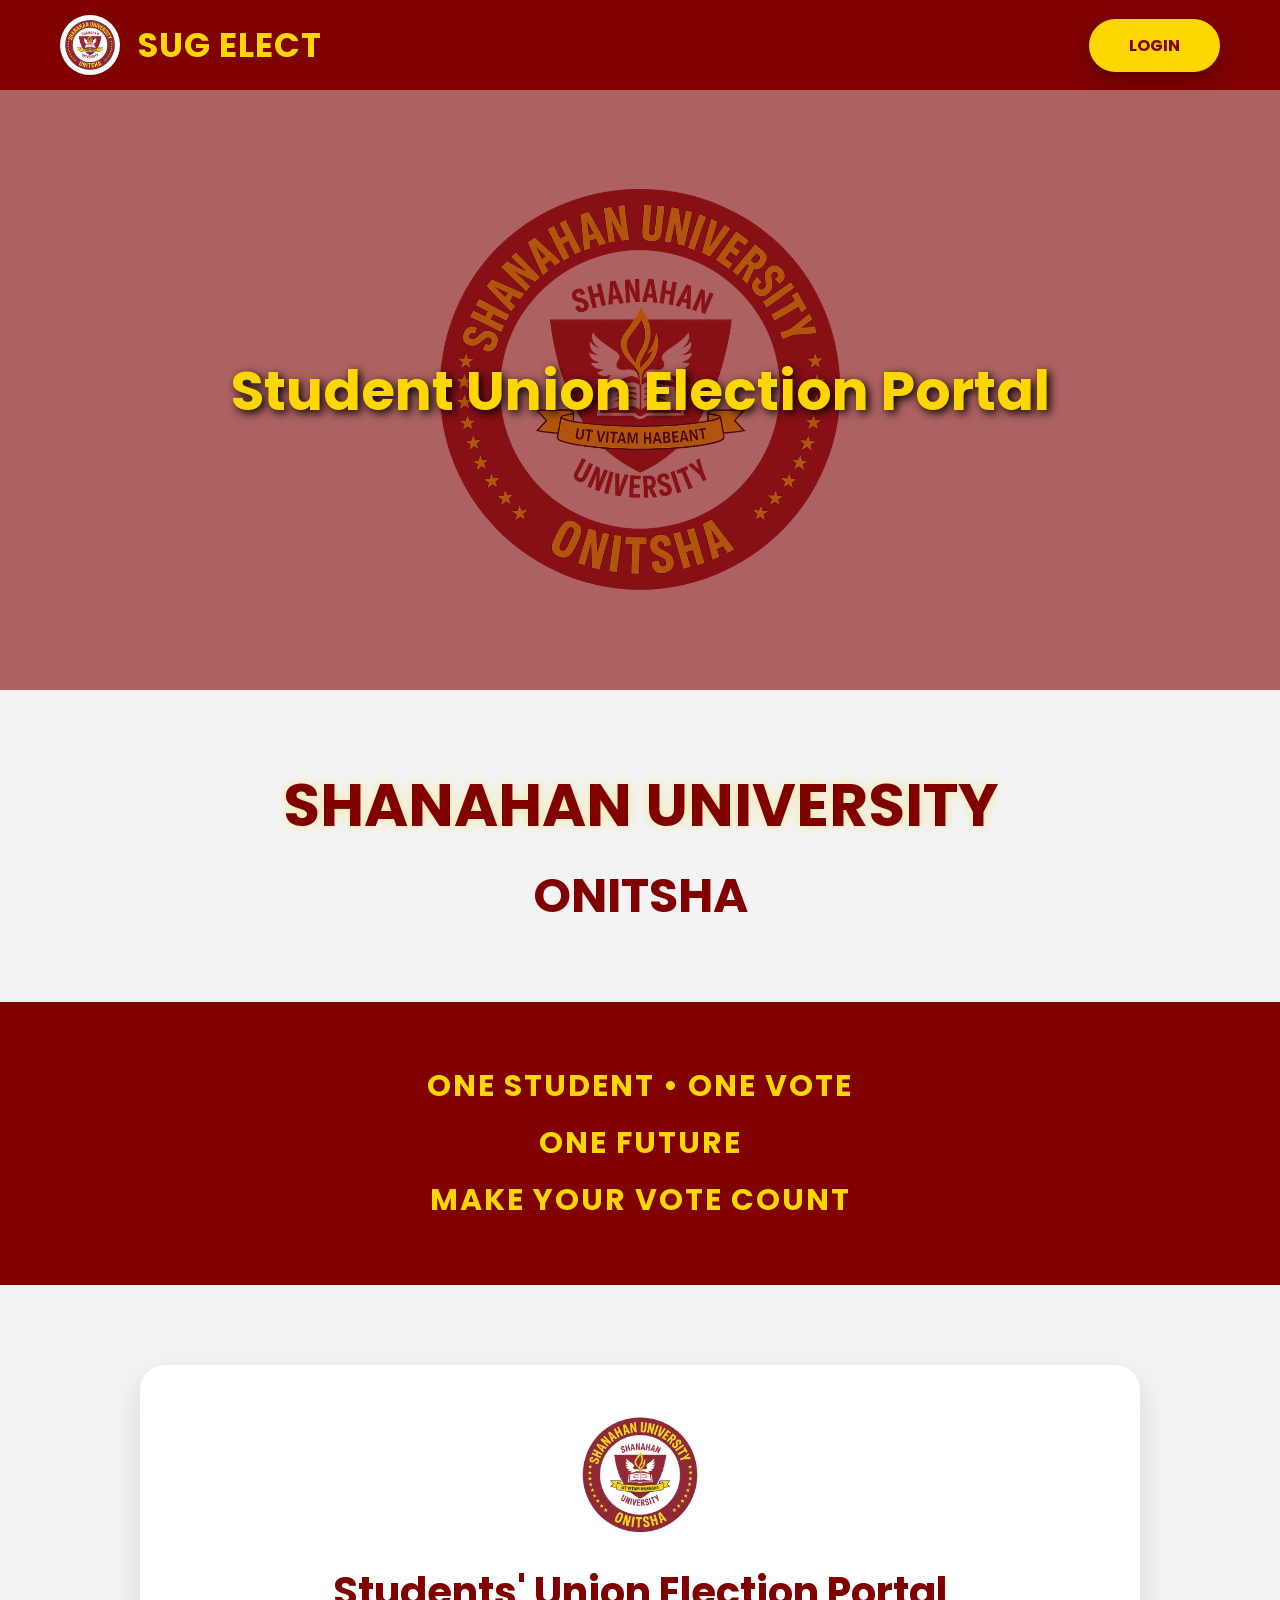
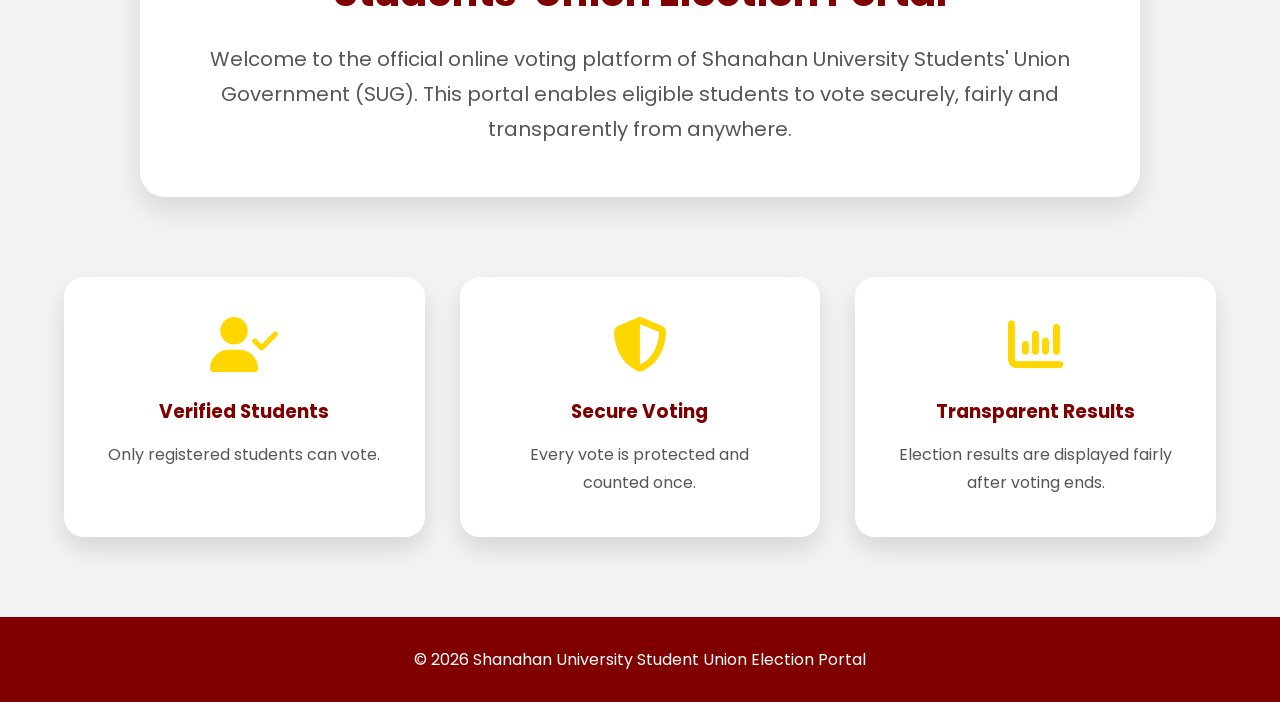
<file: index.html>
<!DOCTYPE html>
<html lang="en">

<head>

    <meta charset="UTF-8">
    <meta name="viewport" content="width=device-width, initial-scale=1.0">

    <title>Shanahan University Student Union Election</title>



    <link rel="stylesheet"
    href="https://cdnjs.cloudflare.com/ajax/libs/font-awesome/6.7.2/css/all.min.css">

</head>

<style>
    /*==============================
            GOOGLE FONT
    ===============================*/

    @import url('https://fonts.googleapis.com/css2?family=Poppins:wght@300;400;500;600;700&display=swap');

    *{
        margin:0;
        padding:0;
        box-sizing:border-box;
        font-family:'Poppins',sans-serif;
    }

    body{

        background:#f3f3f3;
        color:#800000;

    }

    /*==============================
                HEADER
    ===============================*/

    header{

        width:100%;
        height:90px;

        background:#800000;

        display:flex;
        justify-content:space-between;
        align-items:center;

        padding:0 60px;

        position:sticky;
        top:0;
        z-index:1000;

    }

    .logo-area{

        display:flex;
        align-items:center;
        gap:18px;

    }

    .logo-area img{

        width:60px;
        height:60px;
        border-radius:50%;
        background:white;
        padding:4px;

    }

    .logo-area h2{

        color:#FFD700;
        font-size:34px;
        letter-spacing:1px;

    }

    /*==============================
            LOGIN BUTTON
    ===============================*/

    .login-btn{

        text-decoration:none;

        background:#FFD700;

        color:#800000;

        padding:14px 40px;

        border-radius:40px;

        font-weight:700;

        transition:.35s;

        box-shadow:0 8px 18px rgba(0,0,0,.25);

    }

    .login-btn:hover{

        background:white;

        transform:translateY(-4px);

    }

    /*==============================
            HERO SECTION
    ===============================*/

    .hero{

        width:100%;
        height:600px;

        background:url("SHANAHAN-ROUND-LOGO.png") center/420px no-repeat;

        position:relative;

    }

    .overlay{

        width:100%;
        height:100%;

        background:rgba(128,0,0,.60);

        display:flex;
        flex-direction:column;

        justify-content:center;
        align-items:center;

        text-align:center;

    }

    #text{
        color:gold;
        font-size:55px;
        text-align:center;
        text-shadow:3px 3px 10px black;
        transition:opacity 1s ease;
        opacity:1;
        padding:20px;
    }



    /*==============================
        UNIVERSITY
    ===============================*/

    .university{

        padding:70px 20px;

        text-align:center;

    }

    .university h1{

        font-size:60px;

        color:#800000;

        text-shadow:0 0 12px rgba(255,215,0,.35);

    }

    .university h2{

        font-size:48px;

        margin-top:10px;

        color:#800000;

    }

    /*==============================
                MOTTO
    ===============================*/

    .motto{

        background:#800000;

        color:#FFD700;

        padding:50px;

        text-align:center;

    }

    .motto h2{

        margin:12px 0;

        font-size:30px;

        letter-spacing:2px;

    }

    /*==============================
                ABOUT
    ===============================*/

    .about{

        width:90%;

        max-width:1000px;

        margin:80px auto;

        background:white;

        border-radius:25px;

        padding:50px;

        text-align:center;

        box-shadow:0 12px 30px rgba(0,0,0,.12);

    }

    .about img{

        width:120px;

        margin-bottom:20px;

    }

    .about h2{

        color:#800000;

        margin-bottom:20px;

        font-size:40px;

    }

    .about p{

        font-size:20px;

        line-height:35px;

        color:#555;

    }

    /*==============================
            FEATURE CARDS
    ===============================*/

    .features{

        width:90%;

        max-width:1200px;

        margin:80px auto;

        display:grid;

        grid-template-columns:repeat(3,1fr);

        gap:35px;

    }

    .card{

        background:white;

        border-radius:20px;

        padding:40px;

        text-align:center;

        transition:.35s;

        box-shadow:0 12px 25px rgba(0,0,0,.12);

    }

    .card:hover{

        transform:translateY(-12px);

    }

    .card i{

        font-size:55px;

        color:#FFD700;

        margin-bottom:25px;

    }

    .card h3{

        color:#800000;

        margin-bottom:15px;

    }

    .card p{

        color:#555;

        line-height:28px;

    }

    /*==============================
                FOOTER
    ===============================*/

    footer{

        background:#800000;

        color:white;

        text-align:center;

        padding:30px;

        margin-top:60px;

        


    }



    ::-webkit-scrollbar{

        width:8px;

    }

    ::-webkit-scrollbar-thumb{

        background:#8B0000;

        border-radius:20px;

    }

    ::-webkit-scrollbar-track{

        background:#f2f2f2;

    }

    .container{
    animation:fadeIn 1s ease;

    }

    @keyframes fadeIn{

        from{

            opacity:0;

            transform:translateY(20px);

        }

        to{

            opacity:1;

            transform:translateY(0);

        }

    }


    /*==================================
            TABLET RESPONSIVE
    ==================================*/

    @media (max-width:992px){

    header{

        padding:0 30px;

    }

    .logo-area h2{

        font-size:28px;

    }

    .login-btn{

        padding:12px 30px;

    }

    .overlay h1{

        font-size:55px;

    }

    .overlay p{

        font-size:22px;

    }

    .university h1{

        font-size:45px;

    }

    .university h2{

        font-size:35px;

    }

    .features{

        grid-template-columns:repeat(2,1fr);

    }

    }






    /*==================================
            MOBILE RESPONSIVE
    ==================================*/

    @media (max-width:768px){

    header{

        flex-direction:column;

        height:auto;

        padding:20px;

        gap:20px;

    }

    .logo-area{

        flex-direction:column;

        text-align:center;

    }

    .logo-area h2{

        font-size:30px;

    }

    .login-btn{

        width:100%;

        text-align:center;

    }

    .hero{

        height:450px;

        background-size:250px;

    }

    .overlay h1{

        font-size:42px;

        padding:0 15px;

    }

    .overlay p{

        font-size:18px;

    }

    .university{

        padding:50px 20px;

    }

    .university h1{

        font-size:36px;

    }

    .university h2{

        font-size:28px;

    }

    .motto{

        padding:35px 20px;

    }

    .motto h2{

        font-size:22px;

    }

    .about{

        width:95%;

        padding:35px 20px;

    }

    .about img{

        width:90px;

    }

    .about h2{

        font-size:28px;

    }

    .about p{

        font-size:17px;

        line-height:30px;

    }

    .features{

        grid-template-columns:1fr;

    }

    .card{

        padding:35px 25px;

    }

    footer{

        font-size:15px;

    }

    }






    /*==================================
        SMALL SCREEN DEVICES
    ==================================*/

    @media (max-width:480px){

    .overlay h1{

        font-size:34px;

    }

    .overlay p{

        font-size:16px;

    }

    .logo-area h2{

        font-size:25px;

    }

    .login-btn{

        padding:12px;

        font-size:15px;

    }

    .university h1{

        font-size:28px;

    }

    .university h2{

        font-size:22px;

    }

    .motto h2{

        font-size:18px;

    }

    .about h2{

        font-size:24px;

    }

    .about p{

        font-size:15px;

    }

    .card h3{

        font-size:20px;

    }

    .card p{

        font-size:15px;

    }

    }


</style>
<body>
<div class="container">
    <!-- ================= HEADER ================= -->

    <header>

        <div class="logo-area">

            <img src="SHANAHAN-ROUND-LOGO.png" alt="SUG Logo">

            <h2>SUG ELECT</h2>

        </div>

        <a href="login.html" class="login-btn">

            LOGIN 

        </a>

    </header>


    <!-- ================= HERO SECTION ================= -->

    <section class="hero">

        <div class="overlay">

            <h1 id="text">Student Union Election Portal</h1>

            
        </div>

    </section>


    <!-- ================= UNIVERSITY ================= -->

    <section class="university">

        <h1>

            SHANAHAN UNIVERSITY

        </h1>

        <h2>

            ONITSHA

        </h2>

    </section>


    <!-- ================= MOTTO ================= -->

    <section class="motto">

        <h2>

            ONE STUDENT • ONE VOTE

        </h2>

        <h2>

            ONE FUTURE

        </h2>

        <h2>

            MAKE YOUR VOTE COUNT

        </h2>

    </section>


    <!-- ================= ABOUT ================= -->

    <section class="about">

        <img src="SHANAHAN-ROUND-LOGO.png" alt="Logo">

        <h2>

            Students' Union Election Portal

        </h2>

        <p>

            Welcome to the official online voting platform of Shanahan University Students' Union Government (SUG).

            This portal enables eligible students to vote securely, fairly and transparently from anywhere.

        </p>

    </section>


    <!-- ================= FEATURES ================= -->

    <section class="features">

        <div class="card">

            <i class="fa-solid fa-user-check"></i>

            <h3>Verified Students</h3>

            <p>

                Only registered students can vote.

            </p>

        </div>

        <div class="card">

            <i class="fa-solid fa-shield-halved"></i>

            <h3>Secure Voting</h3>

            <p>

                Every vote is protected and counted once.

            </p>

        </div>

        <div class="card">

            <i class="fa-solid fa-chart-column"></i>

            <h3>Transparent Results</h3>

            <p>

                Election results are displayed fairly after voting ends.

            </p>

        </div>

    </section>


    <!-- ================= FOOTER ================= -->

    <footer>

        <p>

            © 2026 Shanahan University Student Union Election Portal

        </p>

    </footer>

</div>

<script>

//======================================
// PAGE LOADED ANIMATION
//======================================

window.addEventListener("load", () => {

    document.body.style.opacity = "1";

});


//======================================
// SMOOTH SCROLL
//======================================

document.querySelectorAll('a[href^="#"]').forEach(anchor => {

    anchor.addEventListener("click", function(e){

        e.preventDefault();

        document.querySelector(this.getAttribute("href")).scrollIntoView({

            behavior:"smooth"

        });

    });

});


//======================================
// LOGIN BUTTON EFFECT
//======================================

const loginButton = document.querySelector(".login-btn");

loginButton.addEventListener("mouseenter", () => {

    loginButton.style.transform = "translateY(-4px) scale(1.05)";

});

loginButton.addEventListener("mouseleave", () => {

    loginButton.style.transform = "translateY(0) scale(1)";

});


//======================================
// FEATURE CARD ANIMATION
//======================================

const cards = document.querySelectorAll(".card");

cards.forEach(card => {

    card.addEventListener("mouseenter", () => {

        card.style.transform = "translateY(-10px)";

    });

    card.addEventListener("mouseleave", () => {

        card.style.transform = "translateY(0px)";

    });

});

    //=====================================
    //HERO ANIMATION
    //=====================================

    const messages = [
    "Student Union Election Portal",
    "Your Voice. Your Vote. Your Future.",
    "Secure • Transparent • Trusted.",
    "Every Vote Counts.",
    "Together We Shape Student Leadership."
];

let current = 0;

const text = document.getElementById("text");

setInterval(function(){

    text.style.opacity = "0";

    setTimeout(function(){

        current++;

        if(current >= messages.length){
            current = 0;
        }

        text.textContent = messages[current];

        text.style.opacity = "1";

    },1000);

},3000);


</script>

</body>

</html>
</file>
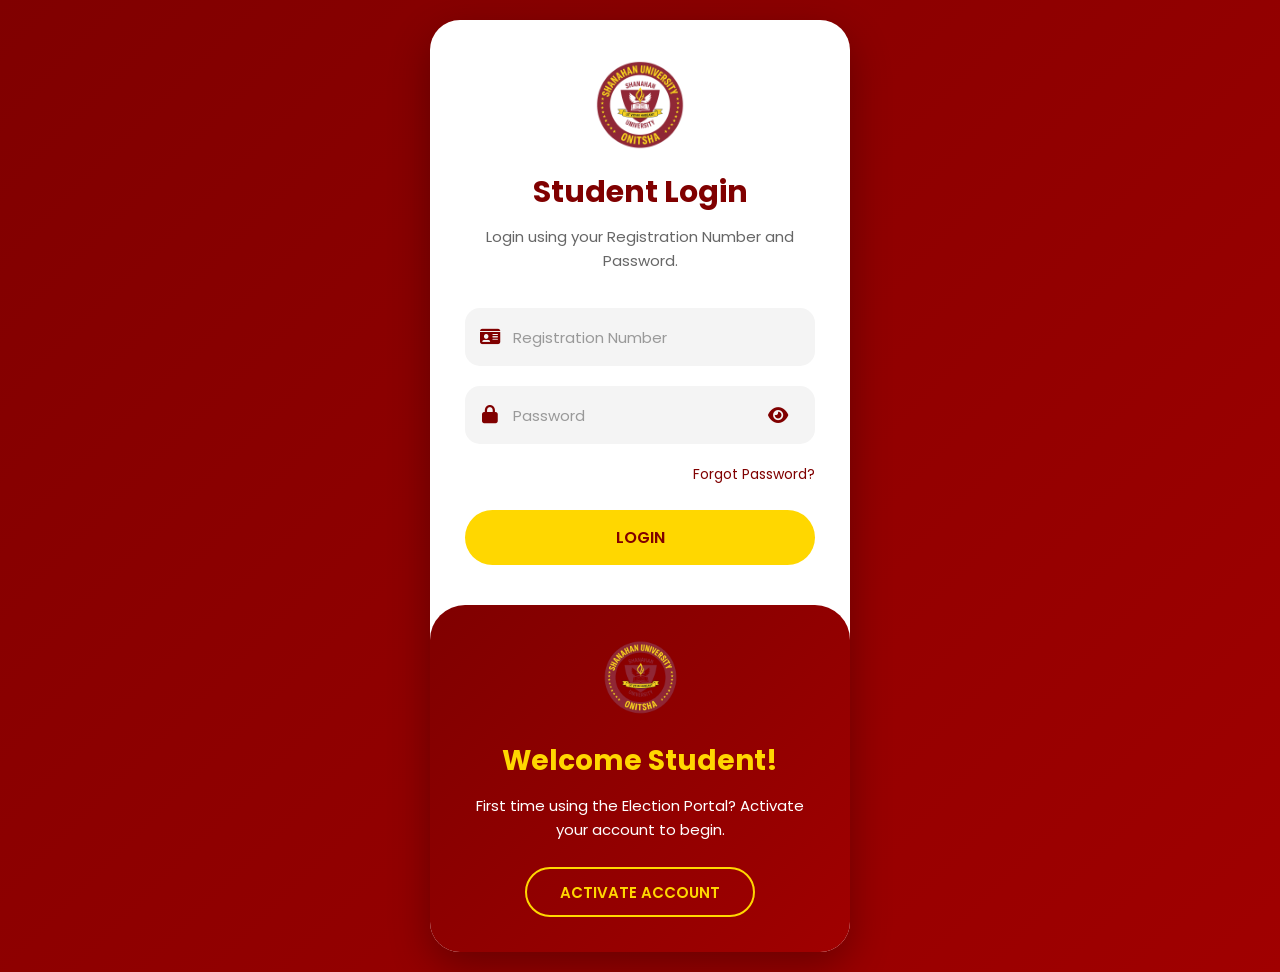
<file: login.html>
<!DOCTYPE html>
<html lang="en">

<head>

    <meta charset="UTF-8">

    <meta name="viewport"
    content="width=device-width, initial-scale=1.0">

    <title>
        LOGIN PORTAL
    </title>

    

    <!-- Google Font -->
    <link href="https://fonts.googleapis.com/css2?family=Poppins:wght@300;400;500;600;700&display=swap"
          rel="stylesheet">

    <!-- Font Awesome -->
    <link rel="stylesheet"
          href="https://cdnjs.cloudflare.com/ajax/libs/font-awesome/6.7.2/css/all.min.css">

</head>

<style>

/*====================================
        GOOGLE FONT
====================================*/

@import url('https://fonts.googleapis.com/css2?family=Poppins:wght@300;400;500;600;700&display=swap');


/*====================================
        RESET
====================================*/

*{
    margin:0;
    padding:0;
    box-sizing:border-box;
    font-family:'Poppins',sans-serif;
}


/*====================================
        BODY
====================================*/

body{

    background:linear-gradient(135deg,#800000,#a00000);

    min-height:100vh;

    display:flex;

    justify-content:center;

    align-items:center;

    padding:20px;

}


/*====================================
        MAIN CONTAINER
====================================*/

.container{

    position:relative;

    width:420px;

    max-width:100%;

    min-height:760px;

    background:#fff;

    border-radius:30px;

    overflow:hidden;

    box-shadow:0 15px 40px rgba(0,0,0,.30);

}


/*====================================
        FORM CONTAINER
====================================*/

.form-container{

    width:100%;

    padding:40px 35px;

    transition:.5s;

}

.activate-container{

    display:none;

}


/*====================================
        LOGO
====================================*/

.logo{

    width:90px;

    display:block;

    margin:0 auto 20px;

}


/*====================================
        HEADINGS
====================================*/

h2{

    text-align:center;

    color:#800000;

    font-size:30px;

    margin-bottom:10px;

}

.subtitle{

    text-align:center;

    color:#666;

    font-size:15px;

    line-height:24px;

    margin-bottom:35px;

}

/*====================================
        INPUT BOX
====================================*/

.input-box{

    position:relative;

    width:100%;

    height:58px;

    display:flex;

    align-items:center;

    background:#F4F4F4;

    border:2px solid transparent;

    border-radius:15px;

    margin-bottom:20px;

    transition:.3s;

}

.input-box:hover{

    border-color:#FFD700;

}

.input-box:focus-within{

    border-color:#800000;

    box-shadow:0 0 10px rgba(128,0,0,.15);

}


/*====================================
        LEFT ICON
====================================*/

.input-box > i:first-child{

    width:55px;

    text-align:center;

    color:#800000;

    font-size:18px;

}


/*====================================
        INPUT FIELD
====================================*/

.input-box input{

    width:100%;

    height:100%;

    border:none;

    outline:none;

    background:transparent;

    color:#333;

    font-size:15px;

    padding-right:55px;

}

.input-box input::placeholder{

    color:#999;

}


/*====================================
        PASSWORD EYE
====================================*/

.toggle-password{

    position:absolute;

    right:18px;

    top:50%;

    transform:translateY(-50%);

    width:35px;

    height:35px;

    display:flex;

    justify-content:center;

    align-items:center;

    cursor:pointer;

}

.toggle-password i{

    color:#800000;

    font-size:18px;

    transition:.3s;

}

.toggle-password:hover i{

    color:#FFD700;

}


/*====================================
      FORGOT PASSWORD
====================================*/

.forgot{

    display:block;

    text-align:right;

    text-decoration:none;

    color:#800000;

    font-size:14px;

    margin-bottom:25px;

    transition:.3s;

}

.forgot:hover{

    color:#FFD700;

}


/*====================================
        LOGIN BUTTON
====================================*/

.btn{

    width:100%;

    height:55px;

    border:none;

    border-radius:30px;

    background:#FFD700;

    color:#800000;

    font-size:16px;

    font-weight:600;

    cursor:pointer;

    transition:.35s;

}

.btn:hover{

    background:#800000;

    color:#fff;

    transform:translateY(-3px);

    box-shadow:0 8px 20px rgba(128,0,0,.30);

}

.btn:active{

    transform:scale(.98);

}
/*====================================
        BOTTOM PANEL
====================================*/

.bottom-panel{

    width:100%;

    background:linear-gradient(135deg,#800000,#A00000);

    border-radius:35px 35px 0 0;

    padding:35px 30px;

    text-align:center;

    color:#fff;

    transition: 5s ease;

}


/*====================================
        PANEL LOGO
====================================*/

.panel-logo{

    width:75px;

    margin-bottom:18px;

}


/*====================================
        PANEL TITLE
====================================*/

.bottom-panel h2{

    color:#FFD700;

    font-size:28px;

    margin-bottom:12px;

}


/*====================================
        PANEL TEXT
====================================*/

.bottom-panel p{

    color:#ffffff;

    font-size:15px;

    line-height:24px;

    margin-bottom:25px;

}


/*====================================
        SWITCH BUTTON
====================================*/

.switch-btn{

    width:230px;

    max-width:100%;

    height:50px;

    border:2px solid #FFD700;

    background:transparent;

    color:#FFD700;

    border-radius:30px;

    font-size:15px;

    font-weight:600;

    cursor:pointer;

    transition:.35s;

}

.switch-btn:hover{

    background:#FFD700;

    color:#800000;

    transform:translateY(-2px);

}


/*====================================
        ACTIVE MODE
====================================*/

.container.active .login-container{

    display:none;

}

.container.active .activate-container{

    display:block;

}



.bottom-panel{
     animation:slideUp 0.6s ease-in-out;
}

@keyframes slideUp{
    
    from{

        opacity:0;

        transform:translateY(20px);

    }

    to{

        opacity:1;

        transform:translateY(0);

    }
}
.login-container,
.activate-container{
    animation:fadeUp 0.5s ease-in-out;
}

@keyframes fadeUp{
    
    from{

        opacity:0;

        transform:translateY(30px);

    }

    to{

        opacity:1;

        transform:translateY(0);

    }

}

.container{
 animation:fadeIn .6s ease;

}

@keyframes fadeIn{

    from{

        opacity:0;

        transform:translateY(20px);

    }

    to{

        opacity:1;

        transform:translateY(0);

    }

}


/*====================================
        MOBILE RESPONSIVE
====================================*/

@media(max-width:768px){

.container{

    width:100%;

    min-height:100vh;

    border-radius:0;

}

.form-container{

    padding:35px 25px;

}

.logo{

    width:80px;

}

h2{

    font-size:26px;

}

.subtitle{

    font-size:14px;

}

.bottom-panel{

    padding:30px 25px;

}

.bottom-panel h2{

    font-size:24px;

}

.switch-btn{

    width:100%;

}

}


</style>
<body>

<div class="container">

    <!-- =========================
         LOGIN FORM
    ========================== -->

    <div class="form-container login-container">
        

        <img src="SHANAHAN-ROUND-LOGO.png"
             class="logo"
             alt="Shanahan University Logo">

        <h2>Student Login</h2>

        <p class="subtitle">
            Login using your Registration Number
            and Password.
        </p>

        <form>

            <!-- Registration Number -->

            <div class="input-box">

                <i class="fa-solid fa-id-card"></i>

                <input
                    type="text"
                    id="loginRegNO"
                    placeholder="Registration Number"
                    required>

            </div>

            <!-- Password -->

            <div class="input-box">

                <i class="fa-solid fa-lock"></i>

                <input
                    type="password"
                    id="loginPassword"
                    placeholder="Password"
                    required>

                <span class="toggle-password"
                      onclick="togglePassword('loginPassword',this)">

                    <i class="fa-solid fa-eye"></i>

                </span>

            </div>

            <a href="#" class="forgot">
                Forgot Password?
            </a>
             <!--REMEMBER TO CHANGE THE BUTTON TYPE TO SUBMIT BEFORE CONNECTING TO THE BACKEND-->
            <button type="submit" class="btn">

                LOGIN

            </button>

        </form>
        
    </div>
        <!-- =========================
         ACTIVATION FORM
    ========================== -->

    <div class="form-container activate-container">

        <img src="SHANAHAN-ROUND-LOGO.png"
             class="logo"
             alt="Shanahan University Logo">

        <h2>First Time Activation</h2>

        <p class="subtitle">
            Create your password to activate
            your voting account.
        </p>

        <form>

            <!-- Registration Number -->

            <div class="input-box">

                <i class="fa-solid fa-id-card"></i>

                <input
                    type="text"
                    placeholder="Registration Number"
                    required>

            </div>

            <!-- Create Password -->

            <div class="input-box">

                <i class="fa-solid fa-lock"></i>

                <input
                    type="password"
                    id="newPassword"
                    placeholder="Create Password"
                    required>

                <span class="toggle-password"
                      onclick="togglePassword('newPassword',this)">

                    <i class="fa-solid fa-eye"></i>

                </span>

            </div>

            <!-- Confirm Password -->

            <div class="input-box">

                <i class="fa-solid fa-lock"></i>

                <input
                    type="password"
                    id="confirmPassword"
                    placeholder="Confirm Password"
                    required>

                <span class="toggle-password"
                      onclick="togglePassword('confirmPassword',this)">

                    <i class="fa-solid fa-eye"></i>

                </span>

            </div>

            <button type="submit" class="btn">

                ACTIVATE ACCOUNT

            </button>

        </form>

    </div>


    <!-- =========================
         BOTTOM PANEL
    ========================== -->

    <div class="bottom-panel">

        <img src="SHANAHAN-ROUND-LOGO.png"
             class="panel-logo"
             alt="Logo">

        <h2 id="panelTitle">
            Welcome Student!
        </h2>

        <p id="panelText">

            First time using the Election Portal?

            Activate your account to begin.

        </p>

        <button id="switchBtn"
                class="switch-btn">

            ACTIVATE ACCOUNT

        </button>

    </div>

</div>



<script src="students.js"></script>




<script>
/*====================================
      SELECT ELEMENTS
====================================*/

const container = document.querySelector(".container");

const loginContainer = document.querySelector(".login-container");
const activateContainer = document.querySelector(".activate-container");

const switchBtn = document.getElementById("switchBtn");

const panelTitle = document.getElementById("panelTitle");
const panelText = document.getElementById("panelText");

let activateMode = false;


/*====================================
      STUDENT LOGIN
====================================*/

const loginForm = document.querySelector(
    ".form-container.login-container form"
);

loginForm.addEventListener("submit", function (event) {

    event.preventDefault();

    console.log("Login form submitted!");

    if (!Array.isArray(window.students)) {
        console.error(
            "Student database not loaded. Check students.js."
        );

        alert("Student database not loaded. Check students.js.");
        return;
    }

    const enteredRegNo = document
        .getElementById("loginRegNO")
        .value.trim();

    const enteredPassword = document
        .getElementById("loginPassword")
        .value;

    const student = window.students.find(function (student) {

        return student.regNo === enteredRegNo &&
               student.demoPassword === enteredPassword;

    });

    if (student) {

        sessionStorage.setItem(
            "loggedInRegNo",
            student.regNo
        );

      

        window.location.href = "student dashboard.html";

    } else {

        alert("Incorrect registration number or password.");

    }

});


/*====================================
      SWITCH BETWEEN FORMS
====================================*/

switchBtn.addEventListener("click", function () {

    activateMode = !activateMode;

    container.classList.toggle("active");

    if (activateMode) {

        loginContainer.style.display = "none";
        activateContainer.style.display = "block";

        panelTitle.innerHTML = "Welcome Back!";

        panelText.innerHTML =
        "Already activated your account? Login below and cast your vote.";

        switchBtn.innerHTML = "BACK TO LOGIN";

    }

    else {

        activateContainer.style.display = "none";
        loginContainer.style.display = "block";

        panelTitle.innerHTML = "Welcome Student!";

        panelText.innerHTML =
        "First time using the Election Portal? Activate your account to begin.";

        switchBtn.innerHTML = "ACTIVATE ACCOUNT";

    }

});


/*====================================
      SHOW/HIDE PASSWORD
====================================*/

function togglePassword(inputId, element) {

    const input = document.getElementById(inputId);

    const icon = element.querySelector("i");

    if (input.type === "password") {

        input.type = "text";

        icon.classList.remove("fa-eye");

        icon.classList.add("fa-eye-slash");

    }

    else {

        input.type = "password";

        icon.classList.remove("fa-eye-slash");

        icon.classList.add("fa-eye");

    }

}


/*====================================
      BUTTON CLICK EFFECT
====================================*/

document.querySelectorAll(".btn,.switch-btn").forEach(button => {

    button.addEventListener("mousedown", () => {

        button.style.transform = "scale(.97)";

    });

    button.addEventListener("mouseup", () => {

        button.style.transform = "scale(1)";

    });

});


/*====================================
      PAGE LOAD
====================================*/

window.addEventListener("load", () => {

    document.body.style.opacity = "1";

});

</script>

</body>
</html>
</file>
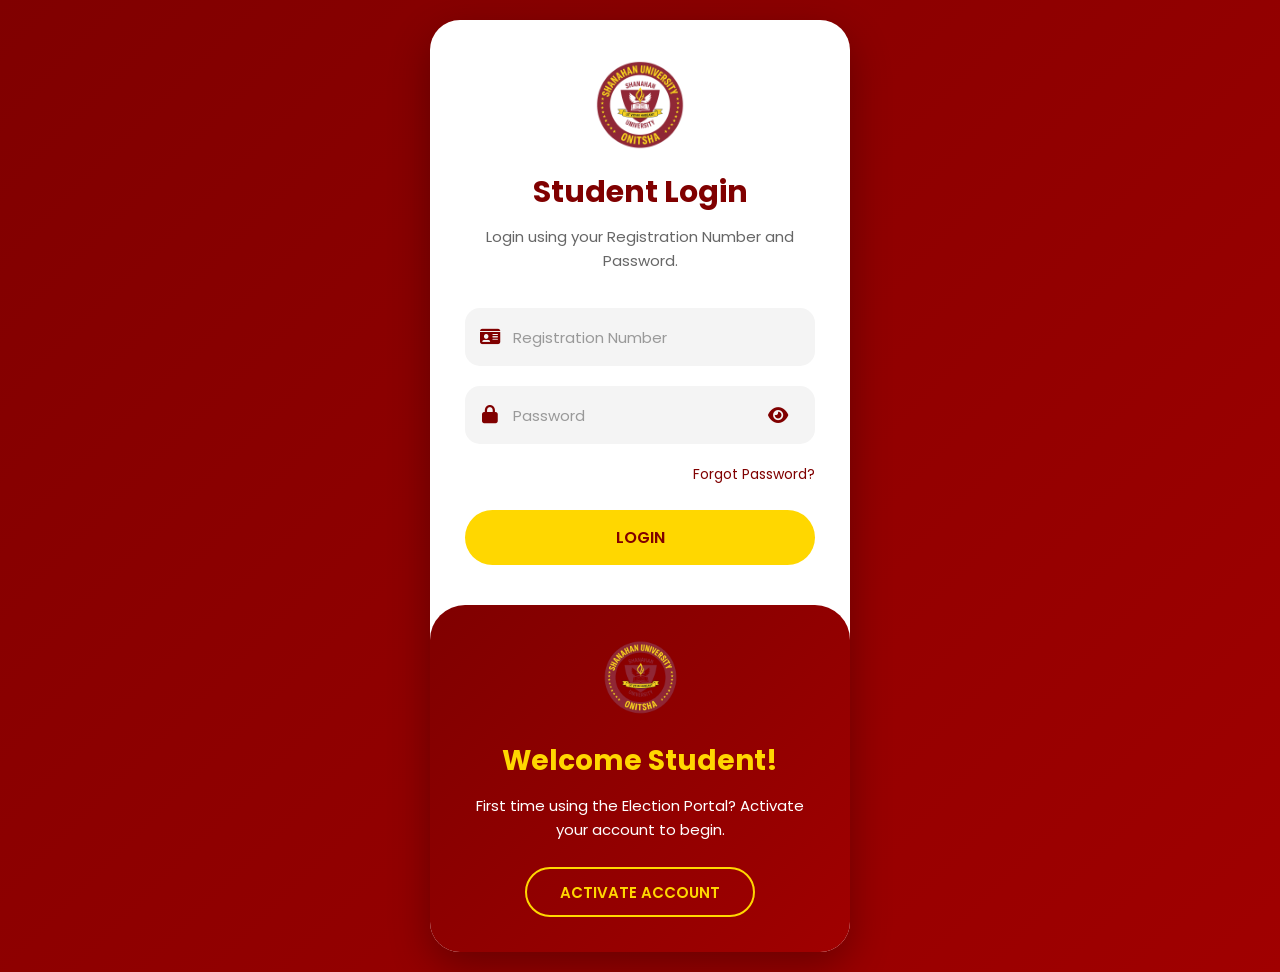
<file: logout.html>
<!DOCTYPE html>
<html lang="en">
<head>
    <meta charset="UTF-8">
    <meta name="viewport" content="width=device-width, initial-scale=1.0">
    <title>logout page</title>

    
    <!-- Google Font -->
    <link href="https://fonts.googleapis.com/css2?family=Poppins:wght@300;400;500;600;700&display=swap" rel="stylesheet">

    <!-- Font Awesome -->
    <link rel="stylesheet"
        href="https://cdnjs.cloudflare.com/ajax/libs/font-awesome/6.7.2/css/all.min.css">



</head>

<style>
    

* {
    margin: 0;
    padding: 0;
    box-sizing: border-box;
}


html {
    scroll-behavior: smooth;
}


body {
    font-family: Arial, sans-serif;

    background: #f5f6fa;

    color: #333;

    min-height: 100vh;
}


/* =========================================
   SIDEBAR
========================================= */

.sidebar {
    position: fixed;

    top: 0;
    left: 0;

    width: 260px;

    height: 100vh;

    background:#800000;

    color: white;

    padding: 25px 18px;

    display: flex;
    flex-direction: column;

    z-index: 1000;

    overflow-y: auto;

    transition: 0.4s ease;

    scrollbar-width: none;
}


.sidebar::-webkit-scrollbar {
    display: none;
}


/* =========================================
   CLOSE MENU BUTTON
========================================= */

.close-menu {
    display: none;

    position: absolute;

    top: 15px;
    right: 15px;

    width: 38px;
    height: 38px;

    border: none;

    border-radius: 50%;

    background: transparent;

    color: white;
    font-size: 20px;

    cursor: pointer;

    align-items: center;
    justify-content: center;
}


/* =========================================
   LOGO
========================================= */

.logo-area {
    text-align: center;

    margin-bottom: 35px;
}


.logo img{
    width: 65px;
    height: 65px;

    margin: 0 auto 10px;

    border-radius: 50%;

    opacity: 1;
    display: flex;

    align-items: center;
    justify-content: center;

    font-size: 28px;

    object-fit: scale-down;
}


.logo-area h2 {
    font-size: 20px;

    color: #ffd700;

    margin-bottom: 4px;

}


.logo-area p {
    font-size: 10px;

    letter-spacing: 2px;
}


/* =========================================
   SIDEBAR NAVIGATION
========================================= */

.sidebar-nav {
    display: flex;

    flex-direction: column;

    gap: 8px;
}


.sidebar-nav a {
    display: flex;

    align-items: center;

    gap: 13px;

    padding: 13px 15px;

    border-radius: 10px;

    color: white;

    text-decoration: none;

    transition: 0.3s ease;
}


.sidebar-nav a i {
    width: 20px;

    text-align: center;
}


.sidebar-nav a:hover,
.sidebar-nav a.active {
    background: #ffd700;

    color: #650018;
}


/* =========================================
   NOTIFICATION COUNT
========================================= */




/* =========================================
   MAIN CONTENT
========================================= */

.main-content {
    margin-left: 260px;

    width: calc(100% - 260px);

    min-height: 100vh;

    padding: 30px 40px;
}

.topbar {
    display: flex;

    align-items: center;

    justify-content: space-between;

    margin-bottom: 30px;
}


.menu-btn {
    display: none;

    width: 45px;
    height: 45px;

    border: none;

    border-radius: 10px;

    background:#800000;

    color: white;

    font-size: 20px;

    cursor: pointer;
}


.notification {
    position: relative;

    width: 45px;
    height: 45px;

    border-radius: 50%;

    background: white;

    display: flex;

    align-items: center;
    justify-content: center;

    box-shadow: 0 3px 12px rgba(0, 0, 0, 0.08);

    transition: 0.6s ease;
}

.notification i{
    display: flex;

    align-content: center;
    
    justify-content: center;
    
    font-size: 17px;
    
    color: #8b0020;

}

.notification span {
    position: absolute;

    top: -3px;
    right: -3px;

    width: 19px;
    height: 19px;

    border-radius: 50%;

    background:#800000;

    color: white;

    display: flex;

    align-items: center;
    justify-content: center;

    font-size: 9px;
}


.notification:hover{

    background: #ffd700;

    transform: translateY(-5px);
}


.page-header{ 
    display: flex;
    
    align-items: center;
    
    gap: 10px;
    
    padding: 20px;

}

.page-header-icon{
    
    color: #8b0020;
    
    font-weight: bolder;

    font-size: 30px;

}

.page-header h1{
    
    font-size: 30px;
    
    text-decoration: none;
    
    color: #8b0020;

}


.page-description {
    color: #777;

    font-size: 16px;

    margin-bottom: 25px;
}
 

.account-card {
    background: white;

    border-radius: 18px;

    padding: 30px;

    box-shadow:
        0 8px 25px rgba(0, 0, 0, 0.07);

    max-width: 950px;

    margin: 0 auto 25px;
} 


/* =========================================
   STUDENT INFORMATION
========================================= */

.student-information {
    display: flex;

    align-items: center;

    gap: 20px;

    padding-bottom: 25px;

    margin-bottom: 25px;

    border-bottom: 1px solid #eee;
}


.student-avatar {
    width: 75px;
    
    height: 75px;   

    border-radius: 50%;


    display: flex;

    align-items: center;
    
    justify-content: center;

    border: 4px solid #c79b00;
}

.student-avatar img{
    width: 100%;
    
    height: 100%;
    
    object-fit: cover;

    border-radius: 30px;
    
}

.student-details h2 {
    color: #650018;

    font-size: 21px;

    margin-bottom: 5px;
}


.student-details strong {
    display: inline-block;

    color: #c79b00;

    font-size: 13px;

    margin-bottom: 5px;
}


.student-details p {
    color: #777;

    font-size: 12px;

    margin-top: 3px;
}


.account-option {
    display: flex;

    align-items: center;

    gap: 18px;

    padding: 22px;

    border-radius: 14px;

    margin-bottom: 18px;

    border: 1px solid #eee;

    transition: 0.3s ease;
}


.account-option:hover {
    transform: translateY(-2px);

    box-shadow:
        0 6px 18px rgba(0, 0, 0, 0.08);
}


/* =========================================
   OPTION ICON
========================================= */

.option-icon {
    width: 52px;
    height: 52px;

    flex-shrink: 0;

    border-radius: 12px;

    display: flex;

    align-items: center;
    justify-content: center;

    font-size: 20px;
}


.logout-option .option-icon {
    background: #fff4c2;

    color: #a67c00;
}


.delete-option .option-icon {
    background: #ffe5e9;

    color: #c0002b;
}


.option-content {
    flex: 1;
}


.option-content h3 {
    color: #650018;

    font-size: 16px;

    margin-bottom: 6px;
}


.option-content p {
    color: #777;

    font-size: 12px;

    line-height: 1.6;
}


.option-content strong {
    color: #c0002b;
}


/* =========================================
   LOGOUT BUTTON
========================================= */

.logout-account-btn {
    border: none;

    padding: 11px 17px;

    border-radius: 9px;

    background: #650018;

    color: white;

    font-size: 12px;

    font-weight: 600;

    cursor: pointer;

    display: flex;

    align-items: center;

    gap: 8px;

    white-space: nowrap;

    transition: 0.3s ease;
}


.logout-account-btn:hover {
    background: #850021;

    color: #c79b00;

    transform: translateY(-1px);
}


.delete-account-btn {
    border: none;

    padding: 11px 17px;

    border-radius: 9px;

    background: #c0002b;

    color: white;

    font-size: 12px;

    font-weight: 600;

    cursor: pointer;

    display: flex;

    align-items: center;

    gap: 8px;

    white-space: nowrap;

    transition: 0.3s ease;
}


.delete-account-btn:hover {
    background: #650018;

    color: #c79b00;

    transform: translateY(-1px);
}


.important-notice {
    display: flex;

    align-items: center;

    gap: 15px;

    padding: 18px;

    border-radius: 12px;

    background: #fffaf0;

    border: 1px solid #f2df9b;

    margin-top: 8px;
}

.notice-icon {
    width: 42px;
    height: 42px;

    flex-shrink: 0;

    border-radius: 50%;

    background: #ffd700;

    color: #650018;

    font-size: 20px;

    display: flex;

    align-items: center;
    justify-content: center;
}


.important-notice h3 {
    color: #650018;

    font-size: 13px;

    margin-bottom: 4px;
}


.important-notice p {
    color: #777;

    font-size: 11px;

    line-height: 1.5;
}


.security-message {
    max-width: 950px;

    margin: 0 auto;

    background: #650018;

    color: white;

    border-radius: 15px;

    padding: 20px 25px;

    display: flex;

    align-items: center;

    gap: 15px;

    overflow: hidden;

    position: relative;
}


.security-icon {
    width: 45px;
    height: 45px;

    flex-shrink: 0;

    border-radius: 50%;

    background: rgba(255, 215, 0, 0.15);

    color: #ffd700;

    display: flex;

    align-items: center;
    justify-content: center;

    font-size: 18px;
}


.security-message h3 {
    font-size: 14px;

    margin-bottom: 4px;

    color: #ffd700;
}


.security-message p {
    font-size: 11px;

    color: rgba(255, 255, 255, 0.8);

    line-height: 1.5;
}


.security-shield {
    margin-left: auto;

    font-size: 65px;

    color: rgba(255, 215, 0, 0.12);

    

    transform: rotate(10deg);
}


.modal-overlay {
    position: fixed;

    inset: 0;

    background: rgba(0, 0, 0, 0.55);

    display: none;

    align-items: center;
    justify-content: center;

    padding: 20px;

    z-index: 2000;

    backdrop-filter: blur(5px);
}


/* =========================================
   CONFIRMATION MODAL
========================================= */

.confirmation-modal {
    position: relative;

    width: 100%;
    max-width: 430px;

    background: white;

    border-radius: 20px;

    padding: 35px 30px;

    text-align: center;

    box-shadow:
        0 20px 60px rgba(0, 0, 0, 0.25);

    animation: modalShow 0.3s ease;
}


@keyframes modalShow {

    from {
        opacity: 0;
        transform: scale(0.9) translateY(15px);
    }

    to {
        opacity: 1;
        transform: scale(1) translateY(0);
    }

}


/* =========================================
   MODAL CLOSE BUTTON
========================================= */

.modal-close {
    position: absolute;

    top: 15px;
    right: 15px;

    width: 34px;
    height: 34px;

    border: none;

    border-radius: 50%;

    background: #f3f3f3;

    color: #777;

    cursor: pointer;

    display: flex;

    align-items: center;
    justify-content: center;

    transition: 0.3s ease;
}


.modal-close:hover {
    background: #650018;

    color: white;
}


/* =========================================
   MODAL ICON
========================================= */

.modal-icon {
    width: 65px;
    height: 65px;

    margin: 0 auto 18px;

    border-radius: 50%;

    display: flex;

    align-items: center;
    justify-content: center;

    font-size: 25px;
}


.logout-modal-icon {
    background: #fff4c2;

    color: #a67c00;
}


.delete-modal-icon {
    background: #ffe5e9;

    color: #c0002b;
}


/* =========================================
   MODAL TEXT
========================================= */

.confirmation-modal h2 {
    color: #650018;

    font-size: 21px;

    margin-bottom: 10px;
}


.confirmation-modal p {
    color: #777;

    font-size: 13px;

    line-height: 1.7;

    margin-bottom: 25px;
}


.confirmation-modal p strong {
    color: #c0002b;
    text-decoration: underline;
}


/* =========================================
   MODAL BUTTONS
========================================= */

.modal-buttons {
    display: flex;

    justify-content: center;

    gap: 15px;
}


.cancel-btn,
.confirm-logout-btn,
.confirm-delete-btn {
    border: none;

    border-radius: 9px;

    padding: 11px 16px;

    font-size: 12px;

    font-weight: 600;

    cursor: pointer;

    transition: 0.3s ease;
}


.cancel-btn {
    background: #eee;

    color: #555;
}


.cancel-btn:hover {
    background: #ddd;
}


.confirm-logout-btn {
    background: #650018;

    color: white;
}


.confirm-logout-btn:hover {
    background: #850021;
    color: #c79b00;
}


.confirm-delete-btn {
    background: #c0002b;

    color: white;
}


.confirm-delete-btn:hover {
    background: #a00024;
}


.success-screen {
    position: fixed;

    inset: 0;

    background: #f5f6fa;

    display: none;

    align-items: center;
    justify-content: center;

    padding: 20px;

    z-index: 3000;
}

.success-card {
    width: 100%;

    max-width: 500px;

    background: white;

    border-radius: 22px;

    padding: 45px 35px;

    text-align: center;

    box-shadow:
        0 15px 50px rgba(0, 0, 0, 0.1);

    animation: successShow 0.5s ease;
}


@keyframes successShow {

    from {
        opacity: 0;

        transform: translateY(25px)
                   scale(0.95);
    }

    to {
        opacity: 1;

        transform: translateY(0)
                   scale(1);
    }

}


/* =========================================
   SUCCESS ICON
========================================= */

.success-icon {
    width: 85px;
    height: 85px;

    margin: 0 auto 20px;

    border-radius: 50%;

    background: #e8f8ee;

    color: #16803c;

    display: flex;

    align-items: center;
    justify-content: center;

    font-size: 35px;

    border: 6px solid #f3fbf5;
}


.delete-success-icon {
    background: #fff0f2;

    color: #c0002b;
}


/* =========================================
   SUCCESS TITLE
========================================= */

.success-card h1 {
    color: #650018;

    font-size: 25px;

    margin-bottom: 18px;
}


/* =========================================
   GOLD DIVIDER
========================================= */

.gold-divider {
    display: flex;

    align-items: center;

    justify-content: center;

    gap: 10px;

    margin-bottom: 20px;
}


.gold-divider span {
    width: 55px;

    height: 2px;

    background: #ffd700;
}


.gold-divider i {
    color: #ffd700;

    font-size: 7px;
}


.success-card p {
    color: #777;

    font-size: 13px;

    line-height: 1.8;

    margin-bottom: 25px;
}


/* =========================================
   BACK TO LOGIN BUTTON
========================================= */

.back-login-btn {
    display: inline-flex;

    align-items: center;

    justify-content: center;

    gap: 9px;

    padding: 12px 22px;

    border-radius: 10px;

    background: #650018;

    color: white;

    text-decoration: none;

    font-size: 12px;

    font-weight: 600;

    transition: 0.3s ease;
}


.back-login-btn:hover {
    background: #850021;

    transform: translateY(-2px);
}


/* =========================================
   SECURITY REMINDER
========================================= */

.security-reminder {
    display: flex;

    align-items: center;

    justify-content: center;

    gap: 8px;

    margin-top: 25px;

    padding-top: 18px;

    border-top: 1px solid #eee;

    color: #888;

    font-size: 10px;

    line-height: 1.5;
}


.security-reminder i {
    color: #c79b00;
}


.footer {
    margin-left: 260px;

    padding: 20px 40px;

    display: flex;

    justify-content: center;

    align-items: center;

    color: #727171;

    font-size: 16px;
}


.footer-message {
    display: flex;

    align-items: center;

    gap: 8px;
}


.footer-message i {
    color: #c79b00;
}


/* =========================================
   MOBILE RESPONSIVE
========================================= */

@media (max-width: 992px) {

    .sidebar {
        left: -260px;
    }


    .sidebar.active {
        left: 0;
    }


    .close-menu {
        display: flex;
    }


    .main-content {
        margin-left: 0;

        width: 100%;

        padding: 25px;
    }


    .menu-btn {
        display: flex;

        align-items: center;

        justify-content: center;
    }


    .footer {
        margin-left: 0;

        padding: 20px 25px;
    }

}


/* =========================================
   SMALL TABLETS
========================================= */

@media (max-width: 768px) {

    .main-content {
        padding: 20px;
    }


    .account-card {
        padding: 22px;
    }


    .account-option {
        align-items: flex-start;

        flex-wrap: wrap;
    }


    .option-content {
        min-width: 200px;
    }


    .logout-account-btn,
    .delete-account-btn {
        width: 100%;

        justify-content: center;

        margin-left: 70px;
    }


    .security-message {
        padding: 18px;
    }


    .security-shield {
        display: none;
    }


    .footer {
        flex-direction: column;

        gap: 10px;

        text-align: center;
    }

}


/* =========================================
   MOBILE PHONES
========================================= */

@media (max-width: 576px) {

    .main-content {
        padding: 15px;
    }


    .topbar {
        margin-bottom: 22px;
    }


    .user-greeting {
        margin-right: 10px;
    }


    .user-greeting h3 {
        font-size: 12px;
    }


    .user-greeting p {
        font-size: 9px;
    }


    .user-avatar,
    .menu-btn,
    .notification {
        width: 40px;

        height: 40px;
    }


    .page-header-icon {
        width: 45px;

        height: 45px;

        font-size: 18px;
    }


    .page-header h1 {
        font-size: 20px;
    }


    .breadcrumb {
        font-size: 9px;
    }


    .page-description {
        font-size: 11px;

        line-height: 1.6;
    }


    .account-card {
        padding: 18px;

        border-radius: 15px;
    }


    .student-information {
        gap: 13px;

        align-items: flex-start;
    }


    .student-avatar {
        width: 58px;

        height: 58px;

        font-size: 22px;
    }


    .student-details h2 {
        font-size: 17px;
    }


    .student-details strong {
        font-size: 11px;
    }


    .student-details p {
        font-size: 10px;
    }


    .account-option {
        padding: 17px;

        gap: 12px;
    }


    .option-icon {
        width: 43px;

        height: 43px;

        font-size: 17px;
    }


    .option-content {
        min-width: 0;

        flex: 1;
    }


    .option-content h3 {
        font-size: 14px;
    }


    .option-content p {
        font-size: 10px;
    }


    .logout-account-btn,
    .delete-account-btn {
        margin-left: 0;

        font-size: 11px;

        padding: 10px;
    }


    .important-notice {
        align-items: flex-start;

        padding: 14px;
    }


    .notice-icon {
        width: 38px;

        height: 38px;
    }


    .important-notice h3 {
        font-size: 12px;
    }


    .important-notice p {
        font-size: 9px;
    }


    .security-message {
        align-items: flex-start;

        padding: 16px;
    }


    .security-message h3 {
        font-size: 12px;
    }


    .security-message p {
        font-size: 9px;
    }


    .confirmation-modal {
        padding: 30px 20px;
    }


    .confirmation-modal h2 {
        font-size: 18px;
    }


    .confirmation-modal p {
        font-size: 11px;
    }


    .modal-buttons {
        flex-direction: column;
    }


    .cancel-btn,
    .confirm-logout-btn,
    .confirm-delete-btn {
        width: 100%;
    }


    .success-card {
        padding: 35px 20px;
    }


    .success-icon {
        width: 70px;

        height: 70px;

        font-size: 28px;
    }


    .success-card h1 {
        font-size: 20px;
    }


    .success-card p {
        font-size: 11px;
    }


    .security-reminder {
        font-size: 9px;
    }


    .footer {
        padding: 18px 15px;

        font-size: 9px;
    }

}


/* =========================================
   VERY SMALL PHONES
========================================= */

@media (max-width: 360px) {

    .main-content {
        padding: 12px;
    }


    .page-header h1 {
        font-size: 17px;
    }


    .account-card {
        padding: 14px;
    }


    .student-avatar {
        width: 50px;

        height: 50px;

        font-size: 19px;
    }


    .student-details h2 {
        font-size: 15px;
    }


    .account-option {
        padding: 14px;
    }


    .option-content h3 {
        font-size: 13px;
    }


    .option-content p {
        font-size: 9px;
    }


    .success-card {
        padding: 30px 15px;
    }

}


/* =========================================
   ACCESSIBILITY
========================================= */

@media (prefers-reduced-motion: reduce) {

    *,
    *::before,
    *::after {
        animation-duration: 0.01ms !important;

        animation-iteration-count: 1 !important;

        transition-duration: 0.01ms !important;

        scroll-behavior: auto !important;
    }

}
    


</style>

<body>
    
    <!-- =========================================
         SIDEBAR
    ========================================== -->

    <aside class="sidebar">

        <!-- CLOSE BUTTON -->

        <button class="close-menu">

            <i class="fas fa-xmark"></i>

        </button>


        <!-- LOGO -->

        <div class="logo-area">

            <div class="logo">

                <img src="SHANAHAN-ROUND-LOGO.png" alt="logo">

            </div>

            <h2>SUG ELECTION</h2>

            <p>STUDENT PORTAL</p>

        </div>


        <!-- NAVIGATION -->

        <nav class="sidebar-nav">

            <a href="student dashboard.html">

                <i class="fas fa-house"></i>

                <span>Dashboard</span>

            </a>


            <a href="profile.html">

                <i class="fas fa-user"></i>

                <span>My Profile</span>

            </a>


            <a href="voting.html">

                <i class="fas fa-vote-yea"></i>

                <span>Vote</span>

            </a>


            <a href="results.html">

                <i class="fas fa-chart-column"></i>

                <span>Results</span>

            </a>


            <a href="notification.html">

                <i class="fas fa-bell"></i>

                <span>Notifications</span>

                

            </a>


            <!-- ACTIVE PAGE -->

            <a href="logout.html"
               class="active">

                <i class="fas fa-right-from-bracket"></i>

                <span>Logout</span>

            </a>

        </nav>

    </aside>



    <!-- =========================================
         MAIN CONTENT
    ========================================== -->

    <main class="main-content">


        <!-- =====================================
             TOP BAR
        ====================================== -->

        <header class="topbar">


            <!-- MENU BUTTON -->

            <button class="menu-btn">

                <i class="fas fa-bars"></i>

            </button>


        
        <section class="page-header">

            <div class="page-header-icon">

                <i class="fas fa-right-from-bracket"></i>

            </div>


            <div>

                <h1>Account Management</h1>

               

            </div>

        </section>
    

            

            <!-- NOTIFICATION -->

            <div class="notification">

                <a href="notification.html">

                    <i class="fas fa-bell"></i>

                    <span>3</span>

                </a>

            </div>

        </header>



        <!-- =====================================
             PAGE HEADER
        ====================================== -->


        <p class="page-description">

            From here, you can logout of your account
            or permanently delete your account.

        </p>



        <!-- =====================================
             ACCOUNT INFORMATION
        ====================================== -->

        <section class="account-card">


            <!-- STUDENT INFORMATION -->

            <div class="student-information">


                <div class="student-avatar">

                   <img src="SHANAHAN-ROUND-LOGO.png" id="img">

                </div>


                <div class="student-details">

                    <h2 id="name">John Okafor</h2>

                    <strong id="regno">2024/CSC/001</strong>

                    <p id="department">Computer Science Department</p>

                    <p id="level">200 Level</p>

                </div>

            </div>



            <!-- =================================
                 LOGOUT OPTION
            ================================== -->

            <div class="account-option logout-option">


                <div class="option-icon">

                    <i class="fas fa-right-from-bracket"></i>

                </div>


                <div class="option-content">

                    <h3>Logout Account</h3>

                    <p>
                        Logout of your account safely.
                        You can login again anytime.
                    </p>

                </div>


                <button class="logout-account-btn">

                    <i class="fas fa-right-from-bracket"></i>

                    Logout Account

                </button>

            </div>



            <!-- =================================
                 DELETE ACCOUNT OPTION
            ================================== -->

            <div class="account-option delete-option">


                <div class="option-icon">

                    <i class="fas fa-trash-can"></i>

                </div>


                <div class="option-content">

                    <h3>Delete Account</h3>

                    <p>

                        Permanently delete your account
                        and all your data.

                        <strong>
                            This action cannot be undone.
                        </strong>

                    </p>

                </div>


                <button class="delete-account-btn">

                    <i class="fas fa-trash-can"></i>

                    Delete My Account

                </button>

            </div>



            <!-- =================================
                 IMPORTANT NOTICE
            ================================== -->

            <div class="important-notice">

                <div class="notice-icon">

                    <i class="fas fa-shield-halved"></i>

                </div>


                <div>

                    <h3>Important Notice</h3>

                    <p>

                        Logging out will not delete your account.
                        You can still login again anytime.

                    </p>

                </div>

            </div>


        </section>



        <!-- =====================================
             SECURITY MESSAGE
        ====================================== -->

        <section class="security-message">

            <div class="security-icon">

                <i class="fas fa-lock"></i>

            </div>


            <div>

                <h3>Your security is our priority</h3>

                <p>

                    Always logout after using the portal,
                    especially on public or shared devices.

                </p>

            </div>


            <div class="security-shield">

                <i class="fas fa-shield-halved"></i>

            </div>

        </section>


    </main>



    <!-- =========================================
         LOGOUT CONFIRMATION MODAL
    ========================================== -->

    <div class="modal-overlay logout-modal">

        <div class="confirmation-modal">


            <button class="modal-close">

                <i class="fas fa-xmark"></i>

            </button>


            <div class="modal-icon logout-modal-icon">

                <i class="fas fa-right-from-bracket"></i>

            </div>


            <h2>Logout Account?</h2>


            <p>

                Are you sure you want to logout
                of your account?

            </p>


            <div class="modal-buttons">

                <button class="cancel-btn">

                    Cancel

                </button>


                <button class="confirm-logout-btn">

                    <i class="fas fa-right-from-bracket"></i>

                    Yes, Logout

                </button>

            </div>

        </div>

    </div>



    <!-- =========================================
         DELETE ACCOUNT CONFIRMATION MODAL
    ========================================== -->

    <div class="modal-overlay delete-modal">

        <div class="confirmation-modal">


            <button class="modal-close">

                <i class="fas fa-xmark"></i>

            </button>


            <div class="modal-icon delete-modal-icon">

                <i class="fas fa-triangle-exclamation"></i>

            </div>


            <h2>Delete Account?</h2>


            <p>

                Are you sure you want to delete your account?

                <br>

                This action

                <strong>cannot be undone</strong>

                and your data will be permanently removed.

            </p>


            <div class="modal-buttons">

                <button class="cancel-btn">

                    Cancel

                </button>


                <button class="confirm-delete-btn">

                    <i class="fas fa-trash-can"></i>

                    Yes, Delete My Account

                </button>

            </div>

        </div>

    </div>



    <!-- =========================================
         LOGOUT SUCCESS MESSAGE
    ========================================== -->

    <section class="success-screen logout-success">


        <div class="success-card">


            <div class="success-icon">

                <i class="fas fa-check"></i>

            </div>


            <h1>Logged Out Successfully!</h1>


            <div class="gold-divider">

                <span></span>

                <i class="fas fa-circle"></i>

                <span></span>

            </div>


            <p>

                You have successfully logged out
                of the SUG Election Portal.

                <br>

                We hope to see you again!

            </p>


            <a href="login.html"
               class="back-login-btn">

                <i class="fas fa-arrow-left"></i>

                Back to Login

            </a>


            <div class="security-reminder">

                <i class="fas fa-lock"></i>

                <span>

                    For your security, please close your
                    browser if you're on a shared device.

                </span>

            </div>

        </div>

    </section>
        <!-- =========================================
         ACCOUNT DELETED SUCCESS SCREEN
    ========================================== -->

    <section class="success-screen delete-success">


        <div class="success-card">


            <!-- SUCCESS ICON -->

            <div class="success-icon delete-success-icon">

                <i class="fas fa-trash-can"></i>

            </div>


            <!-- TITLE -->

            <h1>Account Deleted</h1>


            <!-- DIVIDER -->

            <div class="gold-divider">

                <span></span>

                <i class="fas fa-circle"></i>

                <span></span>

            </div>


            <!-- MESSAGE -->

            <p>

                Your account has been permanently deleted
                and all your data has been removed
                from our records.

            </p>


            <!-- BACK TO LOGIN -->

            <a href="login.html"
               class="back-login-btn">

                <i class="fas fa-arrow-left"></i>

                Back to Login

            </a>


        </div>

    </section>



    <!-- =========================================
         FOOTER
    ========================================== -->

    <footer class="footer">


        <p>

            &copy; 2026 Shanahan University Student Union Government Election Portal.
        

        </p>


       
    </footer>



<script src="students.js"></script>



    <!-- =========================================
         JAVASCRIPT
    ========================================== -->

    <script>
        /* =========================================
   MOBILE SIDEBAR
========================================= */

const menuBtn = document.querySelector(".menu-btn");
const closeMenu = document.querySelector(".close-menu");
const sidebar = document.querySelector(".sidebar");


/* OPEN SIDEBAR */

if (menuBtn && sidebar) {

    menuBtn.addEventListener("click", () => {

        sidebar.classList.add("active");

    });

}


/* CLOSE SIDEBAR */

if (closeMenu && sidebar) {

    closeMenu.addEventListener("click", () => {

        sidebar.classList.remove("active");

    });

}


/* CLOSE SIDEBAR WHEN LINK IS CLICKED */

const sidebarLinks =
    document.querySelectorAll(".sidebar-nav a");

sidebarLinks.forEach(link => {

    link.addEventListener("click", () => {

        if (window.innerWidth <= 992) {

            sidebar.classList.remove("active");

        }

    });

});


/* CLOSE SIDEBAR WHEN CLICKING OUTSIDE */

document.addEventListener("click", (event) => {

    if (!sidebar || !menuBtn) return;

    const clickedSidebar =
        sidebar.contains(event.target);

    const clickedMenu =
        menuBtn.contains(event.target);

    if (
        window.innerWidth <= 992 &&
        !clickedSidebar &&
        !clickedMenu
    ) {

        sidebar.classList.remove("active");

    }

});



/* =====================================
   2. CONNECT THE LOGGED-IN STUDENT
===================================== */
const regNo = sessionStorage.getItem("loggedInRegNo");


    if (!Array.isArray(window.students)) {
    alert("Student records could not be loaded. Please check students.js.");
    console.error("window.students is not an array. Check students.js and its script path.");
}


    const student = window.students.find(function (item) {
        return item.regNo === regNo;
    });


    if (!student) {
        sessionStorage.removeItem("loggedInRegNo");
        alert("Student record not found. Please log in again.");
        window.location.href = "login.html";
    } else {
        const setText = function (id, value) {
            const element = document.getElementById(id);
            if (element) element.textContent = value || "Not provided";
        };

        /* 3. STUDENT PROFILE DETAILS */
        setText("name", student.name);
        setText("regNo", student.regNo);
        setText("department", student.department);
        setText("level", student.level);
        

      

        /* 5. PROFILE PHOTO */
        const profilePhoto = document.getElementById("img");
        if (profilePhoto && student.image) {
            profilePhoto.src = student.image;
        }

       
}
  



/* =========================================
   MODALS
========================================= */

const logoutModal =
    document.querySelector(".logout-modal");

const deleteModal =
    document.querySelector(".delete-modal");


/* =========================================
   LOGOUT BUTTON
========================================= */

const logoutButton =
    document.querySelector(".logout-account-btn");


if (logoutButton && logoutModal) {

    logoutButton.addEventListener("click", () => {

        logoutModal.style.display = "flex";

    });

}


/* =========================================
   DELETE ACCOUNT BUTTON
========================================= */

const deleteButton =
    document.querySelector(".delete-account-btn");


if (deleteButton && deleteModal) {

    deleteButton.addEventListener("click", () => {

        deleteModal.style.display = "flex";

    });

}


/* =========================================
   CLOSE MODALS
========================================= */

const modalCloseButtons =
    document.querySelectorAll(".modal-close");


modalCloseButtons.forEach(button => {

    button.addEventListener("click", () => {

        const modal =
            button.closest(".modal-overlay");

        if (modal) {

            modal.style.display = "none";

        }

    });

});


/* =========================================
   CANCEL BUTTONS
========================================= */

const cancelButtons =
    document.querySelectorAll(".cancel-btn");


cancelButtons.forEach(button => {

    button.addEventListener("click", () => {

        const modal =
            button.closest(".modal-overlay");

        if (modal) {

            modal.style.display = "none";

        }

    });

});


/* =========================================
   CLOSE MODAL BY CLICKING OUTSIDE
========================================= */

document.querySelectorAll(".modal-overlay")
.forEach(modal => {

    modal.addEventListener("click", (event) => {

        if (event.target === modal) {

            modal.style.display = "none";

        }

    });

});


/* =========================================
   SUCCESS SCREENS
========================================= */

const logoutSuccess =
    document.querySelector(".logout-success");

const deleteSuccess =
    document.querySelector(".delete-success");


/* =========================================
   CONFIRM LOGOUT
========================================= */

const confirmLogout =
    document.querySelector(".confirm-logout-btn");


if (confirmLogout) {

    confirmLogout.addEventListener("click", () => {

        /*
         * FRONTEND DEMONSTRATION
         *
         * Later PHP will destroy the
         * student's session here.
         */

        logoutModal.style.display = "none";


        /* Show logout success screen */

        if (logoutSuccess) {

            logoutSuccess.style.display = "flex";

        }

        console.log("Student logged out.");

    });

}


/* =========================================
   CONFIRM DELETE ACCOUNT
========================================= */

const confirmDelete =
    document.querySelector(".confirm-delete-btn");


if (confirmDelete) {

    confirmDelete.addEventListener("click", () => {

        /*
         * FRONTEND DEMONSTRATION
         *
         * Later PHP will:
         *
         * 1. Verify the logged-in student.
         * 2. Delete/deactivate the account.
         * 3. Remove the appropriate database records.
         * 4. Destroy the session.
         */

        deleteModal.style.display = "none";


        /* Show deletion success screen */

        if (deleteSuccess) {

            deleteSuccess.style.display = "flex";

        }

        console.log("Account deletion confirmed.");

    });

}


/* =========================================
   ESCAPE KEY
========================================= */

document.addEventListener("keydown", (event) => {

    if (event.key !== "Escape") return;


    document.querySelectorAll(".modal-overlay")
    .forEach(modal => {

        modal.style.display = "none";

    });

});


/* =========================================
   WINDOW RESIZE
========================================= */

window.addEventListener("resize", () => {

    if (
        window.innerWidth > 992 &&
        sidebar
    ) {

        sidebar.classList.remove("active");

    }

});


/* =========================================
   PAGE LOADED
========================================= */

document.addEventListener("DOMContentLoaded", () => {

    console.log(
        "Logout page loaded successfully."
    );

});
    </script>


</body>

</html>
</file>
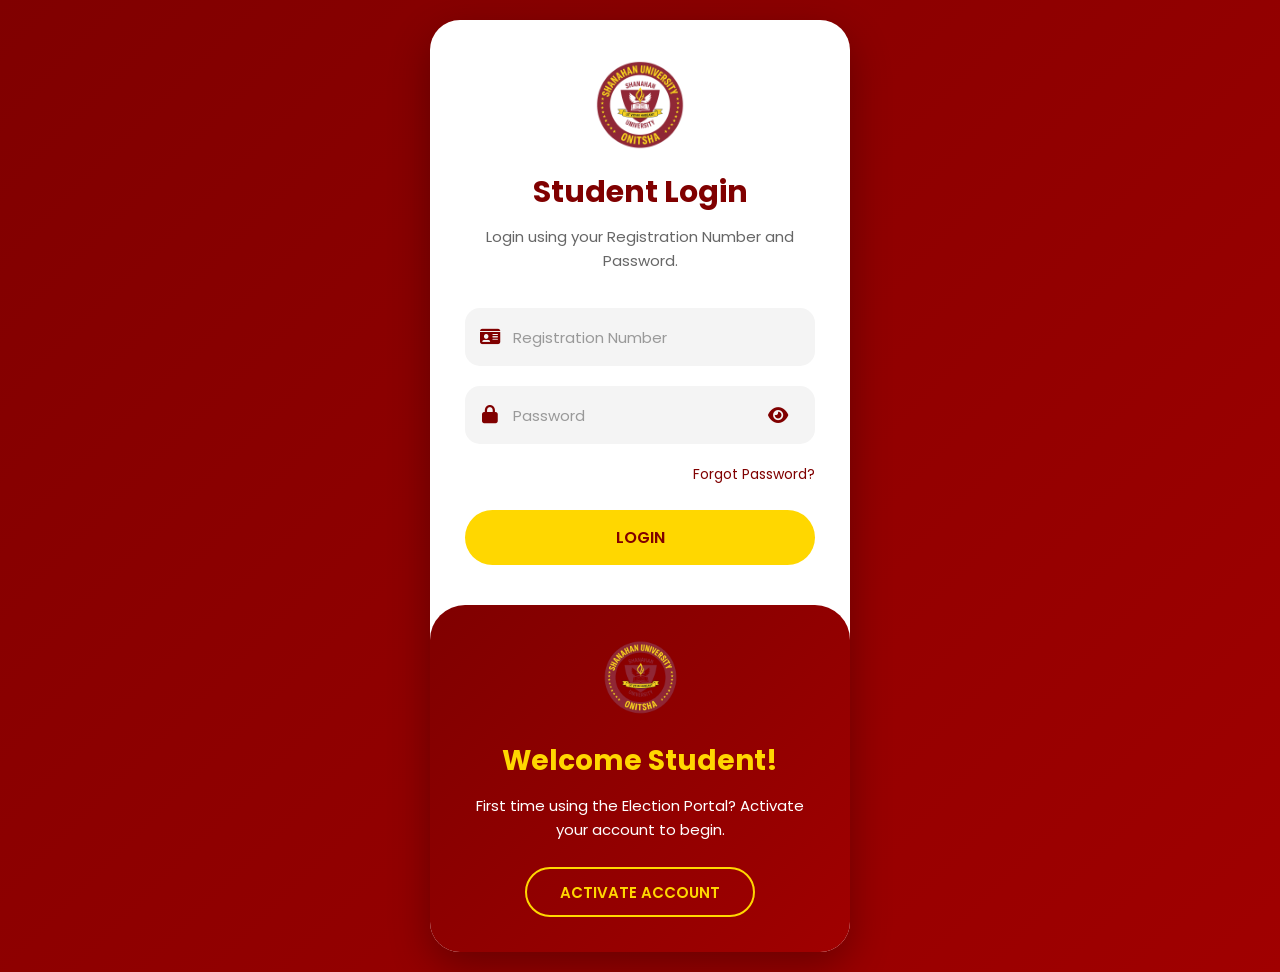
<file: my-campaign.html>
<!DOCTYPE html>

<html lang="en">

<head>

<meta charset="UTF-8">

<meta name="viewport"
content="width=device-width, initial-scale=1.0">

<title>My Campaign </title>

<link href="https://fonts.googleapis.com/css2?family=Poppins:wght@300;400;500;600;700&display=swap"
rel="stylesheet">

<link rel="stylesheet"
href="https://cdnjs.cloudflare.com/ajax/libs/font-awesome/6.7.2/css/all.min.css">

<style>
/*=====================================
        GLOBAL
======================================*/

*{

margin:0;
padding:0;
box-sizing:border-box;
font-family:'Poppins',sans-serif;

}

body{

background:#f4f6fb;
color:#333;
opacity:0;
transition:.5s;

}

/*=====================================
        SIDEBAR
======================================*/

.sidebar{

width:260px;
background:#8B0000;
color:#fff;
position:fixed;
top:0;
left:0;
height:100%;
overflow-y:auto;
transition:.4s;
z-index:1000;

}

.sidebar-header{

padding:20px;
text-align:center;
border-bottom:1px solid rgba(255,255,255,.2);

}

.logo{

width:70px;
height:70px;
border-radius:50%;
margin-bottom:10px;

}

.sidebar-header h2{

font-size:22px;

}

.sidebar ul{

list-style:none;

}

.sidebar ul li a{

display:flex;
align-items:center;
gap:12px;
padding:16px 20px;
color:#fff;
text-decoration:none;
transition:.3s;

}

.sidebar ul li a:hover,

.sidebar ul li a.active{

background:#FFD700;
color:#8B0000;
font-weight:600;

}

/*=====================================
        MOBILE MENU
======================================*/

.menu-btn{

display:none;
position:fixed;
top:15px;
left:15px;
width:45px;
height:45px;
background:#8B0000;
color:#fff;
border:none;
border-radius:8px;
font-size:20px;
cursor:pointer;
z-index:1200;

}

.close-menu{

display:none;
background:none;
border:none;
color:#fff;
font-size:22px;
cursor:pointer;

}

/*=====================================
        MAIN CONTENT
======================================*/

.main-content{

margin-left:260px;
padding:30px;
min-height:100vh;

}

.topbar{

display:flex;
justify-content:space-between;
align-items:center;
margin-bottom:30px;

}

.topbar h1{

font-size:30px;
color:#8B0000;

}

.notification{

position:relative;
text-decoration:none;
font-size:24px;
color:#8B0000;

}

.notification span{

position:absolute;
top:-8px;
right:-10px;
width:20px;
height:20px;
border-radius:50%;
background:red;
color:#fff;
display:flex;
justify-content:center;
align-items:center;
font-size:11px;

}

/*=====================================
      CAMPAIGN STATUS
======================================*/

.campaign-status{

margin-bottom:30px;

}

.status-card{

background:#fff;
padding:25px;
border-radius:15px;
box-shadow:0 5px 15px rgba(0,0,0,.08);
border-left:6px solid #FFD700;

}

.status-card h2{

color:#8B0000;
margin-bottom:15px;
display:flex;
align-items:center;
gap:10px;

}

#campaignStatus{

font-size:18px;
font-weight:600;
color:#e67e22;

}


/*=====================================
      STUDENT INFORMATION
======================================*/

.student-info,

.campaign-form,

.upload-section,

.social-section{

background:#fff;
padding:25px;
border-radius:15px;
box-shadow:0 5px 15px rgba(0,0,0,.08);
margin-bottom:30px;

}

.student-info h2,

.campaign-form h2,

.upload-section h2,

.social-section h2{

color:#8B0000;
margin-bottom:20px;
display:flex;
align-items:center;
gap:10px;

}


/*=====================================
          FORM GRID
======================================*/

.form-grid,

.student-grid{

display:grid;
grid-template-columns:
repeat(auto-fit,minmax(280px,1fr));
gap:20px;

}


/*=====================================
        FORM CONTROLS
======================================*/

label{

display:block;
margin-bottom:8px;
font-weight:600;
color:#555;

}

input,

select,

textarea{

width:100%;
padding:14px;
border:1px solid #ccc;
border-radius:10px;
font-size:15px;
outline:none;
transition:.3s;

}

input:focus,

select:focus,

textarea:focus{

border-color:#8B0000;
box-shadow:0 0 8px rgba(139,0,0,.2);

}

textarea{

resize:vertical;
min-height:120px;

}


/*=====================================
      READ ONLY INPUTS
======================================*/

input[readonly]{

background:#f2f2f2;
cursor:not-allowed;
color:#666;
font-weight:500;

}


/*=====================================
        FILE INPUT
======================================*/

input[type="file"]{

padding:10px;
background:#fafafa;
border:2px dashed #ccc;
cursor:pointer;

}

input[type="file"]:hover{

border-color:#8B0000;

}

/*=====================================
        ACTION BUTTONS
======================================*/

.campaign-actions{

display:flex;
justify-content:center;
gap:20px;
margin:35px 0;
flex-wrap:wrap;

}

.draft-btn,

.submit-btn{

padding:14px 35px;
border:none;
border-radius:10px;
font-size:16px;
font-weight:600;
cursor:pointer;
transition:.3s;

}

.draft-btn{

background:#888;
color:#fff;

}

.draft-btn:hover{

background:#666;

}

.submit-btn{

background:#8B0000;
color:#fff;

}

.submit-btn:hover{

background:#FFD700;
color:#8B0000;

}

/*=====================================
      CAMPAIGN PREVIEW
======================================*/

.campaign-preview{

background:#fff;
padding:25px;
border-radius:15px;
box-shadow:0 5px 15px rgba(0,0,0,.08);
margin-bottom:40px;

}

.campaign-preview h2{

color:#8B0000;
margin-bottom:20px;
display:flex;
align-items:center;
gap:10px;

}

#previewCard{

border:2px dashed #ccc;
border-radius:12px;
padding:30px;
text-align:center;
background:#fafafa;
color:#777;
transition:.3s;

}

#previewCard:hover{

border-color:#8B0000;

}

/*=====================================
            FOOTER
======================================*/

footer{

margin-left:260px;
width:calc(100% - 260px);
background:#8B0000;
color:#fff;
text-align:center;
padding:20px;
margin-top:40px;

}

footer p{

margin:5px 0;

}


::-webkit-scrollbar{

    width:8px;

}

::-webkit-scrollbar-thumb{

    background:#8B0000;

    border-radius:20px;

}

::-webkit-scrollbar-track{

    background:#f2f2f2;

}

.container{
 animation:fadeIn .6s ease;

}

@keyframes fadeIn{

    from{

        opacity:0;

        transform:translateY(20px);

    }

    to{

        opacity:1;

        transform:translateY(0);

    }

}


/*=====================================
        RESPONSIVE
======================================*/

@media(max-width:992px){

.sidebar{

left:-260px;

}

.sidebar.active{

left:0;

}

.menu-btn{

display:block;

}

.close-menu{

display:block;
position:absolute;
top:20px;
right:20px;

}

.main-content{

margin-left:0;
padding-top:80px;

}

footer{

margin-left:0;
width:100%;

}

.student-grid,

.form-grid{

grid-template-columns:1fr;

}

}

@media(max-width:768px){

.topbar{

flex-direction:column;
align-items:flex-start;
gap:15px;

}

.campaign-actions{

flex-direction:column;

}

.draft-btn,

.submit-btn{

width:100%;

}

.status-card,

.student-info,

.campaign-form,

.upload-section,

.social-section,

.campaign-preview{

padding:20px;

}

}


</style>

</head>

<body>

<!--==============================
        MOBILE MENU
================================-->

<button class="menu-btn">

<i class="fas fa-bars"></i>

</button>

<!--==============================
          SIDEBAR
================================-->

<aside class="sidebar">

<div class="sidebar-header">

<img src="SHANAHAN-ROUND-LOGO.png"
class="logo"
alt="Logo">

<h2>Shanahan SUG</h2>

<button class="close-menu">

<i class="fas fa-times"></i>

</button>

</div>

<ul>

<li>

<a href="student dashboard.html">

<i class="fas fa-home"></i>

Dashboard

</a>

</li>

<li>

<a href="view candidates.html">

<i class="fas fa-users"></i>

View Candidates

</a>

</li>

<li>

<a href="my-campaign.html"
class="active">

<i class="fas fa-bullhorn"></i>

My Campaign

</a>

</li>

<li>

<a href="voting.html">

<i class="fas fa-vote-yea"></i>

Vote

</a>

</li>

<li>

<a href="results.html">

<i class="fas fa-chart-column"></i>

Election Results

</a>

</li>

<li>

<a href="notification.html">

<i class="fas fa-bell"></i>

Notifications

</a>

</li>

<li>

<a href="profile.html">

<i class="fas fa-user"></i>

My Profile

</a>

</li>

<li>

<a href="logout.html">

<i class="fas fa-right-from-bracket"></i>

Logout

</a>

</li>

</ul>

</aside>

<!--==============================
        MAIN CONTENT
================================-->

<main class="main-content">

<header class="topbar">

<h1>

My Campaign

</h1>

<a href="notification.html"
class="notification">

<i class="fas fa-bell"></i>

<span>3</span>

</a>

</header>

<!--==============================
      CAMPAIGN STATUS
================================-->

<section class="campaign-status">

<div class="status-card">

<h2>

<i class="fas fa-circle-info"></i>

Campaign Status

</h2>

<p id="campaignStatus">

Not Submitted

</p>

</div>

</section>

<!--==============================
      STUDENT INFORMATION
================================-->

<section class="student-info">

<h2>

<i class="fas fa-user-graduate"></i>

Student Information

</h2>

<div class="student-grid">

<div>

<label>Full Name</label>

<input
type="text"
id="studentName"
readonly>

</div>

<div>

<label>Registration Number</label>

<input
type="text"
id="studentRegNo"
readonly>

</div>

<div>

<label>Faculty</label>

<input
type="text"
id="studentFaculty"
readonly>

</div>

<div>

<label>Department</label>

<input
type="text"
id="studentDepartment"
readonly>

</div>

<div>

<label>Level</label>

<input
type="text"
id="studentLevel"
readonly>

</div>

</div>

</section>

<!--==============================
        CAMPAIGN FORM
================================-->

<section class="campaign-form">

<h2>

<i class="fas fa-bullhorn"></i>

Campaign Information

</h2>

<form id="campaignForm">

<div class="form-grid">

<div>

<label>

Position Contesting

</label>

<select id="position" required>

<option value="">

-- Select Position --

</option>

<option value="President">

President

</option>

<option value="Vice President">

Vice President

</option>

<option value="General Secretary">

General Secretary

</option>

<option value="Assistant General Secretary">

Assistant General Secretary

</option>

<option value="Treasurer">

Treasurer

</option>

<option value="Director of Sports">

Director of Sports

</option>

<option value="Director of Socials">

Director of Socials

</option>

<option value="Welfare Director">

Welfare Director

</option>

<option value="Public Relations Officer">

Public Relations Officer

</option>

</select>

</div>

<div>

<label>

Campaign Slogan

</label>

<input

type="text"

id="slogan"

placeholder="Enter your campaign slogan"

required>

</div>

</div>

<div>

<label>

Biography

</label>

<textarea

id="biography"

rows="6"

placeholder="Write a short biography..."

required>

</textarea>

</div>

<div>

<label>

Manifesto

</label>

<textarea

id="manifesto"

rows="8"

placeholder="Write your manifesto..."

required>

</textarea>

</div>

<div>

<label>

Achievements / Experience

</label>

<textarea

id="achievements"

rows="6"

placeholder="List your achievements and leadership experience...">

</textarea>

</div>

</form>

</section>

<!--==============================
        FILE UPLOADS
================================-->

<section class="upload-section">

<h2>

<i class="fas fa-upload"></i>

Campaign Uploads

</h2>

<div class="form-grid">

<div>

<label>

Profile Picture

</label>

<input

type="file"

id="profileImage"

accept="image/*"

required>

</div>

<div>

<label>

Manifesto PDF

</label>

<input

type="file"

id="manifestoPDF"

accept=".pdf">

</div>

</div>

</section>

<!--==============================
      SOCIAL MEDIA LINKS
================================-->

<section class="social-section">

<h2>

<i class="fas fa-share-alt"></i>

Social Media Links

</h2>

<div class="form-grid">

<div>

<label>

Facebook

</label>

<input

type="url"

id="facebook"

placeholder="https://facebook.com/...">

</div>

<div>

<label>

Instagram

</label>

<input

type="url"

id="instagram"

placeholder="https://instagram.com/...">

</div>

<div>

<label>

X (Twitter)

</label>

<input

type="url"

id="twitter"

placeholder="https://x.com/...">

</div>

<div>

<label>

WhatsApp

</label>

<input

type="url"

id="whatsapp"

placeholder="https://wa.me/...">

</div>

</div>

</section>

<!--==============================
        ACTION BUTTONS
================================-->

<section class="campaign-actions">

<button
type="button"
id="saveDraft"
class="draft-btn">

<i class="fas fa-floppy-disk"></i>

Save Draft

</button>

<button
type="button"
id="submitCampaign"
class="submit-btn">

<i class="fas fa-paper-plane"></i>

Submit Campaign

</button>

</section>

<!--==============================
      CAMPAIGN PREVIEW
================================-->

<section class="campaign-preview">

<h2>

<i class="fas fa-eye"></i>

Campaign Preview

</h2>

<div id="previewCard">

<p>

Your campaign preview will appear here after filling the form.

</p>

</div>

</section>

</main>

<!--==============================
            FOOTER
================================-->

<footer>

<p>

© 2026 Shanahan University Student Union Government Election Portal.

</p>

</footer>



<script src="students.js"></script>

<!--==============================
        JAVASCRIPT FILES
================================-->

<script >
    
/* =========================================
   1. PAGE LOAD
========================================= */

window.addEventListener("load", function () {
    document.body.style.opacity = "1";
});


/* =========================================
   2. MOBILE SIDEBAR
========================================= */

const menuBtn = document.querySelector(".menu-btn");
const closeBtn = document.querySelector(".close-menu");
const sidebar = document.querySelector(".sidebar");

if (menuBtn && sidebar) {
    menuBtn.addEventListener("click", function () {
        sidebar.classList.add("active");
    });
}

if (closeBtn && sidebar) {
    closeBtn.addEventListener("click", function () {
        sidebar.classList.remove("active");
    });
}

document.querySelectorAll(".sidebar a").forEach(function (link) {
    link.addEventListener("click", function () {
        if (window.innerWidth <= 992 && sidebar) {
            sidebar.classList.remove("active");
        }
    });
});


/* =========================================
   3. GET THE LOGGED-IN STUDENT
========================================= */

const regNo = sessionStorage.getItem("loggedInRegNo");

let student = null;

if (!Array.isArray(window.students)) {

    console.error("Student records were not loaded.");

    alert("Student records could not be loaded. Check students.js.");

} else if (!regNo) {

    alert("Please log in first.");

    window.location.href = "login.html";

} else {

    student = window.students.find(function (item) {
        return item.regNo === regNo;
    });

    if (!student) {

        console.error("No student matches this registration number:", regNo);

        alert("Student record not found. Please log in again.");

        sessionStorage.removeItem("loggedInRegNo");

        window.location.href = "login.html";

    } else {

        console.log("Logged-in student:", student);

        /* Display student information */

        function setInputValue(id, value) {

            const element = document.getElementById(id);

            if (element) {
                element.value = value || "Not provided";
            }
        }

        setInputValue("studentName", student.name);
        setInputValue("studentRegNo", student.regNo);
        setInputValue("studentFaculty", student.faculty);
        setInputValue("studentDepartment", student.department);
        setInputValue("studentLevel", student.level);
    }
}


/* =========================================
   4. GET CAMPAIGN FORM ELEMENTS
========================================= */

const position = document.getElementById("position");
const slogan = document.getElementById("slogan");
const biography = document.getElementById("biography");
const manifesto = document.getElementById("manifesto");
const achievements = document.getElementById("achievements");

const previewCard = document.getElementById("previewCard");

const profileImage = document.getElementById("profileImage");

const campaignStatusElement =
    document.getElementById("campaignStatus");

const saveDraftBtn = document.getElementById("saveDraft");

const submitCampaignBtn =
    document.getElementById("submitCampaign");


/* =========================================
   5. CAMPAIGN STATUS
========================================= */

let campaignStatus = "Not Submitted";

if (campaignStatusElement) {
    campaignStatusElement.textContent = campaignStatus;
}


/* =========================================
   6. UPDATE CAMPAIGN PREVIEW
========================================= */

function updatePreview() {

    if (!previewCard) {
        return;
    }

    if (!student) {

        previewCard.textContent =
            "Student information is unavailable.";

        return;
    }

    /* Create elements safely */

    previewCard.replaceChildren();

    const heading = document.createElement("h2");

    heading.textContent = student.name;

    previewCard.appendChild(heading);


    /* Position */

    const positionText = document.createElement("p");

    positionText.textContent =
        "Position: " + (position.value || "Not Selected");

    previewCard.appendChild(positionText);


    /* Slogan */

    const sloganText = document.createElement("p");

    sloganText.textContent =
        "Slogan: " + (slogan.value || "No slogan yet");

    previewCard.appendChild(sloganText);


    /* Biography */

    const biographyHeading = document.createElement("h3");

    biographyHeading.textContent = "Biography";

    previewCard.appendChild(biographyHeading);

    const biographyText = document.createElement("p");

    biographyText.textContent =
        biography.value || "No biography yet.";

    previewCard.appendChild(biographyText);


    /* Manifesto */

    const manifestoHeading = document.createElement("h3");

    manifestoHeading.textContent = "Manifesto";

    previewCard.appendChild(manifestoHeading);

    const manifestoText = document.createElement("p");

    manifestoText.textContent =
        manifesto.value || "No manifesto yet.";

    previewCard.appendChild(manifestoText);


    /* Achievements */

    const achievementsHeading = document.createElement("h3");

    achievementsHeading.textContent = "Achievements";

    previewCard.appendChild(achievementsHeading);

    const achievementsText = document.createElement("p");

    achievementsText.textContent =
        achievements.value || "No achievements yet.";

    previewCard.appendChild(achievementsText);
}


/* =========================================
   7. LIVE PREVIEW EVENTS
========================================= */

if (position) {
    position.addEventListener("change", updatePreview);
}

if (slogan) {
    slogan.addEventListener("input", updatePreview);
}

if (biography) {
    biography.addEventListener("input", updatePreview);
}

if (manifesto) {
    manifesto.addEventListener("input", updatePreview);
}

if (achievements) {
    achievements.addEventListener("input", updatePreview);
}


/* =========================================
   8. PROFILE IMAGE PREVIEW
========================================= */

let profileImageData = "";

if (profileImage) {

    profileImage.addEventListener("change", function () {

        const file = profileImage.files[0];

        if (!file) {
            return;
        }

        if (!file.type.startsWith("image/")) {

            alert("Please select a valid image.");

            profileImage.value = "";

            return;
        }

        const reader = new FileReader();

        reader.onload = function (event) {

            profileImageData = event.target.result;

            updatePreview();

            const image = document.createElement("img");

            image.src = profileImageData;

            image.alt = "Candidate profile picture";

            image.style.width = "140px";
            image.style.height = "140px";
            image.style.borderRadius = "50%";
            image.style.objectFit = "cover";
            image.style.marginBottom = "20px";

            previewCard.prepend(image);
        };

        reader.readAsDataURL(file);
    });
}


/* =========================================
   9. GET CAMPAIGN FORM DATA
========================================= */

function getCampaignFormData() {

    return {
        position: position.value,
        slogan: slogan.value.trim(),
        biography: biography.value.trim(),
        manifesto: manifesto.value.trim(),
        achievements: achievements.value.trim()
    };
}


/* =========================================
   10. SAVE DRAFT
========================================= */

if (saveDraftBtn) {

    saveDraftBtn.addEventListener("click", function () {

        const draft = getCampaignFormData();

        localStorage.setItem(
            "campaignDraft",
            JSON.stringify(draft)
        );

        alert("Campaign draft saved successfully.");
    });
}


/* =========================================
   11. LOAD SAVED DRAFT
========================================= */

const savedDraft = localStorage.getItem("campaignDraft");

if (savedDraft) {

    try {

        const draft = JSON.parse(savedDraft);

        if (position) {
            position.value = draft.position || "";
        }

        if (slogan) {
            slogan.value = draft.slogan || "";
        }

        if (biography) {
            biography.value = draft.biography || "";
        }

        if (manifesto) {
            manifesto.value = draft.manifesto || "";
        }

        if (achievements) {
            achievements.value = draft.achievements || "";
        }

        updatePreview();

    } catch (error) {

        console.error("Could not load campaign draft:", error);

        localStorage.removeItem("campaignDraft");
    }
}


/* =========================================
   12. SUBMIT CAMPAIGN
========================================= */

if (submitCampaignBtn) {

    submitCampaignBtn.addEventListener("click", function () {

        if (!student) {

            alert("Student information is unavailable.");

            return;
        }

        const campaign = getCampaignFormData();

        if (
            !campaign.position ||
            !campaign.slogan ||
            !campaign.biography ||
            !campaign.manifesto
        ) {

            alert("Please complete all required campaign fields.");

            return;
        }

        if (!profileImageData) {

            alert("Please select your profile picture.");

            return;
        }

        const submittedCampaign = {

            studentName: student.name,
            regNo: student.regNo,
            faculty: student.faculty,
            department: student.department,
            level: student.level,

            position: campaign.position,
            slogan: campaign.slogan,
            biography: campaign.biography,
            manifesto: campaign.manifesto,
            achievements: campaign.achievements,

            profileImage: profileImageData,

            status: "Pending Approval",

            submittedAt: new Date().toISOString()
        };


        localStorage.setItem(
            "candidateCampaign",
            JSON.stringify(submittedCampaign)
        );


        campaignStatus = "Pending Approval";

        if (campaignStatusElement) {
            campaignStatusElement.textContent = campaignStatus;
        }

        localStorage.removeItem("campaignDraft");

        alert(
            "Campaign submitted successfully!\n\n" +
            "Your campaign is awaiting admin approval."
        );

        console.log("Submitted campaign:", submittedCampaign);
    });
}


/* =========================================
   13. INITIALIZE PREVIEW
========================================= */

updatePreview();


/* =========================================
   14. PAGE READY
========================================= */

console.log("My Campaign JavaScript loaded successfully.");


</script>

</body>

</html>
</file>
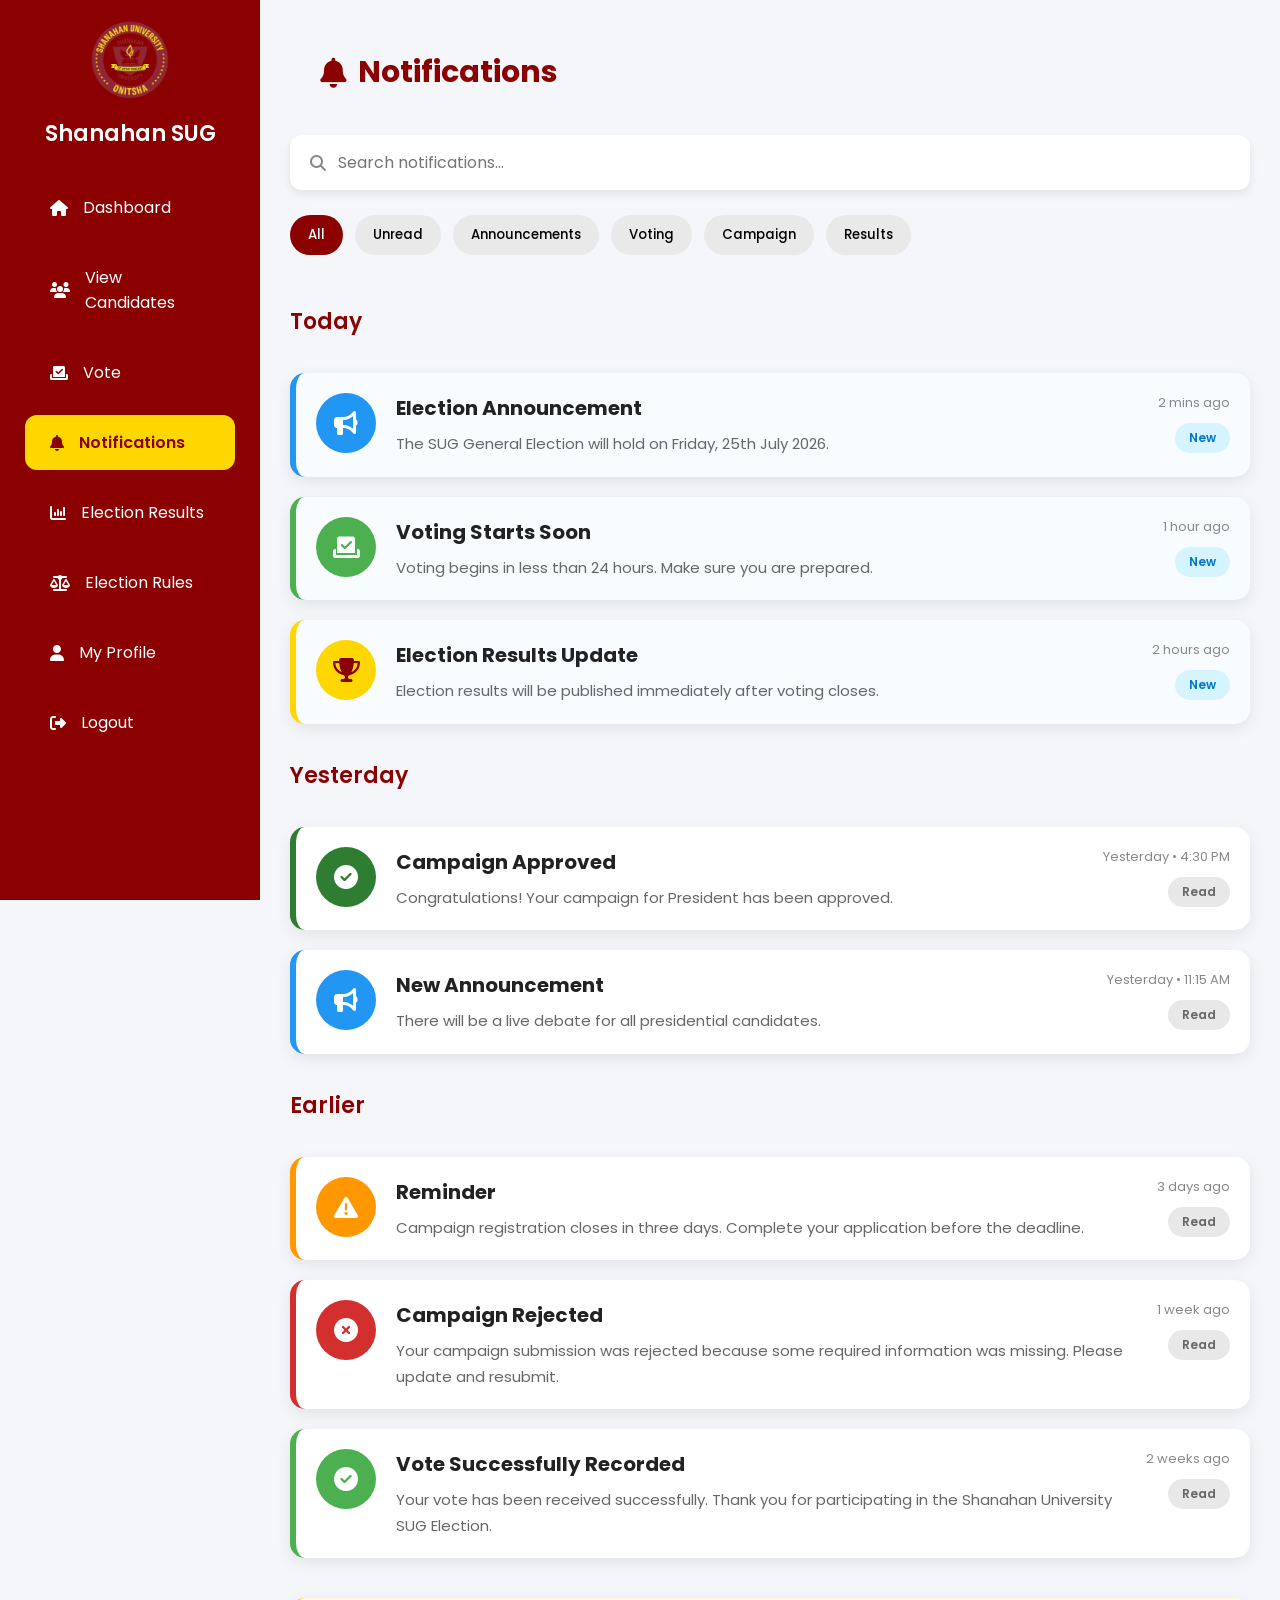
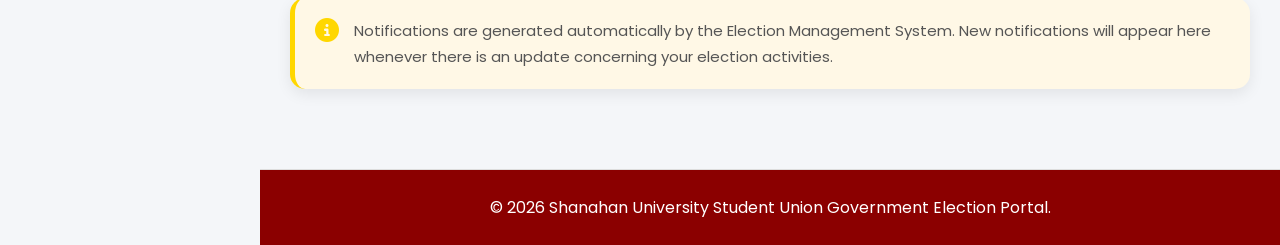
<file: notification.html>
<!DOCTYPE html>
<html lang="en">

<head>

    <meta charset="UTF-8">

    <meta name="viewport" content="width=device-width, initial-scale=1.0">

    <title>Notifications </title>

    <!-- Google Font -->
    <link href="https://fonts.googleapis.com/css2?family=Poppins:wght@300;400;500;600;700&display=swap" rel="stylesheet">

    <!-- Font Awesome -->
    <link rel="stylesheet"
        href="https://cdnjs.cloudflare.com/ajax/libs/font-awesome/6.7.2/css/all.min.css">

    <!-- CSS -->
    <style>
/*=====================================
            GOOGLE FONT
======================================*/

@import url('https://fonts.googleapis.com/css2?family=Poppins:wght@300;400;500;600;700&display=swap');

/*=====================================
              RESET
======================================*/

*{

    margin:0;

    padding:0;

    box-sizing:border-box;

    font-family:'Poppins',sans-serif;

}

body{

    background:#f4f6f9;

    color:#333;

    overflow-x:hidden;

}

/*=====================================
          MOBILE MENU BUTTON
======================================*/

.menu-btn{

    position:fixed;

    top:20px;

    left:20px;

    width:45px;

    height:45px;

    border:none;

    border-radius:10px;

    background:#8B0000;

    color:#fff;

    font-size:20px;

    cursor:pointer;

    display:none;

    z-index:1200;

}

/*=====================================
              SIDEBAR
======================================*/

.sidebar{

    position:fixed;

    top:0;

    left:0;

    width:260px;

    height:100vh;

    background:#8B0000;

    color:#fff;

    padding:20px 25px;

    overflow-y:auto;

    z-index:1000;

    transition: 4s;
}

.sidebar-header{

    text-align:center;

    margin-bottom:30px;

}

.logo{

    width:80px;

    margin-bottom:10px;

}

.sidebar-header h2{

    font-size:22px;

    font-weight:600;

}

.close-menu{

    display:none;

}

.sidebar ul{

    list-style:none;

}

.sidebar ul li{

    margin:15px 0;


}

.sidebar ul li a{

    display:flex;

    align-items:center;

    gap:15px;

    text-decoration:none;

    color:#fff;

    padding:15px 25px;

    transition:.3s;

    border-radius: 12px;

}

.sidebar ul li a:hover,

.sidebar ul li a.active{

    background:#FFD700;

    color:#8B0000;

    font-weight:600;

}

/*=====================================
          MAIN CONTENT
======================================*/

.main-content{

    margin-left:260px;

    padding:30px;

}

/*=====================================
             TOP BAR
======================================*/

.topbar{



    display:flex;

    justify-content:space-between;

    align-items:center;

    padding:20px 30px;

    border-radius:15px;

    margin-bottom:20px;

}

.topbar h1{

    color:#8B0000;

    font-size:30px;

    display:flex;

    align-items:center;

    gap:12px;

}



/*=====================================
            SEARCH BOX
======================================*/

.search-box{

    display:flex;

    align-items:center;

    gap:12px;

    background:#fff;

    padding:15px 20px;

    border-radius:12px;

    margin-bottom:25px;

    box-shadow:0 4px 10px rgba(0,0,0,.08);

}

.search-box i{

    color:#888;

}

.search-box input{

    flex:1;

    border:none;

    outline:none;

    font-size:16px;

}

/*=====================================
          FILTER BUTTONS
======================================*/

.filter-buttons{

    display:flex;

    flex-wrap:wrap;

    gap:12px;

    margin-bottom:35px;

}

.filter-buttons button{

    border:none;

    padding:10px 18px;

    border-radius:30px;

    background:#e9e9e9;

    cursor:pointer;

    transition:.3s;

    font-weight:500;

}

.filter-buttons button:hover,

.filter-buttons button.active{

    background:#8B0000;

    color:#fff;

}
/*=====================================
      NOTIFICATIONS CONTAINER
======================================*/

.notifications-container{

    display:flex;

    flex-direction:column;

    gap:20px;

}

/*=====================================
          SECTION TITLE
======================================*/

.section-title{

    font-size:22px;

    color:#8B0000;

    margin:15px 0;

    font-weight:600;

}

/*=====================================
        NOTIFICATION CARD
======================================*/

.notification-card{

    display:flex;

    align-items:flex-start;

    gap:20px;

    background:#fff;

    padding:20px;

    border-radius:15px;

    box-shadow:0 5px 15px rgba(0,0,0,.08);

    transition:.3s;

    border-left:6px solid transparent;

}

.notification-card:hover{

    transform:translateY(-4px);

    box-shadow:0 10px 25px rgba(0,0,0,.15);

}

/*=====================================
              ICON
======================================*/

.notification-card .icon{

    width:60px;

    height:60px;

    border-radius:50%;

    display:flex;

    justify-content:center;

    align-items:center;

    font-size:24px;

    color:#fff;

    flex-shrink:0;

}

/*=====================================
      NOTIFICATION CONTENT
======================================*/

.notification-content{

    flex:1;

}

.notification-content h3{

    color:#222;

    margin-bottom:8px;

    font-size:20px;

}

.notification-content p{

    color:#666;

    line-height:1.7;

    font-size:15px;

}

/*=====================================
      TIME & STATUS
======================================*/

.notification-info{

    display:flex;

    flex-direction:column;

    align-items:flex-end;

    gap:10px;

}

.time{

    color:#888;

    font-size:13px;

}

/*=====================================
              BADGES
======================================*/

.badge{

    padding:6px 14px;

    border-radius:20px;

    font-size:12px;

    font-weight:600;

}

.badge.new{

    background:#d6f4ff;

    color:#0077cc;

}

.badge.read{

    background:#e8e8e8;

    color:#666;

}

/*=====================================
      NOTIFICATION TYPES
======================================*/

.announcement{

    border-left-color:#2196F3;

}

.announcement .icon{

    background:#2196F3;

}

.voting{

    border-left-color:#4CAF50;

}

.voting .icon{

    background:#4CAF50;

}

.results{

    border-left-color:#FFD700;

}

.results .icon{

    background:#FFD700;

    color:#8B0000;

}

.warning{

    border-left-color:#FF9800;

}

.warning .icon{

    background:#FF9800;

}

.approved{

    border-left-color:#2E7D32;

}

.approved .icon{

    background:#2E7D32;

}

.rejected{

    border-left-color:#D32F2F;

}

.rejected .icon{

    background:#D32F2F;

}

/*=====================================
        UNREAD EFFECT
======================================*/

.unread{

    background:#f8fcff;

}

.unread .notification-content h3{

    font-weight:700;

}
/*=====================================
        INFORMATION BOX
======================================*/

.notification-note{

    display:flex;

    align-items:flex-start;

    gap:15px;

    margin-top:40px;

    padding:20px;

    background:#fff8e6;

    border-left:5px solid #FFD700;

    border-radius:15px;

    box-shadow:0 5px 15px rgba(0,0,0,.08);

}

.notification-note i{

    font-size:24px;

    color:#FFD700;

}

.notification-note p{

    color:#555;

    line-height:1.7;

    font-size:15px;

}

/*=====================================
            FOOTER
======================================*/

footer{

    margin-left:260px;

    background: #8B0000;

    text-align:center;

    padding:20px;

    margin-top:50px;

    border-top:1px solid #ddd;

}

footer p{

    color: white;

    margin:5px 0;

}

/*=====================================
          PAGE ANIMATION
======================================*/

.main-content{

    animation:fadeIn .7s ease;

}

@keyframes fadeIn{

    from{

        opacity:0;

        transform:translateY(20px);

    }

    to{

        opacity:1;

        transform:translateY(0);

    }

}

/*=====================================
      CARD HOVER ANIMATION
======================================*/

.notification-card:hover .icon{

    transform:rotate(10deg) scale(1.08);

    transition:.3s;

}

/*=====================================
      SCROLL BAR
======================================*/

::-webkit-scrollbar{

    width:8px;

}

::-webkit-scrollbar-thumb{

    background:#8B0000;

    border-radius:20px;

}

::-webkit-scrollbar-track{

    background:#f2f2f2;

}

/*=====================================
        TABLET RESPONSIVE
======================================*/

@media(max-width:992px){

    .menu-btn{

        display:block;

    }

    .sidebar{

        left:-260px;

        transition:.3s;

    }

    .sidebar.active{

        left:0;

    }

    .close-menu{

        display:block;

        position:absolute;

        top:15px;

        right:15px;

        background:none;

        border:none;

        color:#fff;

        font-size:22px;

        cursor:pointer;

    }

    .main-content{

        margin-left:0;

        padding:90px 20px 30px;

    }

    footer{

        margin-left:0;

    }

}

/*=====================================
      MOBILE RESPONSIVE
======================================*/

@media(max-width:768px){

    .topbar{

        flex-direction:column;

        gap:15px;

        text-align:center;

    }

    .topbar h1{

        font-size:24px;

    }

    .notification-card{

        flex-direction:column;

        align-items:center;

        text-align:center;

    }

    .notification-info{

        align-items:center;

    }

    .notification-note{

        flex-direction:column;

        text-align:center;

        align-items:center;

    }

    .filter-buttons{

        justify-content:center;

    }

}

/*=====================================
        SMALL PHONES
======================================*/

@media(max-width:480px){

    .topbar h1{

        font-size:20px;

    }

    .search-box{

        padding:12px 15px;

    }

    .notification-card{

        padding:15px;

    }

    .notification-content h3{

        font-size:18px;

    }

    .notification-content p{

        font-size:14px;

    }

    .section-title{

        font-size:20px;

    }

}

</style>

</head>

<body>

<!--==============================
        MOBILE MENU BUTTON
================================-->

<button class="menu-btn">

    <i class="fas fa-bars"></i>

</button>

<!--==============================
            SIDEBAR
================================-->

<div class="sidebar">

    <button class="close-menu">

        <i class="fas fa-times"></i>

    </button>

    <div class="sidebar-header">

        <img src="SHANAHAN-ROUND-LOGO.png" class="logo">

        <h2>Shanahan SUG</h2>

    </div>

    <ul>

        <li><a href="student dashboard.html"><i class="fas fa-home"></i>Dashboard</a></li>

        <li><a href="view candidates.html"><i class="fas fa-users"></i>View Candidates</a></li>

        <li><a href="voting.html"><i class="fas fa-vote-yea"></i>Vote</a></li>

        <li id="campaignMenu"><a href="my-campaign.html"><i class="fas fa-bullhorn"></i>My Campaign</a></li>

        <li><a href="notification.html" class="active"><i class="fas fa-bell"></i>Notifications</a></li>

        <li><a href="results.html"><i class="fas fa-chart-column"></i>Election Results</a></li>

        <li><a href="rules.html"><i class="fas fa-scale-balanced"></i>Election Rules</a></li>

        <li><a href="profile.html"><i class="fas fa-user"></i>My Profile</a></li>

        <li><a href="logout.html"><i class="fas fa-right-from-bracket"></i>Logout</a></li>

    </ul>

</div>

<!--==============================
        MAIN CONTENT
================================-->
 
    <div class="main-content">

    <!-- Top Bar -->

    <div class="topbar">

        <h1>

            <i class="fas fa-bell"></i>

            Notifications

        </h1>

        

    </div>

    <!-- Search -->

    <div class="search-box">

        <i class="fas fa-search"></i>

        <input type="text"
            placeholder="Search notifications...">

    </div>

    <!-- Filter Buttons -->

    <div class="filter-buttons">

        <button class="active">All</button>

        <button>Unread</button>

        <button>Announcements</button>

        <button>Voting</button>

        <button>Campaign</button>

        <button>Results</button>

    </div>

    <!-- Notifications Container -->

    <div class="notifications-container">

<!--==============================
                TODAY
        ==============================-->

        <h2 class="section-title">Today</h2>

        <div class="notification-card unread announcement">

            <div class="icon">
                <i class="fas fa-bullhorn"></i>
            </div>

            <div class="notification-content">

                <h3>Election Announcement</h3>

                <p>
                    The SUG General Election will hold on
                    Friday, 25th July 2026.
                </p>

            </div>

            <div class="notification-info">

                <span class="time">2 mins ago</span>

                <span class="badge new">New</span>

            </div>

        </div>

        <div class="notification-card unread voting">

            <div class="icon">
                <i class="fas fa-vote-yea"></i>
            </div>

            <div class="notification-content">

                <h3>Voting Starts Soon</h3>

                <p>
                    Voting begins in less than 24 hours.
                    Make sure you are prepared.
                </p>

            </div>

            <div class="notification-info">

                <span class="time">1 hour ago</span>

                <span class="badge new">New</span>

            </div>

        </div>

        <div class="notification-card unread results">

            <div class="icon">
                <i class="fas fa-trophy"></i>
            </div>

            <div class="notification-content">

                <h3>Election Results Update</h3>

                <p>
                    Election results will be published
                    immediately after voting closes.
                </p>

            </div>

            <div class="notification-info">

                <span class="time">2 hours ago</span>

                <span class="badge new">New</span>

            </div>

        </div>

        <!--==============================
              YESTERDAY
        ==============================-->

        <h2 class="section-title">Yesterday</h2>

        <div class="notification-card approved">

            <div class="icon">

                <i class="fas fa-circle-check"></i>

            </div>

            <div class="notification-content">

                <h3>Campaign Approved</h3>

                <p>
                    Congratulations!
                    Your campaign for President has
                    been approved.
                </p>

            </div>

            <div class="notification-info">

                <span class="time">
                    Yesterday • 4:30 PM
                </span>

                <span class="badge read">
                    Read
                </span>

            </div>

        </div>

        <div class="notification-card announcement">

            <div class="icon">

                <i class="fas fa-bullhorn"></i>

            </div>

            <div class="notification-content">

                <h3>New Announcement</h3>

                <p>
                    There will be a live debate
                    for all presidential candidates.
                </p>

            </div>

            <div class="notification-info">

                <span class="time">
                    Yesterday • 11:15 AM
                </span>

                <span class="badge read">
                    Read
                </span>

            </div>

        </div>

<!--==============================
                EARLIER
        ==============================-->

        <h2 class="section-title">Earlier</h2>

        <div class="notification-card warning">

            <div class="icon">

                <i class="fas fa-triangle-exclamation"></i>

            </div>

            <div class="notification-content">

                <h3>Reminder</h3>

                <p>
                    Campaign registration closes in
                    three days. Complete your application
                    before the deadline.
                </p>

            </div>

            <div class="notification-info">

                <span class="time">
                    3 days ago
                </span>

                <span class="badge read">
                    Read
                </span>

            </div>

        </div>

        <div class="notification-card rejected">

            <div class="icon">

                <i class="fas fa-circle-xmark"></i>

            </div>

            <div class="notification-content">

                <h3>Campaign Rejected</h3>

                <p>
                    Your campaign submission was rejected
                    because some required information was
                    missing. Please update and resubmit.
                </p>

            </div>

            <div class="notification-info">

                <span class="time">
                    1 week ago
                </span>

                <span class="badge read">
                    Read
                </span>

            </div>

        </div>

        <div class="notification-card voting">

            <div class="icon">

                <i class="fas fa-check-circle"></i>

            </div>

            <div class="notification-content">

                <h3>Vote Successfully Recorded</h3>

                <p>
                    Your vote has been received successfully.
                    Thank you for participating in the
                    Shanahan University SUG Election.
                </p>

            </div>

            <div class="notification-info">

                <span class="time">
                    2 weeks ago
                </span>

                <span class="badge read">
                    Read
                </span>

            </div>

        </div>

    </div>

    <!--==============================
            INFORMATION BOX
    ==============================-->

    <div class="notification-note">

        <i class="fas fa-circle-info"></i>

        <p>

            Notifications are generated automatically by the
            Election Management System. New notifications will
            appear here whenever there is an update concerning
            your election activities.

        </p>

    </div>

</div>

<!--==============================
            FOOTER
================================-->

<footer>

    <p>

        © 2026 Shanahan University Student Union Government
        Election Portal.

    </p>

   

</footer>


<script>
/*=====================================
        PAGE LOAD ANIMATION
======================================*/

window.addEventListener("load", () => {

    document.body.style.opacity = "1";

});

/*=====================================
        GET ELEMENTS
======================================*/

const menuBtn = document.querySelector(".menu-btn");

const closeBtn = document.querySelector(".close-menu");

const sidebar = document.querySelector(".sidebar");

const searchInput = document.querySelector(".search-box input");

const filterButtons = document.querySelectorAll(".filter-buttons button");

const notificationCards = document.querySelectorAll(".notification-card");

/*=====================================
        OPEN SIDEBAR
======================================*/

menuBtn.addEventListener("click", () => {

    sidebar.classList.add("active");

});

/*=====================================
        CLOSE SIDEBAR
======================================*/

closeBtn.addEventListener("click", () => {

    sidebar.classList.remove("active");

});

/*=====================================
    CLOSE SIDEBAR AFTER CLICK
======================================*/

document.querySelectorAll(".sidebar a")

.forEach(link => {

    link.addEventListener("click", () => {

        if(window.innerWidth <= 992){

            sidebar.classList.remove("active");

        }

    });

});

/*=====================================
        ACTIVE SIDEBAR PAGE
======================================*/

const currentPage =

window.location.pathname.split("/").pop();

document.querySelectorAll(".sidebar a")

.forEach(link => {

    if(link.getAttribute("href") === currentPage){

        link.classList.add("active");

    }

});

/*=====================================
      SEARCH NOTIFICATIONS
======================================*/

searchInput.addEventListener("keyup", () => {

    const value = searchInput.value.toLowerCase();

    notificationCards.forEach(card => {

        const text = card.innerText.toLowerCase();

        if(text.includes(value)){

            card.style.display = "flex";

        }

        else{

            card.style.display = "none";

        }

    });

});

/*=====================================
      FILTER BUTTONS
======================================*/

filterButtons.forEach(button => {

    button.addEventListener("click", () => {

        filterButtons.forEach(btn =>

            btn.classList.remove("active")

        );

        button.classList.add("active");

    });

});

/*=====================================
      MARK AS READ
======================================*/

notificationCards.forEach(card => {

    card.addEventListener("click", () => {

        card.classList.remove("unread");

        const badge = card.querySelector(".badge");

        if(badge){

            badge.innerHTML = "Read";

            badge.classList.remove("new");

            badge.classList.add("read");

        }

    });

});

/*=====================================
      SCROLL ANIMATION
======================================*/

const observer = new IntersectionObserver(

(entries)=>{

entries.forEach(entry=>{

if(entry.isIntersecting){

entry.target.style.opacity="1";

entry.target.style.transform="translateY(0)";

}

});

},

{

threshold:0.2

}

);

notificationCards.forEach(card=>{

card.style.opacity="0";

card.style.transform="translateY(20px)";

card.style.transition=".5s ease";

observer.observe(card);

});

/*=====================================
      NOTIFICATION COUNTER
======================================*/

function updateCounter(){

const unread =

document.querySelectorAll(".notification-card.unread").length;

const counter =

document.querySelector(".notification span");

if(counter){

counter.innerHTML = unread;

}

}

updateCounter();

notificationCards.forEach(card=>{

card.addEventListener("click",updateCounter);

});


/*=====================================
      MY CAMPAIGN
======================================*/

// false = ordinary student
// true = approved candidate

const isCandidate = false;

const campaignMenu =
document.getElementById("campaignMenu");

const campaignCard =
document.getElementById("campaignCard");

if(!isCandidate){

    campaignMenu.style.display = "none";

    campaignCard.style.display = "none";

}


/*=====================================
        CONSOLE MESSAGE
======================================*/

console.log(

"Notifications Page Loaded Successfully."

);

</script>

</body>

</html>
</file>
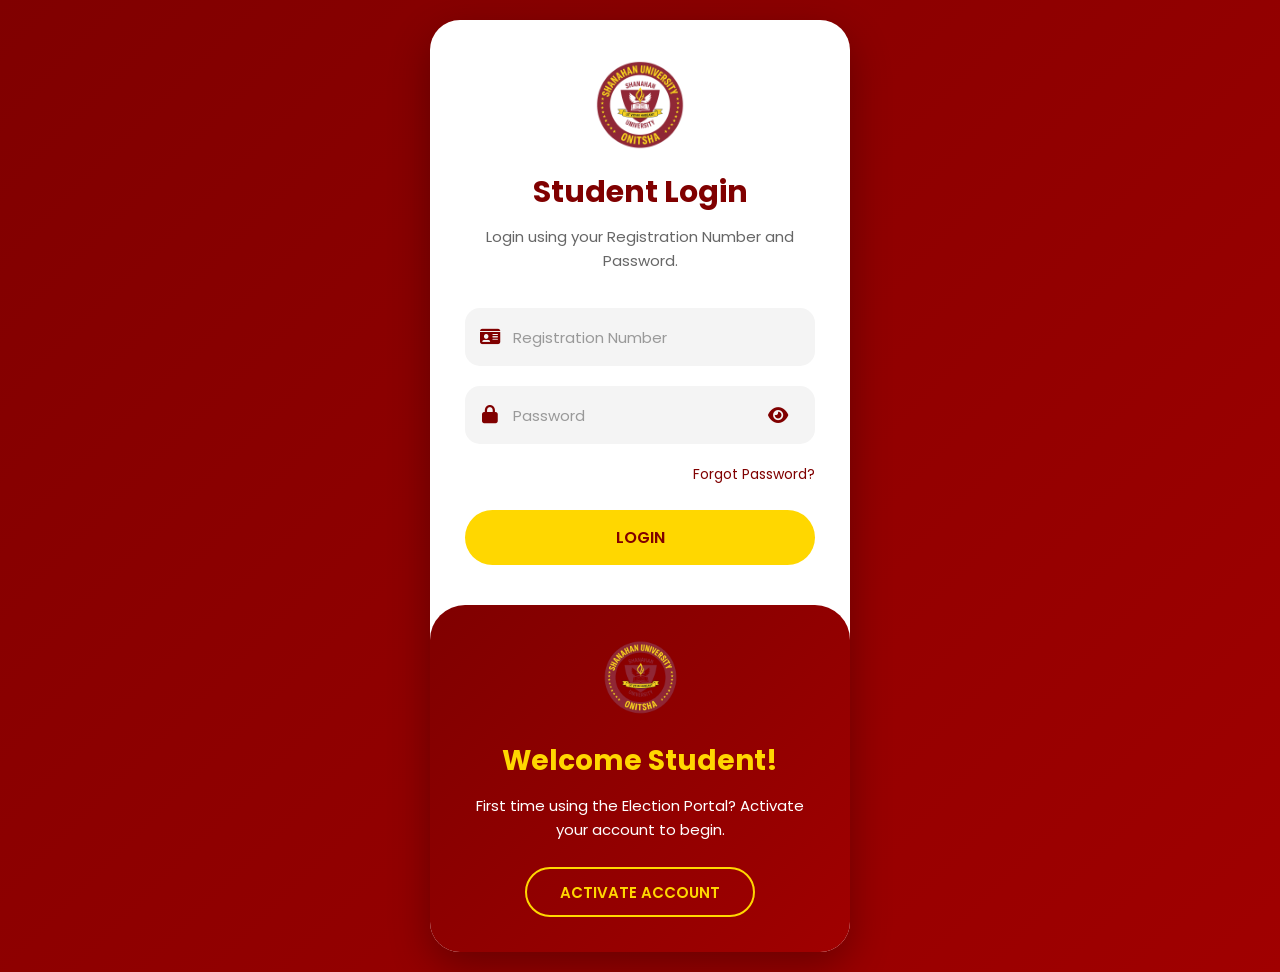
<file: profile.html>
<!DOCTYPE html>
<html lang="en">
<head>
    <meta charset="UTF-8">
    <meta name="viewport" content="width=device-width, initial-scale=1.0">
    <title>profile page</title>
      <!-- Google Font -->
    <link href="https://fonts.googleapis.com/css2?family=Poppins:wght@300;400;500;600;700&display=swap" rel="stylesheet">

    <!-- Font Awesome -->
    <link rel="stylesheet"
        href="https://cdnjs.cloudflare.com/ajax/libs/font-awesome/6.7.2/css/all.min.css">

    <style>

        
@import url('https://fonts.googleapis.com/css2?family=Poppins:wght@300;400;500;600;700&display=swap');

/*=====================================
              RESET
======================================*/

*{

    margin:0;

    padding:0;

    box-sizing:border-box;

    font-family:'Poppins',sans-serif;

}

body{

    background:#f4f6f9;

    color:#333;

    overflow-x:hidden;

}

/*=====================================
          MOBILE MENU BUTTON
======================================*/

.menu-btn{

    position:fixed;

    top:20px;

    left:20px;

    width:45px;

    height:45px;

    border:none;

    border-radius:10px;

    background:#8B0000;

    color:#fff;

    font-size:20px;

    cursor:pointer;

    display:none;

    z-index:1200;

}

/*=====================================
              SIDEBAR
======================================*/

.sidebar{

    position:fixed;

    top:0;

    left:0;

    width:260px;

    height:100vh;

    background:#8B0000;

    color:#fff;

    padding:20px 25px;

    overflow-y:auto;

    z-index:1000;

scrollbar-width: none;

    transition: 0.4s ease;
}

.sidebar-header{

    text-align:center;

    margin-bottom:30px;

}

.logo{

    width:80px;

    margin-bottom:10px;

}

.sidebar-header h2{

    font-size:22px;

    font-weight:600;

}

.close-menu{

    display:none;

}

.sidebar ul{

    list-style:none;

}

.sidebar ul li{

    margin:15px 0;


}

.sidebar ul li a{

    display:flex;

    align-items:center;

    gap:15px;

    text-decoration:none;

    color:#fff;

    padding:15px 25px;

    transition: 0.3s ease;

    border-radius: 12px;

}

.sidebar ul li a:hover,

.sidebar ul li a.active{

    background:#FFD700;

    color:#8B0000;

    font-weight:600;

}

/*=====================================
          MAIN CONTENT
======================================*/

.main-content{

    margin-left:260px;

    width: calc(100% - 260px);

    padding:30px;

}

.topbar{
    display: flex;
    justify-content: space-between;
    margin-bottom: 20px;
    margin-top: 50px;
    
}

.title{
    color: #8B0000;
    display: flex;
    gap: 10px;
    font-size: 30px;
}
.title i{
    width: 40px;
    height: 40px;
    border-radius: 50px;
    background: #ccae02;
    color: white;
    display: flex;
    justify-content: center;
    align-items: center;
    font-size: 20px;
}

.notification{
    width: 50px;

    height: 50px;
    
    border-radius: 50%;
    
    background: white;
    
    display: flex;
    
    box-shadow: 0 5px 15px rgba(0,0,0,.15);
    
    justify-content: center;
    
    align-items: center;
    
    transition: 1s;
    
    position: relative;
}

.notification i{
    font-size: 20px;
    color: #800000;
}
.notification span{
    

    top:-5px;

    right:-5px;

    width:20px;

    height:20px;

    background:red;

    color:#fff;

    border-radius:50%;

    display:flex;

    justify-content:center;

    align-items:center;

    font-size:11px;
    
    position:absolute;
}
.notification:hover{
    background: #FFD700;
    transform: translateY(-4px);
}

.profile-card{
   

     background:white;

    border-radius:20px;

    padding:30px;

    display:flex;

    align-items:center;

    gap:35px;

    box-shadow:0 8px 20px rgba(0,0,0,.08);

    margin-bottom:35px;

    
}

.profile-image{

    position:relative;

}

.profile-image img{

    width:170px;

    height:170px;

    border-radius:50%;

    object-fit:cover;

    border:4px solid #FFD700;

}

.camera-btn{

    position:absolute;

    bottom:10px;

    right:10px;

    width:42px;

    font-size: 15px;

    height:42px;

    border:none;

    border-radius:50%;

    background:#6b0014;

    color:white;

    cursor:pointer;

    transition:.3s;

}

.camera-btn:hover{

    background:#FFD700;

    color:#6b0014;

}


.profile-info{

    flex:1;

}

.profile-info h1{

    color:#6b0014;

    font-size:25px;

    margin-bottom:10px;

}

.profile-info p{

    color: #6b0014;

    font-size: 15px;
    
    margin-bottom: 7px;
}

.divider{

    display:flex;

    align-items:center;

    gap:12px;

    margin-bottom: 10px;

}

.divider span{

    width: 50px;

    height:2px;

    background:#FFD700;

}

.divider i{

    color:#FFD700;

    font-size:12px;

}

.change-photo{

    margin-top:20px;

    background:#FFD700;

    color:#6b0014;

    border:none;

    padding:12px 25px;

    border-radius:10px;

    cursor:pointer;

    font-weight:600;

    transition:.3s;

}

.change-photo:hover{

    background:#6b0014;

    color:white;

}

.info-container{
    
    display:grid;
    
    grid-template-columns:repeat(auto-fit,minmax(320px,1fr));
    
    gap:25px;

}

.card{

    background: white;

    padding: 20px;
    
    margin-bottom: 20px;
    
    box-shadow:0 8px 20px rgba(0,0,0,.08);

    border-radius: 30px;

    transition: 3s;

}

.card-title{

    display:flex;

    align-items:center;

    gap:12px;

    margin-bottom:25px;

    padding: 8px;

    border-bottom: 2px solid #FFD700;

}

.card-title i{

    display: flex;
    
    justify-content: center;
    
    align-items: center;
    
    background: #FFD700;
    
    color: #8B0000;

    width: 25px;

    height: 25px;

    border-radius: 15px;

}

.card-title h3{

    color: #8B0000;

}

.detail{

    display:flex;

    justify-content:space-between;

    align-items:center;

    padding:14px 0;

    border-bottom:1px solid #eee;

}



.detail:last-child{

    border-bottom:none;

}

.detail span i{
    padding: 7px;
    color: #8B0000;
}

.detail span{

    color:#777;

}

.detail strong{

    color:#333;

}

.status-box{

    display:flex;

    justify-content:space-between;

    padding:14px 0;

    flex-direction: column;

    


}

.status{

    margin-bottom:20px;

    display: flex;
    
    justify-content: space-between;

    padding: 0 0 20px 0;

}

.status:last-child{

    margin-bottom:0;

}

.status p{

    color:#777;

    margin-bottom:8px;

    font-size:20px;

}

.status span{

    display:inline-flex;

    align-items:center;

    gap:10px;

    padding:10px 18px;

    border-radius:30px;

    font-weight:600;

    font-size:14px;

}

.success{

    background:#d4f8df;

    color:#198754;

}

.warning{

    background:#fff4d4;

    color:#b8860b;

}

.danger{

    background:#ffd9d9;

    color:#dc3545;

}

.account-buttons{

    display:flex;

    justify-content:space-between;

    padding:14px 0;

    gap: 20px;

    flex-direction: column;

}

.account-buttons button{

    border:none;

    padding:14px;

    border-radius:10px;

    cursor:pointer;

    font-size:15px;

    font-weight:600;

    transition:.3s;

}

.password-btn{

    background:#FFD700;

    color:#6b0014;

}

.password-btn:hover{

    background:#6b0014;

    color:white;

}

.logout-btn{

    background:#dc3545;

    color:white;

}

.logout-btn:hover{

    background:#a71d2a;

}

.secure{
    display: flex;
    flex-direction: column;
    align-items: center;
    justify-content: center;
    margin-top: 10px;

}
.pass{
    width: 90px;
    height: 120px;
    color: #ccae02;
    font-size: 40px;
    border-radius: 20px 20px 60px 60px;
    display: flex;
    align-items: center;
    justify-content: center;
    margin-bottom: 13px;
    border: 3px solid #6b0014 ;
}

.secure h2{
    color: #8B0000;
    font-size: 24px;
    font-weight: bolder;
    margin-bottom: 10px;
}

.secure p{
    color: #333;
    font-size: 15px;
}

.card:hover{
    transform: translateY(-6px);

    box-shadow:0 12px 25px rgba(0,0,0,.12);
    
    transition: 0.3s;

}

.profile-card:hover{

    transform:translateY(-6px);

    transition:.3s;

    box-shadow:0 12px 25px rgba(0,0,0,.12);

}

/*=========================
        PAGE ANIMATION
==========================*/

.container,

.profile-card,

.card{

    animation:fadeIn .6s ease;

}

@keyframes fadeIn{

    from{

        opacity:0;

        transform:translateY(20px);

    }

    to{

        opacity:1;

        transform:translateY(0);

    }

}



footer{

    margin-top:40px;

    text-align:center;

    color:white;

    padding:20px;

    background: #8B0000;

    width: 100%;
}


::-webkit-scrollbar{

    width:8px;

}

::-webkit-scrollbar-thumb{

    background:#8B0000;

    border-radius:20px;

}

::-webkit-scrollbar-track{

    background:#f2f2f2;

}

.sidebar::-webkit-scrollbar{
    display: none;
}

/* =====================================
        TABLET RESPONSIVE
===================================== */

@media (max-width: 992px) {

    .menu-btn {
        display: flex;
        align-items: center;
        justify-content: center;
    }

    .sidebar {
        left: -260px;
        transition: 0.4s ease;
    }

    .sidebar.active {
        left: 0;
    }

    .close-menu {
        display: flex;
        position: absolute;
        top: 15px;
        right: 15px;

        width: 40px;
        height: 40px;

        border: none;
        border-radius: 50%;

        background: #8B0000;
        color: white;

        align-items: center;
        justify-content: center;

        font-size: 18px;
        cursor: pointer;
    }

    .main-content {
        margin-left: 0;
        width: 100%;
        padding: 25px;
    }

}


/* =====================================
        MOBILE
===================================== */

@media (max-width: 768px) {

    .menu-btn {
        top: 15px;
        left: 15px;
    }

    .main-content {
        padding: 20px 15px;
    }

    .topbar {
        align-items: center;
        margin-bottom: 30px;
    }

    .title {
        font-size: 25px;
    }

    .notification {
        width: 45px;
        height: 45px;
    }

    /* PROFILE CARD */

    .profile-card {
        flex-direction: column;
        text-align: center;
        gap: 20px;
        padding: 25px 20px;
    }

    .profile-image img {
        width: 140px;
        height: 140px;
    }

    .profile-info h1 {
        font-size: 25px;
    }

    .profile-info p {
        justify-content: center;
    }

    .change-photo {
        width: 100%;
    }

    /* INFORMATION CARDS */

    .info-container {
        grid-template-columns: 1fr;
    }

    .card {
        width: 100%;
    }

    /* PERSONAL DETAILS */

    .detail {
        gap: 10px;
    }

    .detail strong {
        text-align: right;
    }

    /* ELECTION STATUS */

    .status {
        gap: 15px;
        align-items: center;
    }

    .status p {
        font-size: 16px;
    }

}


/* =====================================
        SMALL PHONES
===================================== */

@media (max-width: 480px) {

    .main-content {
        padding: 15px 10px;
    }

    .title {
        font-size: 21px;
    }

    .profile-card {
        padding: 20px 15px;
    }

    .profile-image img {
        width: 120px;
        height: 120px;
    }

    .profile-info h1 {
        font-size: 22px;
    }

    .profile-info p {
        font-size: 14px;
    }

    .card {
        padding: 18px 15px;
        border-radius: 20px;
    }

    .card-title h3 {
        font-size: 17px;
    }

    .detail {
        flex-direction: column;
        align-items: flex-start;
    }

    .detail strong {
        text-align: left;
    }

    .status {
        flex-direction: column;
        align-items: flex-start;
    }

    .status span {
        font-size: 13px;
    }

}

    </style>
</head>
<body>
    <!--==============================
        MOBILE MENU BUTTON
================================-->
<div class="container">
    <button class="menu-btn">

        <i class="fas fa-bars"></i>

    </button>

    <!--==============================
                SIDEBAR
    ================================-->

    <div class="sidebar">

        <button class="close-menu">

            <i class="fas fa-times"></i>

        </button>

        <div class="sidebar-header">

            <img src="SHANAHAN-ROUND-LOGO.png" class="logo">

            <h2>Shanahan SUG</h2>

        </div>

        <ul>

            <li><a href="student dashboard.html"><i class="fas fa-home"></i>Dashboard</a></li>

            <li><a href="view candidates.html"><i class="fas fa-users"></i>View Candidates</a></li>

            <li><a href="voting.html"><i class="fas fa-vote-yea"></i>Vote</a></li>

            <li><a href="my-campaign.html"><i class="fas fa-bullhorn"></i>My Campaign</a></li>

            <li><a href="notification.html"><i class="fas fa-bell"></i>Notifications</a></li>

            <li><a href="results.html"><i class="fas fa-chart-column"></i>Election Results</a></li>

            <li><a href="rules.html"><i class="fas fa-scale-balanced"></i>Election Rules</a></li>

            <li><a href="profile.html"><i class="fas fa-user"></i>My Profile</a></li>

            <li><a href="logout.html"><i class="fas fa-right-from-bracket"></i>Logout</a></li>

        </ul>

    </div>

    <div class="main-content">

        <section class="topbar">
           
            <h1 class="title">
                 <i class="fas fa-user"></i>
                My Profile
            </h1>

            <div class="notification">
                
                <a href="notification.html" class="notification">
                    <i class="fas fa-bell"></i>
                </a>
                <span>5</span>
            </div>
        </section>

        <section class="profile-card">

            <div class="profile-image">

                <img src="" alt="profile" id="img">
                
            </div>

            <div class="profile-info">
                <h1 id="name">Ogbuagu Collins</h1>
                <p id="regno">
                    <i class="fas fa-id-card"></i>&nbsp;
                    2024335007
                </p>

                <div class="divider">
                    <span></span>
                        <i class="fas fa-diamond"></i>
                    <span></span>
                </div>

                <p id="department">
                <i class="fas fa-graduation-cap"></i>
                    Computer Science
                </p>

                <p id="level">
                <i class="fas fa-building-columns"></i>
                    200 Level
                </p>

                <button class="change-photo">

                    <i class="fas fa-image"></i>

                    Change Photo

                </button>
            </div>
   
        </section>

        <section class="info-container">

                <!-- Personal Details -->

            <div class="card">

                <div class="card-title">

                    <i class="fas fa-address-card"></i>

                        <h3>PERSONAL INFORMATION</h3>

                </div>

                <div class="details">

                    <div class="detail">
                        <span>
                            <i class="fas fa-user"></i>
                            Full Name
                        </span>
                        <strong id="Name">Ralph Okafor</strong>
                    </div>

                    <div class="detail">
                        <span >
                            <i class="fa-solid fa-id-card"></i>
                            Registration Number
                        </span>
                        <strong id="Regno">2023/CSC/001</strong>
                    </div>

                    <div class="detail">
                        <span >
                            <i class="fa-solid fa-building-columns"></i>
                            Faculty</span>
                        <strong id="Faculty">Faculty of Science</strong>
                    </div>

                    <div class="detail">
                        <span >
                            <i class="fa-solid fa-graduation-cap"></i>
                            Department
                        </span>
                        <strong id="Department" >Computer Science</strong>
                    </div>

                    <div class="detail">
                        <span>
                            <i class="fa-solid fa-layer-group"></i>
                            Level
                        </span>
                        <strong id="Level">200 Level</strong>
                    </div>

                    <div class="detail">
                        <span>
                            <i class="fa-solid fa-envelope"></i>
                            Email
                        </span>
                        <strong id="email">ralph@email.com</strong>
                    </div>

                    <div class="detail">
                        <span>
                            <i class="fa-solid fa-phone"></i>
                            Phone Number
                        </span>
                        <strong id="number">+234 XXX XXX XXXX</strong>
                    </div>

                </div>

            </div>

            <div class="card">

                <div class="card-title">

                    <i class="fas fa-check-circle"></i>

                    <h3>Election Status</h3>

                </div>

                <div class="status-box">

                    <div class="status">

                        <p>
                            <i class="fa-solid fa-circle-check"></i>
                            Voting Eligibility</p>

                        <span class="success">

                            <i class="fas fa-circle-check"></i>

                            Eligible

                        </span>

                    </div>

                    <div class="status">

                        <p>
                            <i class="fa-solid fa-hourglass-half"></i>
                            Campaign Status</p>

                        <span class="warning">

                            <i class="fas fa-hourglass-half"></i>

                            Not Contesting

                        </span>

                    </div>

                    <div class="status">

                        <p>
                            <i class="fa-solid fa-circle-xmark"></i>
                            Voting Status</p>

                        <span class="danger">

                            <i class="fas fa-xmark-circle"></i>

                            Not Yet Voted

                        </span>

                    </div>

                </div>

            </div>

                <!-- Account Settings -->

            <div class="card">

                <div class="card-title">

                    <i class="fas fa-gear"></i>

                    <h3>Account Settings</h3>

                </div>

                <div class="account-buttons">

                    <button class="password-btn">

                        <i class="fas fa-lock"></i>

                        Change Password

                    </button>

                    <button class="logout-btn">

                        <i class="fas fa-right-from-bracket"></i>

                        Logout

                    </button>

                </div>

                <div class="secure">
                    <div class="pass">
                    <i class="fas fa-lock"></i>
                    </div>
                    <h2>Keep your account secure</h2>
                    <p>Never share your password with anyone</p>
                </div>

            </div>

                        

        </section>

        <footer>

            <p>

                &copy; 2026 Shanahan University Student Union Government Election Portal.

            </p>

        </footer>

    </div>

</div>   

<script src="students.js"></script>


<script>
/* =====================================
        MOBILE SIDEBAR
===================================== */

const menuBtn = document.querySelector(".menu-btn");
const closeMenu = document.querySelector(".close-menu");
const sidebar = document.querySelector(".sidebar");


/* OPEN SIDEBAR */

if (menuBtn) {

    menuBtn.addEventListener("click", () => {

        sidebar.classList.add("active");

    });

}


/* CLOSE SIDEBAR */

if (closeMenu) {

    closeMenu.addEventListener("click", () => {

        sidebar.classList.remove("active");

    });

}


/* CLOSE SIDEBAR WHEN A LINK IS CLICKED */

const sidebarLinks = document.querySelectorAll(".sidebar a");

sidebarLinks.forEach(link => {

    link.addEventListener("click", () => {

        if (window.innerWidth <= 992) {

            sidebar.classList.remove("active");

        }

    });

});


/* =================================================
        CONNECTING LOGIN PAGE TO PROFILE PAGE
================================================== */

const regNo = sessionStorage.getItem("loggedInRegNo");

 if (!Array.isArray(window.students)) {
    alert("Student records could not be loaded. Please check students.js.");
    console.error("window.students is not an array. Check students.js and its script path.");
}

if (Array.isArray(window.students)) {
    const student = window.students.find(function (item) {
        return item.regNo === regNo;
    });

    if (!student) {
        sessionStorage.removeItem("loggedInRegNo");
        alert("Student record not found. Please log in again.");
        window.location.href = "login.html";
    } else {
        const setText = function (id, value) {
            const element = document.getElementById(id);
            if (element) element.textContent = value || "Not provided";
        };

        /* 3. STUDENT PROFILE DETAILS */
        setText("name", student.name);
        setText("regno", student.regNo);
        setText("department", student.department);
        setText("faculty", student.faculty);
        setText("level", student.level);
        setText("email", student.email);
        setText("Name", student.name);
        setText("Regno", student.regNo);
        setText("Department", student.department);
        setText("Faculty", student.faculty);
        setText("Level", student.level);
        setText("number", student.number);

      

        /* 5. PROFILE PHOTO */
        const profilePhoto = document.getElementById("img");
        if (profilePhoto && student.image) {
            profilePhoto.src = student.image;
        }

}

}



/* =====================================
        CHANGE PASSWORD
===================================== */

const passwordBtn = document.querySelector(".password-btn");

if (passwordBtn) {

    passwordBtn.addEventListener("click", () => {

        alert("Change password will be connected to the backend later.");

    });

}

/*=====================================
        ACTIVE SIDEBAR PAGE
======================================*/

const currentPage =

window.location.pathname.split("/").pop();

document.querySelectorAll(".sidebar a")

.forEach(link => {

    if(link.getAttribute("href") === currentPage){

        link.classList.add("active");

    }

});


/* =====================================
        LOGOUT
===================================== */

const logoutBtn = document.querySelector(".logout-btn");

if (logoutBtn) {

    logoutBtn.addEventListener("click", () => {

        const confirmLogout =
            confirm("Are you sure you want to logout?");

        if (confirmLogout) {

            window.location.href = "logout.html";

        }

    });

}


/* =====================================
        PAGE LOADED
===================================== */

window.addEventListener("load", () => {

    console.log("Profile page loaded successfully.");

});


</script>

</body>
</html>
</file>
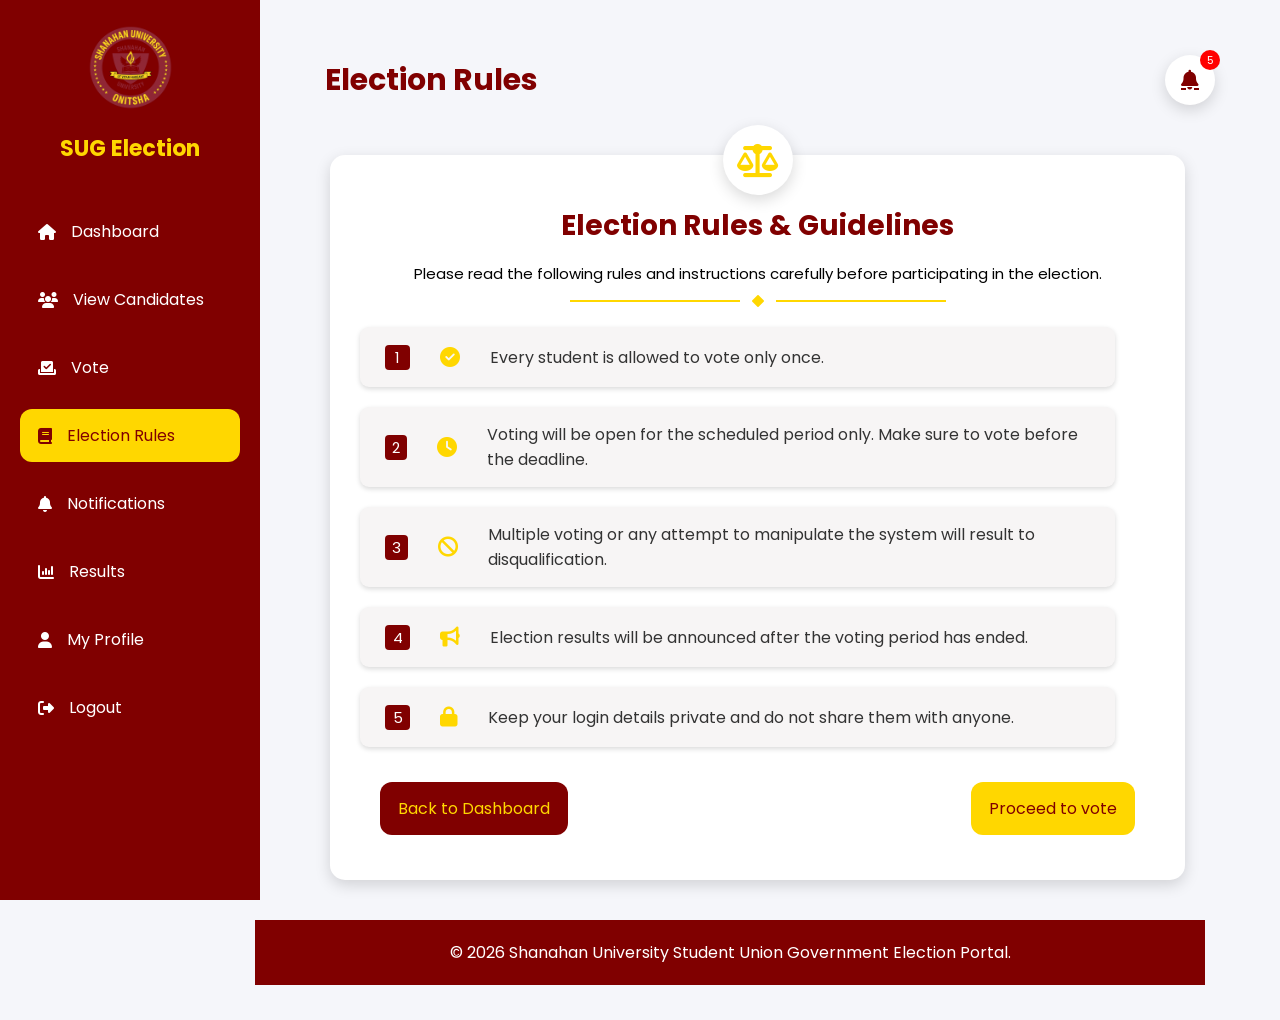
<file: rules.html>
<!DOCTYPE html>
<html lang="en">
<head>
    <meta charset="UTF-8">
    <meta name="viewport" content="width=device-width, initial-scale=1.0">
    <title>rules</title>


    <!-- Google Font -->

    <link href="https://fonts.googleapis.com/css2?family=Poppins:wght@300;400;500;600;700&display=swap"
          rel="stylesheet">

    <!-- Font Awesome -->

    <link rel="stylesheet"
          href="https://cdnjs.cloudflare.com/ajax/libs/font-awesome/6.7.2/css/all.min.css">

    <style>
/*=====================================
        GOOGLE FONT
======================================*/

@import url('https://fonts.googleapis.com/css2?family=Poppins:wght@300;400;500;600;700&display=swap');


/*=====================================
            RESET
======================================*/

*{

    margin:0;
    padding:0;
    box-sizing:border-box;
    font-family:'Poppins',sans-serif;

}


/*=====================================
            BODY
======================================*/

body{

    background:#f5f6fa;
    color:#333;

}


/*=====================================
        CONTAINER
======================================*/

.container{

    display:flex;

    min-height:100vh;

}

/*=====================================
            SIDEBAR
======================================*/

.sidebar{

    width:260px;

    background:#800000;

    color:#fff;

    padding:25px 20px;

    position:fixed;

    top:0;
    left:0;

    height:100%;

    overflow-y:auto;

    transition:.4s;

    z-index:1000;

}

/*=====================================
        LOGO
======================================*/

.logo-section{

    text-align:center;

    margin-bottom:40px;

}

.sidebar-logo{

    width:85px;

    margin-bottom:15px;

}

.logo-section h2{

    color:#FFD700;

    font-size:22px;

}


/*=====================================
        SIDEBAR MENU
======================================*/

.sidebar ul{

    list-style:none;

}

.sidebar ul li{

    margin:15px 0;

}

.sidebar ul li a{

    display:flex;

    align-items:center;

    gap:15px;

    text-decoration:none;

    color:#fff;

    padding:14px 18px;

    border-radius:12px;

    transition:.3s;

    font-size:16px;

}

.sidebar ul li a:hover{

    background:#FFD700;

    color:#800000;

}

.sidebar ul li.active a{

    background:#FFD700;

    color:#800000;

}




.menu-btn{

    display:none;

    position:fixed;

    top:20px;

    left:20px;

    width:45px;

    height:45px;

    border:none;

    background:#800000;

    color:#fff;

    border-radius:10px;

    cursor:pointer;

    z-index:1200;

    font-size:20px;

}

.close-menu{

    display:none;

    position:absolute;

    top:20px;

    right:20px;

    border:none;

    background:none;

    color:#fff;

    cursor:pointer;

    font-size:22px;

}

/*=====================================
            MAIN CONTENT
======================================*/

.main-content{

    margin-left:260px;

    width: calc(100% - 260px);

    padding:35px;

}

/*=====================================
            TOP BAR
======================================*/

.topbar{

    display:flex;

    justify-content:space-between;

    align-items:center;

    margin-bottom:30px;

    padding: 20px 30px;    



}

.topbar h1{

    color:#800000;

    font-size:30px;

}

.notification{
    width: 50px;

    height: 50px;
    
    border-radius: 50%;
    
    background: white;
    
    font-size: 20px;
    
    color: #800000;
    
    display: flex;
    
    box-shadow: 0 5px 15px rgba(0,0,0,.15);
    
    justify-content: center;
    
    align-items: center;
    
    transition: 1s;
    
    position: relative;
}

.notification:hover{
    background: #FFD700;
   
    color: #800000;
   
     transform:translatey(-4px);
}

.notification span{
    

    top:-5px;

    right:-5px;

    width:20px;

    height:20px;

    background:red;

    color:#fff;

    border-radius:50%;

    display:flex;

    justify-content:center;

    align-items:center;

    font-size:11px;
    
    position:absolute;
}

/*================================
        RULES CONTAINER
================================*/

.rules-card{
    position: relative;
    width: 90%;
    min-height: 650px;
    background: white;
    border-radius: 15px;
    margin-left: 35px;
    box-shadow: 0 5px 15px rgba(0,0,0,.15);
    padding: 30px;
    transition: 3s;
}
.rules-card:hover{

    transform: translateY(-5px);
    box-shadow: 0 8px 25px rgba(0,0,0,.18);
}

/*================================
        FLOATING ICON
================================*/
.top-icon{
    width: 70px;
    height: 70px;
    border-radius: 50%;
    position: absolute;
    top: -30px;
    background: white;
    box-shadow: 0 5px 15px rgba(0,0,0,.15);
    color: #FFD700;
    justify-content: center;
    align-items: center;
    display: flex;
    font-size: 33px;
    left: 50%;
    transform: translateX(-50%);
}

.rules-card h2{ 
    color: #800000;
    text-align: center;
    margin-top: 20px;
    margin-bottom: 15px;
    font-size: 28px;
}
.subtitle{
    color: black;
    text-align: center;
    font-size: 15px;
    margin-top: 5px;
    margin-bottom: 10px;
    
}

.divider{

display:flex;

align-items:center;

justify-content:center;

gap:12px;

margin-bottom: 20px;

}

.divider span{

width: 170px;

height:2px;

background:#FFD700;

}

.divider i{

color:#FFD700;

font-size:12px;

}

.list{
    position: relative;
    display: flex;
    flex-direction: column;
    background: white;
}

.A{
    
    background: rgb(247, 245, 245);
    display: flex;
    gap: 30px;
    border-radius: 9px;
    width: 95%;
    min-height: 60px;
    margin-bottom: 20px;
    align-items: center;
    box-shadow: 0 2px 5px rgba(0,0,0,.15);
    padding: 15px;
    transition: 0.3s ease;
}

.A:hover{
     background:#fff8e8;

    border-left:5px solid #FFD700;

    transform:translateX(8px);

}

.B{
    width: 25px;
    height: 25px;
    background: #800000;
    color: white;
    display: flex;
    justify-content: center;
    align-items: center;
    border-radius: 4px;
    margin-left: 10px;
    font-size: 15px;
}

.A i{
    color: #FFD700;
    font-size: 20px;
}

.A p{
    text-spacing-trim: normal;
}


/*===================================
        BUTTON GROUP
===================================*/
.sec{
    display: flex;
    justify-content: space-between;
    margin: 15px 20px;
    color: white;
}

.dashboard{
    background: #800000;
    
    display:flex;

    align-items:center;

    gap:15px;


    padding:14px 18px;

    border-radius:12px;

    transition:.3s;
    cursor: pointer;
 
}
.dashboard a{
    color: #FFD700;
    font-size:16px;
    text-decoration:none;
}

.dashboard:hover{
    background: #FFD700;
    transform: translateY(-4px);
}
.dashboard a:hover{
    color: #800000;
    
}

.vote{
     background: #FFD700;
    
    display:flex;

    align-items:center;

    gap:15px;


    padding:14px 18px;

    border-radius:12px;

    transition:.3s;
    cursor: pointer;

}

.vote a{
     color: #800000;
    font-size:16px;
    text-decoration:none;
}

.vote:hover{
    background: #800000;
    transform: translateY(-4px);
}
.vote a:hover{
    color: #FFD700;
    
}

footer{

    

    width: 100%;

    background:#800000;

    color:#fff;

    text-align:center;

    padding:20px;

    margin-top:40px;

    margin-left: -40px;

    margin-right: 0px;

}



::-webkit-scrollbar{

    width:8px;

}

::-webkit-scrollbar-thumb{

    background:#8B0000;

    border-radius:20px;

}

::-webkit-scrollbar-track{

    background:#f2f2f2;

}

.container{
 animation:fadeIn .6s ease;

}

@keyframes fadeIn{

    from{

        opacity:0;

        transform:translateY(20px);

    }

    to{

        opacity:1;

        transform:translateY(0);

    }

}


/*=====================================
        TABLET RESPONSIVE
======================================*/

@media (max-width:992px){

.sidebar{

left:-260px;

}

.sidebar.active{

left:0;

}

.menu-btn{

display:block;

}

.close-menu{

display:block;

}

.main-content{

margin-left:0;

width:100%;

padding:80px 20px 30px;

}

.rules-card{

width:100%;

margin-left:0;

height:auto;

min-height:650px;

}

.divider span{

width:120px;

}

footer{

position:relative;

margin-left:0;

width:100%;

}

}

/*=====================================
        MOBILE RESPONSIVE
======================================*/

@media(max-width:768px){

.topbar{

flex-direction:row;

gap:20px;

text-align:center;

}

.topbar h1{

font-size:24px;

}

.rules-card{

padding:25px 15px;

}

.rules-card h2{

font-size:24px;

}

.subtitle{

font-size:14px;

}

.A{

height:auto;

padding:15px;

gap:15px;

align-items:flex-start;

}

.A p{

font-size:14px;

}

.divider span{

width:60px;

}

.sec{

flex-direction:column;

gap:15px;

}

.dashboard,

.vote{

justify-content:center;

width:100%;

}

}

/*=====================================
        SMALL PHONES
======================================*/

@media(max-width:480px){

.sidebar{

width:230px;

}

.topbar h1{

font-size:20px;

}

.notification{

width:45px;

height:45px;

}

.top-icon{

width:60px;

height:60px;

font-size:28px;

}

.rules-card h2{

font-size:21px;

}

.subtitle{

font-size:13px;

}

.B{

width:22px;

height:22px;

font-size:13px;

}

.A{

padding:12px;

}

}
 </style>

</head>

<body>
    <div class="container">

<!--==============================
        SIDEBAR
===============================-->

<aside class="sidebar">

    <!-- Close Button (Mobile) -->

    <button class="close-menu">

        <i class="fa-solid fa-xmark"></i>

    </button>

    <div class="logo-section">

        <img src="SHANAHAN-ROUND-LOGO.png"
             class="sidebar-logo">

        <h2>

            SUG Election

        </h2>

    </div>

    <ul>

        <li>

            <a href="student dashboard.html">

                <i class="fa-solid fa-house"></i>

                Dashboard

            </a>

        </li>

        <li>

            <a href="view candidates.html">

                <i class="fa-solid fa-users"></i>

                View Candidates

            </a>

        </li>

        <li>

            <a href="voting.html">

                <i class="fa-solid fa-check-to-slot"></i>

                Vote

            </a>

        </li>

        

        <!-- Hidden unless approved -->

        <li id="campaignMenu">

            <a href="my-campaign.html">

                <i class="fa-solid fa-bullhorn"></i>

                My Campaign

            </a>

        </li>

         <li class="active">

            <a href="rules.html">

                <i class="fa-solid fa-book"></i>

                Election Rules

            </a>

        </li>


        <li>

            <a href="notification.html">

                <i class="fas fa-bell"></i>

                Notifications

            </a>

        </li>

        <li>

            <a href="results.html">

                <i class="fa-solid fa-chart-column"></i>

                Results

            </a>

        </li>


        <li>

<a href="profile.html">

<i class="fas fa-user"></i>

My Profile

</a>

</li>


        <li>

            <a href="logout.html">

                <i class="fa-solid fa-right-from-bracket"></i>

                Logout

            </a>

        </li>

    </ul>

</aside>

<!--==============================
        MAIN CONTENT
===============================-->

<div class="main-content">

<!--==============================
        TOP BAR
===============================-->

<header class="topbar">

    <button class="menu-btn">

        <i class="fa-solid fa-bars"></i>

    </button>

    <h1>
    Election Rules
</h1>

    <a href="notification.html"
       class="notification">

        <i class="fa-solid fa-bell"></i>
        <span>5</span>
    </a>

</header>

<!--================================
            RULES CARD
=================================-->
    <div class="rules-card">
        <div class="top-icon">
            <i class="fas fa-scale-balanced"></i>
        </div>

        <h2>
            Election Rules & Guidelines

        </h2>

        <p class="subtitle">
            Please read the following rules and instructions carefully before participating in the election.
        </p>

        <div class="divider">
            <span></span>
            <i class="fas fa-diamond"></i>
            <span></span>
        </div>
<div class="list">
        <div class="A">
            <div class="B">
                1
            </div>

            <i class="fas fa-check-circle"></i>

            <p>
                Every student is allowed to vote only once.
            </p>
        </div>

            <div class="A">
            <div class="B">
                2
            </div>

            <i class="fas fa-clock"></i>

            <p>
                Voting will be open for the scheduled period only. Make sure to vote before the deadline.
            </p>
        </div>
        <div class="A">
            <div class="B">
                3
            </div>

            <i class="fas fa-ban"></i>

            <p>
                Multiple voting or any attempt to manipulate the system will result to disqualification.
            </p>
        </div>
        <div class="A">
            <div class="B">
                4
            </div>

            <i class="fas fa-bullhorn"></i>

            <p>
                Election results will be announced after the voting period has ended.
            </p>
        </div>
        <div class="A">
            <div class="B">
                5
            </div>

            <i class="fas fa-lock"></i>

            <p>
                Keep your login details private and do not share them with anyone.
            </p>
        </div>
</div>
<div class="sec">
        <div class="dashboard">
            <a href="student dashboard.html">
                Back to Dashboard
            </a>
        </div>

        <div class="vote">
            <a href="voting.html">
                Proceed to vote
            </a>
        </div>
</div>

    </div>
    <footer>
        <p>

        © 2026 Shanahan University
        Student Union Government
        Election Portal.

    </p>

    </footer>
</div>

    </div>

<script>




const sidebar=document.querySelector(".sidebar");

const menuBtn=document.querySelector(".menu-btn");

const closeBtn=document.querySelector(".close-menu");

menuBtn.addEventListener("click",()=>{

sidebar.classList.add("active");

});

closeBtn.addEventListener("click",()=>{

sidebar.classList.remove("active");

});

document.querySelectorAll(".sidebar a")

.forEach(link=>{

link.addEventListener("click",()=>{

if(window.innerWidth<=992){

sidebar.classList.remove("active");

}

});

});

const cards=document.querySelectorAll(".A");

cards.forEach(card=>{

card.addEventListener("mouseenter",()=>{

card.style.transform="translateX(8px)";

});

card.addEventListener("mouseleave",()=>{

card.style.transform="translateX(0)";

});

});

const vote=document.querySelector(".vote");

vote.addEventListener("click",(e)=>{

const proceed=confirm(

"Have you read all the election rules?\n\nClick OK to continue."

);

if(!proceed){

e.preventDefault();

}

});

/*=====================================
      MY CAMPAIGN
======================================*/

// false = ordinary student
// true = approved candidate

const isCandidate = false;

const campaignMenu =
document.getElementById("campaignMenu");

const campaignCard =
document.getElementById("campaignCard");

if(!isCandidate){

    campaignMenu.style.display = "none";

    campaignCard.style.display = "none";

}


</script>
</body>
</html>
</file>
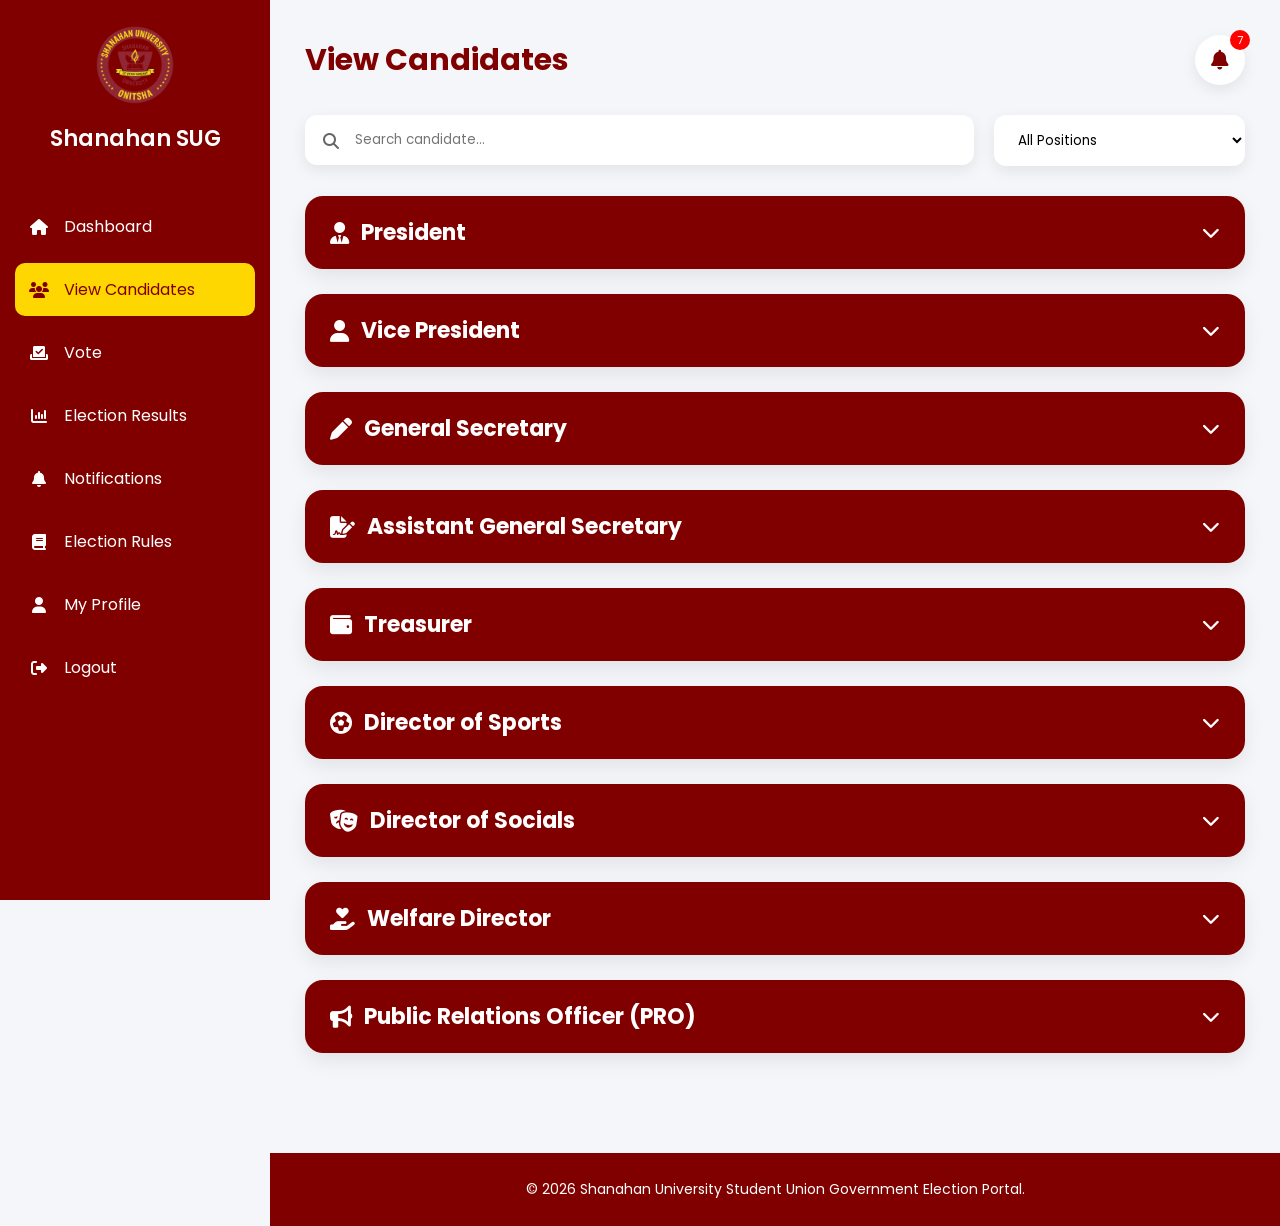
<file: view candidates.html>
<!DOCTYPE html>
<html lang="en">

<head>

    <meta charset="UTF-8">

    <meta name="viewport"
          content="width=device-width, initial-scale=1.0">

    <title>View Candidates | Shanahan University SUG Election Portal</title>

    <!-- Google Font -->

    <link href="https://fonts.googleapis.com/css2?family=Poppins:wght@300;400;500;600;700&display=swap"
          rel="stylesheet">

    <!-- Font Awesome -->

    <link rel="stylesheet"
          href="https://cdnjs.cloudflare.com/ajax/libs/font-awesome/6.7.2/css/all.min.css">

    <!-- CSS -->

    <link rel="stylesheet"
          href="view-candidates.css">

</head>

<body>

<!--==============================
        MOBILE MENU
================================-->

<button class="menu-btn">

    <i class="fas fa-bars"></i>

</button>

<!--==============================
          SIDEBAR
================================-->

<aside class="sidebar">

    <div class="sidebar-header">

        <img src="SHANAHAN-ROUND-LOGO.png"
             class="logo"
             alt="Logo">

        <h2>Shanahan SUG</h2>

        <button class="close-menu">

            <i class="fas fa-times"></i>

        </button>

    </div>

    <ul>

        <li>

            <a href="student dashboard.html">

                <i class="fas fa-home"></i>

                Dashboard

            </a>

        </li>

        <li>

            <a href="view candidates.html"
               class="active">

                <i class="fas fa-users"></i>

                View Candidates

            </a>

        </li>

        <li id="campaignMenu"
            style="display:none;">

            <a href="my-campaign.html">

                <i class="fas fa-bullhorn"></i>

                My Campaign

            </a>

        </li>

        <li>

            <a href="voting.html">

                <i class="fas fa-vote-yea"></i>

                Vote

            </a>

        </li>

        <li>

            <a href="results.html">

                <i class="fas fa-chart-column"></i>

                Election Results

            </a>

        </li>

        <li>

            <a href="notification.html">

                <i class="fas fa-bell"></i>

                Notifications

            </a>

        </li>

        <li>

            <a href="rules.html">

                <i class="fa-solid fa-book"></i>

                Election Rules

            </a>

        </li>

        <li>

            <a href="profile.html">

                <i class="fas fa-user"></i>

                My Profile

            </a>

        </li>

        <li>

            <a href="logout.html">

                <i class="fas fa-right-from-bracket"></i>

                Logout

            </a>

        </li>

    </ul>

</aside>

<!--==============================
        MAIN CONTENT
================================-->

<main class="main-content">

<header class="topbar">

    <h1>

        View Candidates

    </h1>

    <a href="notification.html"
       class="notification">

        <i class="fas fa-bell"></i>

        <span id="notificationCount">

            7

        </span>

    </a>

</header>

<!--==============================
      SEARCH & FILTER
================================-->

<section class="top-controls">

    <div class="search-box">

        <i class="fas fa-search"></i>

        <input

            type="text"

            id="searchInput"

            placeholder="Search candidate...">

    </div>

    <div class="filter-box">

        <select id="positionFilter">

            <option value="all">

                All Positions

            </option>

            <option value="President">

                President

            </option>

            <option value="Vice President">

                Vice President

            </option>

            <option value="General Secretary">

                General Secretary

            </option>

            <option value="Assistant General Secretary">

                Assistant General Secretary

            </option>

            <option value="Treasurer">

                Treasurer

            </option>

            <option value="Director of Sports">

                Director of Sports

            </option>

            <option value="Director of Socials">

                Director of Socials

            </option>

            <option value="Welfare Director">

                Welfare Director

            </option>

            <option value="Public Relations Officer">

                Public Relations Officer

            </option>

        </select>

    </div>

</section>
<!--====================================
            PRESIDENT
=====================================-->

<section class="candidate-section"
         data-position="President">

    <div class="section-header">

        <h2>

            <i class="fas fa-user-tie"></i>

            President

        </h2>

        <span class="toggle-icon">

            <i class="fas fa-chevron-down"></i>

        </span>

    </div>

    <div class="candidate-grid"
         id="President"></div>

</section>

<!--====================================
         VICE PRESIDENT
=====================================-->

<section class="candidate-section"
         data-position="Vice President">

    <div class="section-header">

        <h2>

            <i class="fas fa-user"></i>

            Vice President

        </h2>

        <span class="toggle-icon">

            <i class="fas fa-chevron-down"></i>

        </span>

    </div>

    <div class="candidate-grid"
         id="Vice President"></div>

</section>

<!--====================================
      GENERAL SECRETARY
=====================================-->

<section class="candidate-section"
         data-position="General Secretary">

    <div class="section-header">

        <h2>

            <i class="fas fa-pen"></i>

            General Secretary

        </h2>

        <span class="toggle-icon">

            <i class="fas fa-chevron-down"></i>

        </span>

    </div>

    <div class="candidate-grid"
         id="General Secretary"></div>

</section>

<!--====================================
ASSISTANT GENERAL SECRETARY
=====================================-->

<section class="candidate-section"
         data-position="Assistant General Secretary">

    <div class="section-header">

        <h2>

            <i class="fas fa-file-signature"></i>

            Assistant General Secretary

        </h2>

        <span class="toggle-icon">

            <i class="fas fa-chevron-down"></i>

        </span>

    </div>

    <div class="candidate-grid"
         id="Assistant General Secretary"></div>

</section>

<!--====================================
            TREASURER
=====================================-->

<section class="candidate-section"
         data-position="Treasurer">

    <div class="section-header">

        <h2>

            <i class="fas fa-wallet"></i>

            Treasurer

        </h2>

        <span class="toggle-icon">

            <i class="fas fa-chevron-down"></i>

        </span>

    </div>

    <div class="candidate-grid"
         id="Treasurer"></div>

</section>

<!--====================================
      DIRECTOR OF SPORTS
=====================================-->

<section class="candidate-section"
         data-position="Director of Sports">

    <div class="section-header">

        <h2>

            <i class="fas fa-futbol"></i>

            Director of Sports

        </h2>

        <span class="toggle-icon">

            <i class="fas fa-chevron-down"></i>

        </span>

    </div>

    <div class="candidate-grid"
         id="Director of Sports">

    </div>

</section>

<!--====================================
      DIRECTOR OF SOCIALS
=====================================-->

<section class="candidate-section"
         data-position="Director of Socials">

    <div class="section-header">

        <h2>

            <i class="fas fa-masks-theater"></i>

            Director of Socials

        </h2>

        <span class="toggle-icon">

            <i class="fas fa-chevron-down"></i>

        </span>

    </div>

    <div class="candidate-grid"
         id="Director of Socials">

    </div>

</section>

<!--====================================
        WELFARE DIRECTOR
=====================================-->

<section class="candidate-section"
         data-position="Welfare Director">

    <div class="section-header">

        <h2>

            <i class="fas fa-hand-holding-heart"></i>

            Welfare Director

        </h2>

        <span class="toggle-icon">

            <i class="fas fa-chevron-down"></i>

        </span>

    </div>

    <div class="candidate-grid"
         id="Welfare Director">

    </div>

</section>

<!--====================================
   PUBLIC RELATIONS OFFICER
=====================================-->

<section class="candidate-section"
         data-position="Public Relations Officer">

    <div class="section-header">

        <h2>

            <i class="fas fa-bullhorn"></i>

            Public Relations Officer (PRO)

        </h2>

        <span class="toggle-icon">

            <i class="fas fa-chevron-down"></i>

        </span>

    </div>

    <div class="candidate-grid"
         id="Public Relations Officer">

    </div>

</section>

<!--====================================
        NO RESULT
=====================================-->

<div id="noResult"
     class="no-result"
     style="display:none;">

    <i class="fas fa-search"></i>

    <h2>No Candidate Found</h2>

    <p>

        Try another name or select another position.

    </p>

</div>

</main>

<!--====================================
            FOOTER
=====================================-->

<footer>

    <p>

        © 2026 Shanahan University Student Union Government Election Portal.

    </p>

    

    

</footer>

<!--====================================
        JAVASCRIPT FILES
=====================================-->

<!-- Candidate Database -->

<script src="candidates.js"></script>

<!-- View Candidates Logic -->

<script>
/*=====================================
        PAGE LOAD
======================================*/

window.addEventListener("load", () => {

    document.body.style.opacity = "1";

});

/*=====================================
        SIDEBAR
======================================*/

const menuBtn = document.querySelector(".menu-btn");
const closeBtn = document.querySelector(".close-menu");
const sidebar = document.querySelector(".sidebar");

menuBtn.addEventListener("click", () => {

    sidebar.classList.add("active");

});

closeBtn.addEventListener("click", () => {

    sidebar.classList.remove("active");

});


/*=====================================
        ACCORDION
======================================*/

const headers =
document.querySelectorAll(".section-header");

headers.forEach(header => {

    header.addEventListener("click", () => {

        const grid =
        header.nextElementSibling;

        const icon =
        header.querySelector(".toggle-icon");

        grid.classList.toggle("active");

        icon.classList.toggle("rotate");

    });

});


/*=====================================
      DISPLAY CANDIDATES
======================================*/

function displayCandidates() {

    candidates.forEach(candidate => {

        const section =

        document.querySelector(

            `.candidate-section[data-position="${candidate.position}"] .candidate-grid`

        );

        if (!section) return;

        const card = document.createElement("div");

        card.className = "candidate-card";

        card.innerHTML = `

            <img src="${candidate.image}"
                 alt="${candidate.name}">

            <div class="candidate-info">

                <h3>${candidate.name}</h3>

                <p>

                    <i class="fas fa-building"></i>

                    ${candidate.faculty}

                </p>

                <p>

                    <i class="fas fa-graduation-cap"></i>

                    ${candidate.department}

                </p>

                <p>

                    <i class="fas fa-layer-group"></i>

                    ${candidate.level}

                </p>

                <div class="campaign-line">

                    "${candidate.slogan}"

                </div>

                <button

                    class="profile-btn"

                    data-id="${candidate.id}">

                    View Profile

                </button>

            </div>

        `;

        section.appendChild(card);

    });

}

displayCandidates();
/*=====================================
      GET DYNAMIC ELEMENTS
======================================*/

const searchInput =
document.getElementById("searchInput");

const positionFilter =
document.getElementById("positionFilter");

const noResult =
document.getElementById("noResult");


/*=====================================
      SEARCH + FILTER
======================================*/

function filterCandidates(){

    const searchValue =
    searchInput.value.toLowerCase();

    const selectedPosition =
    positionFilter.value;

    let visibleCards = 0;

    document.querySelectorAll(".candidate-section")

    .forEach(section=>{

        const sectionPosition =
        section.dataset.position;

        let hasVisibleCard = false;

        section.querySelectorAll(".candidate-card")

        .forEach(card=>{

            const candidateName =

            card.querySelector("h3")

            .textContent

            .toLowerCase();

            const matchesSearch =

            candidateName.includes(searchValue);

            const matchesPosition =

            selectedPosition === "all"

            ||

            sectionPosition === selectedPosition;

            if(matchesSearch && matchesPosition){

                card.style.display="block";

                hasVisibleCard=true;

                visibleCards++;

            }

            else{

                card.style.display="none";

            }

        });

        section.style.display =

        hasVisibleCard ? "block" : "none";

    });


    /* No Result */

    if(visibleCards===0){

        noResult.style.display="block";

    }

    else{

        noResult.style.display="none";

    }

}


/*=====================================
      SEARCH EVENT
======================================*/

searchInput.addEventListener(

    "input",

    filterCandidates

);


/*=====================================
      FILTER EVENT
======================================*/

positionFilter.addEventListener(

    "change",

    filterCandidates

);


/*=====================================
      FIRST LOAD
======================================*/

filterCandidates();
/*=====================================
      VIEW PROFILE
======================================*/

document.addEventListener("click",(e)=>{

    if(e.target.classList.contains("profile-btn")){

        const candidateId =

        e.target.dataset.id;

        /* Save selected candidate */

        localStorage.setItem(

            "selectedCandidate",

            candidateId

        );

        /* Open profile page */

        window.location.href =

        "candidate-profile.html";

    }

});


/*=====================================
      CLOSE SIDEBAR ON MOBILE
======================================*/

document.querySelectorAll(".sidebar a")

.forEach(link=>{

    link.addEventListener("click",()=>{

        if(window.innerWidth<=992){

            sidebar.classList.remove("active");

        }

    });

});


/*=====================================
      SMOOTH SCROLL TO SECTION
======================================*/

document.querySelectorAll(".section-header")

.forEach(header=>{

    header.addEventListener("click",()=>{

        setTimeout(()=>{

            header.scrollIntoView({

                behavior:"smooth",

                block:"start"

            });

        },200);

    });

});


/*=====================================
      CONSOLE MESSAGE
======================================*/

console.log(

    "View Candidates Loaded Successfully."

);
</script>

</body>

</html>
</file>
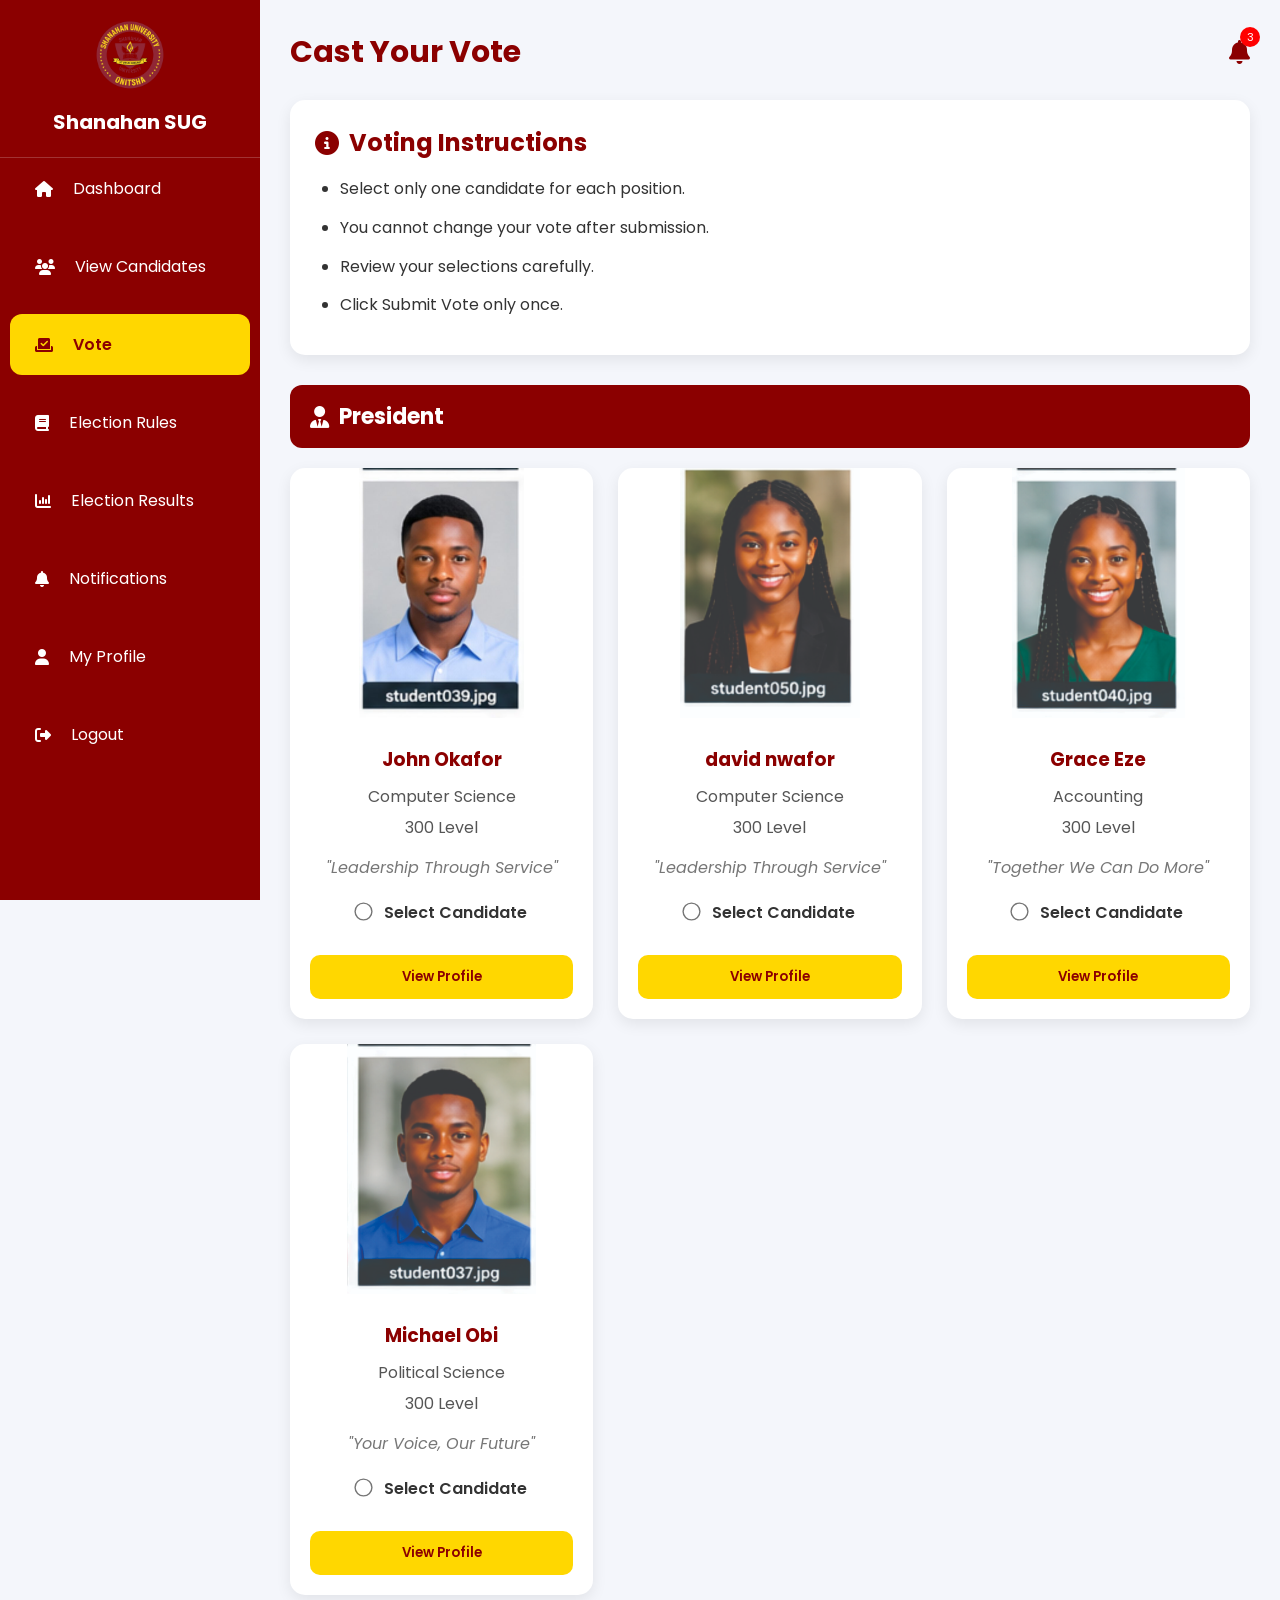
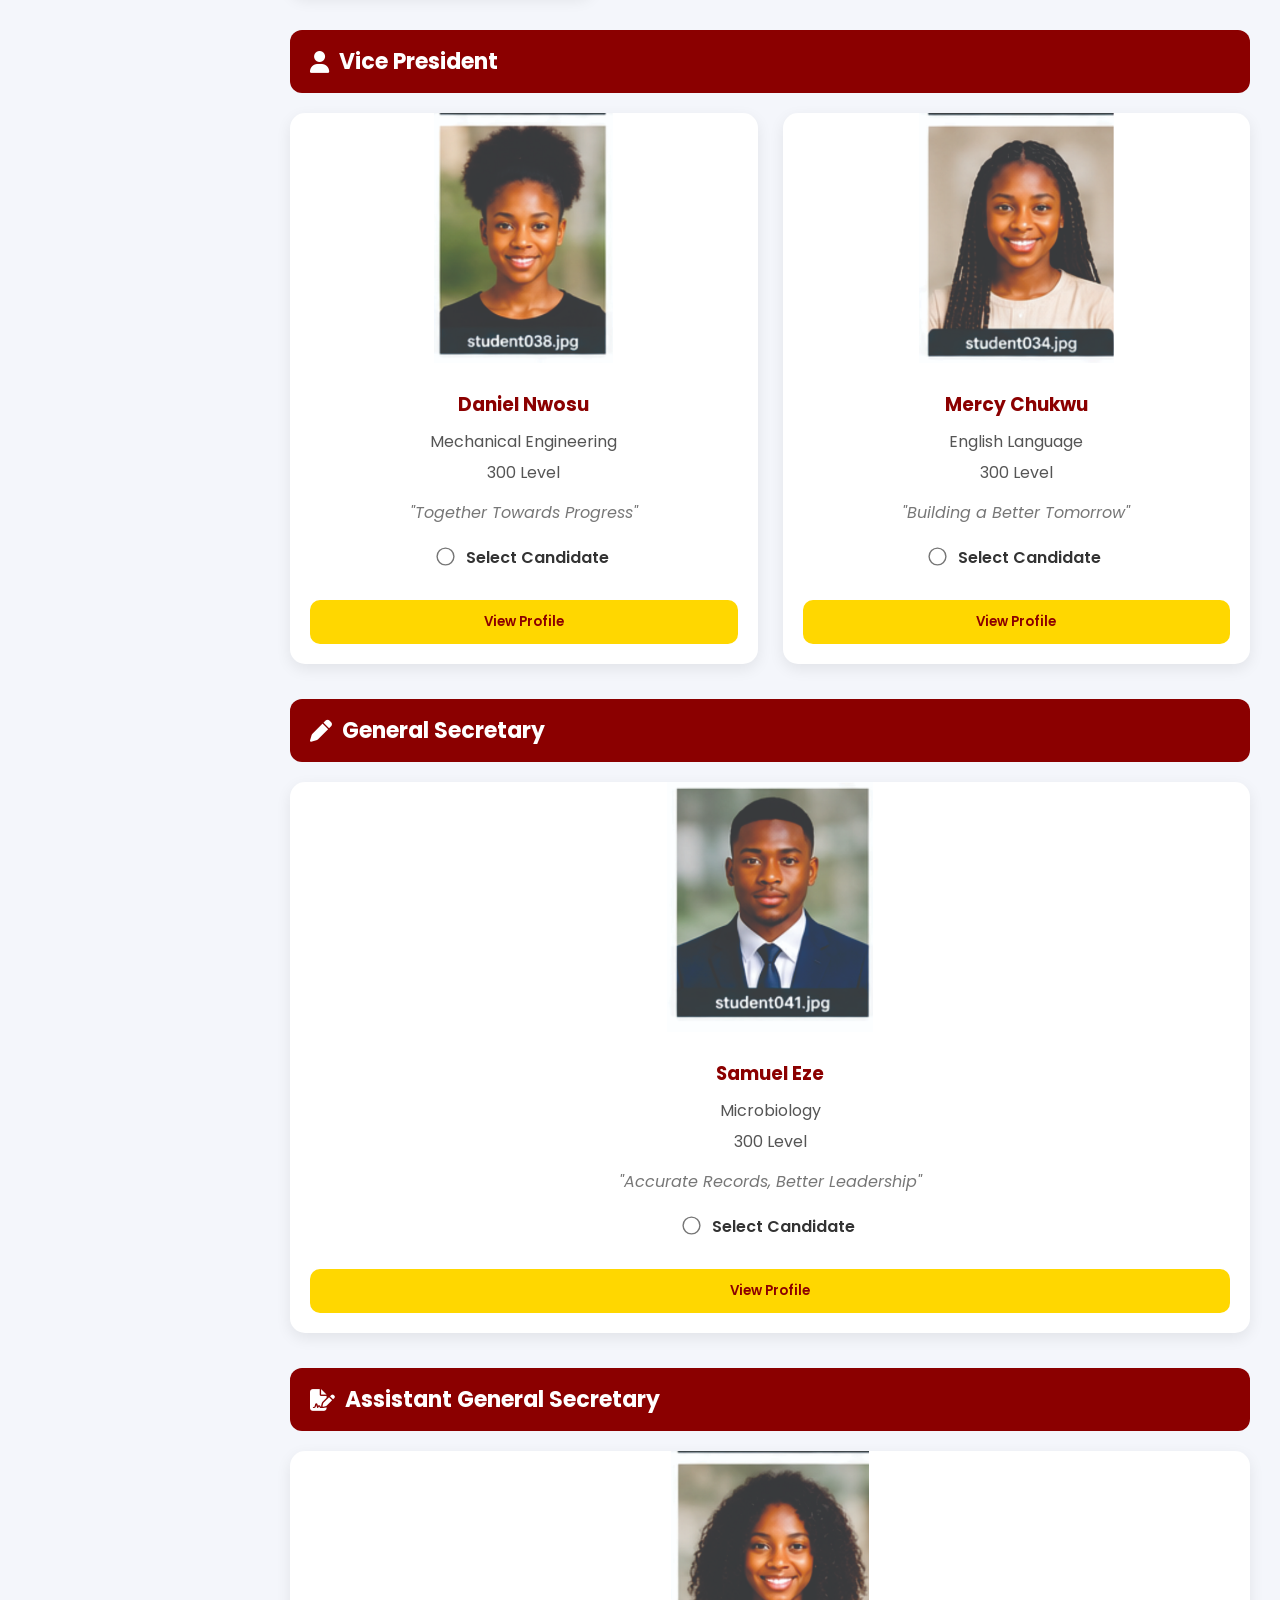
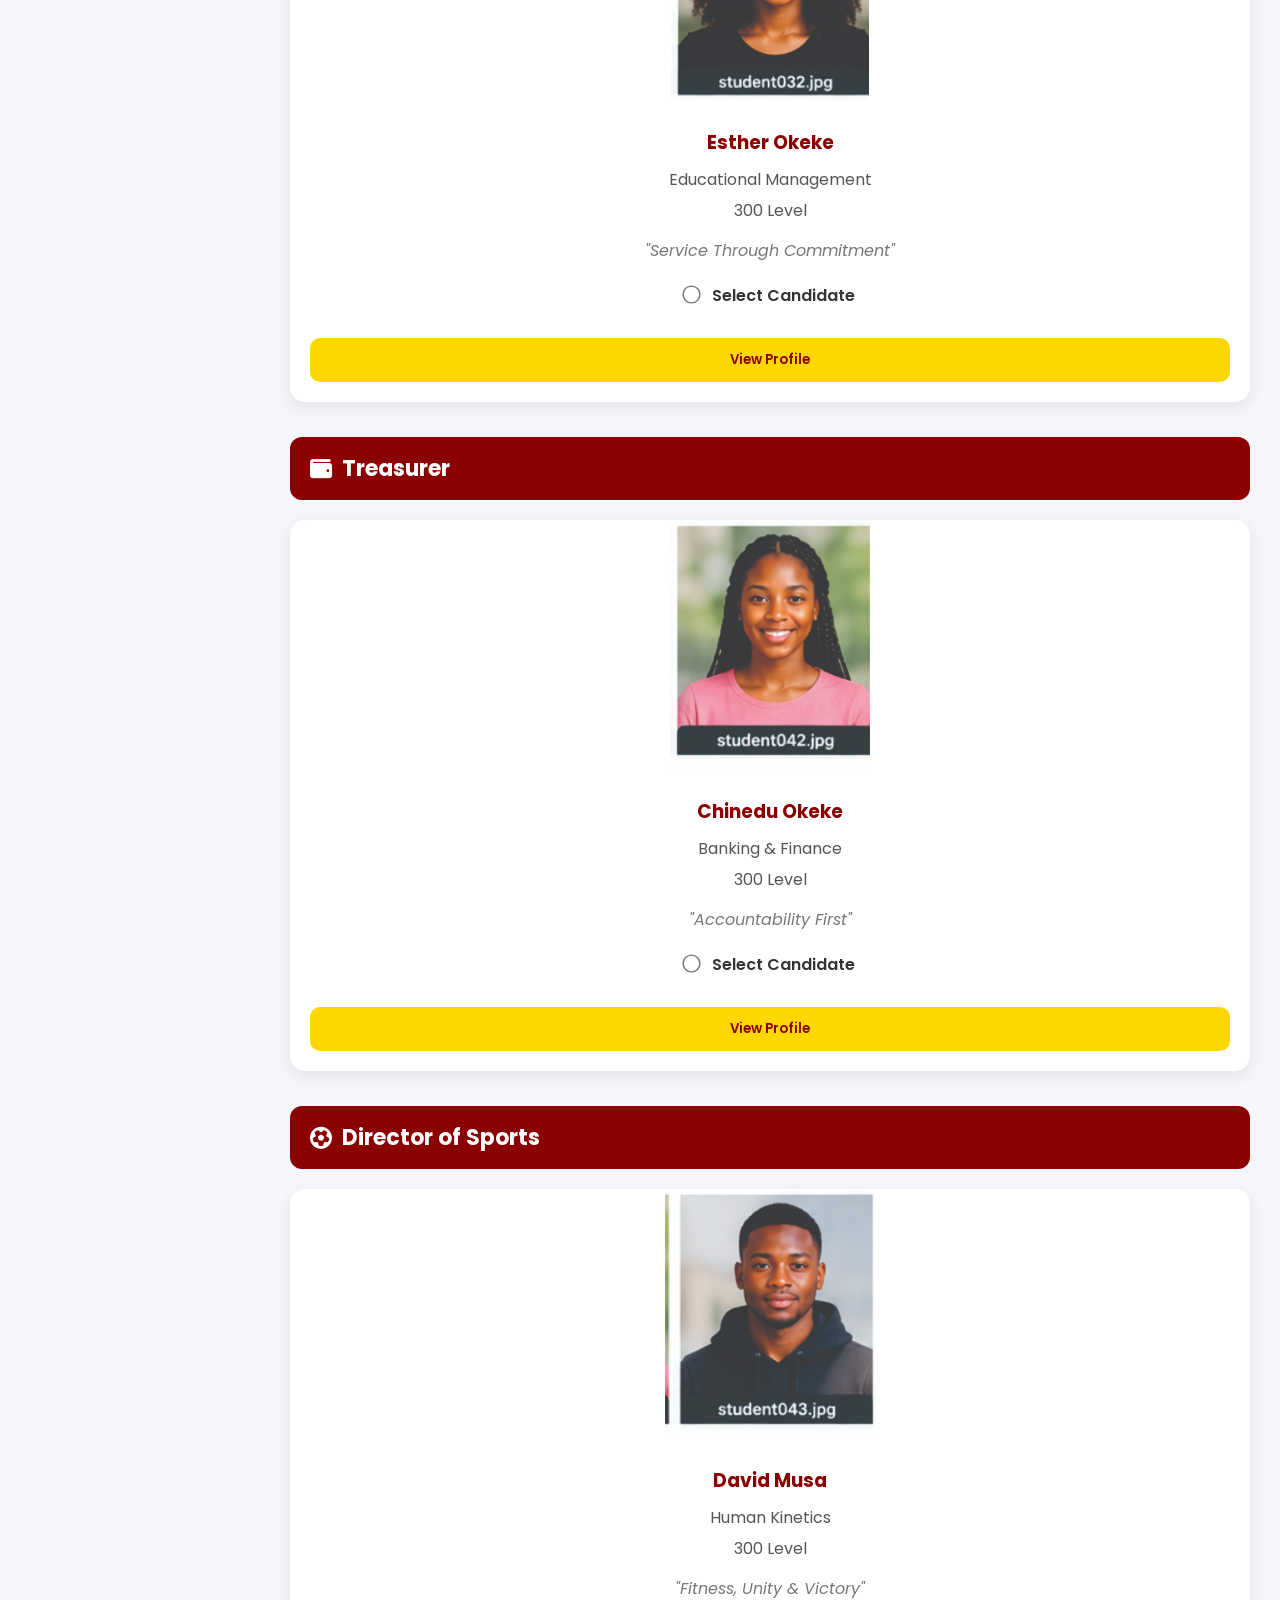
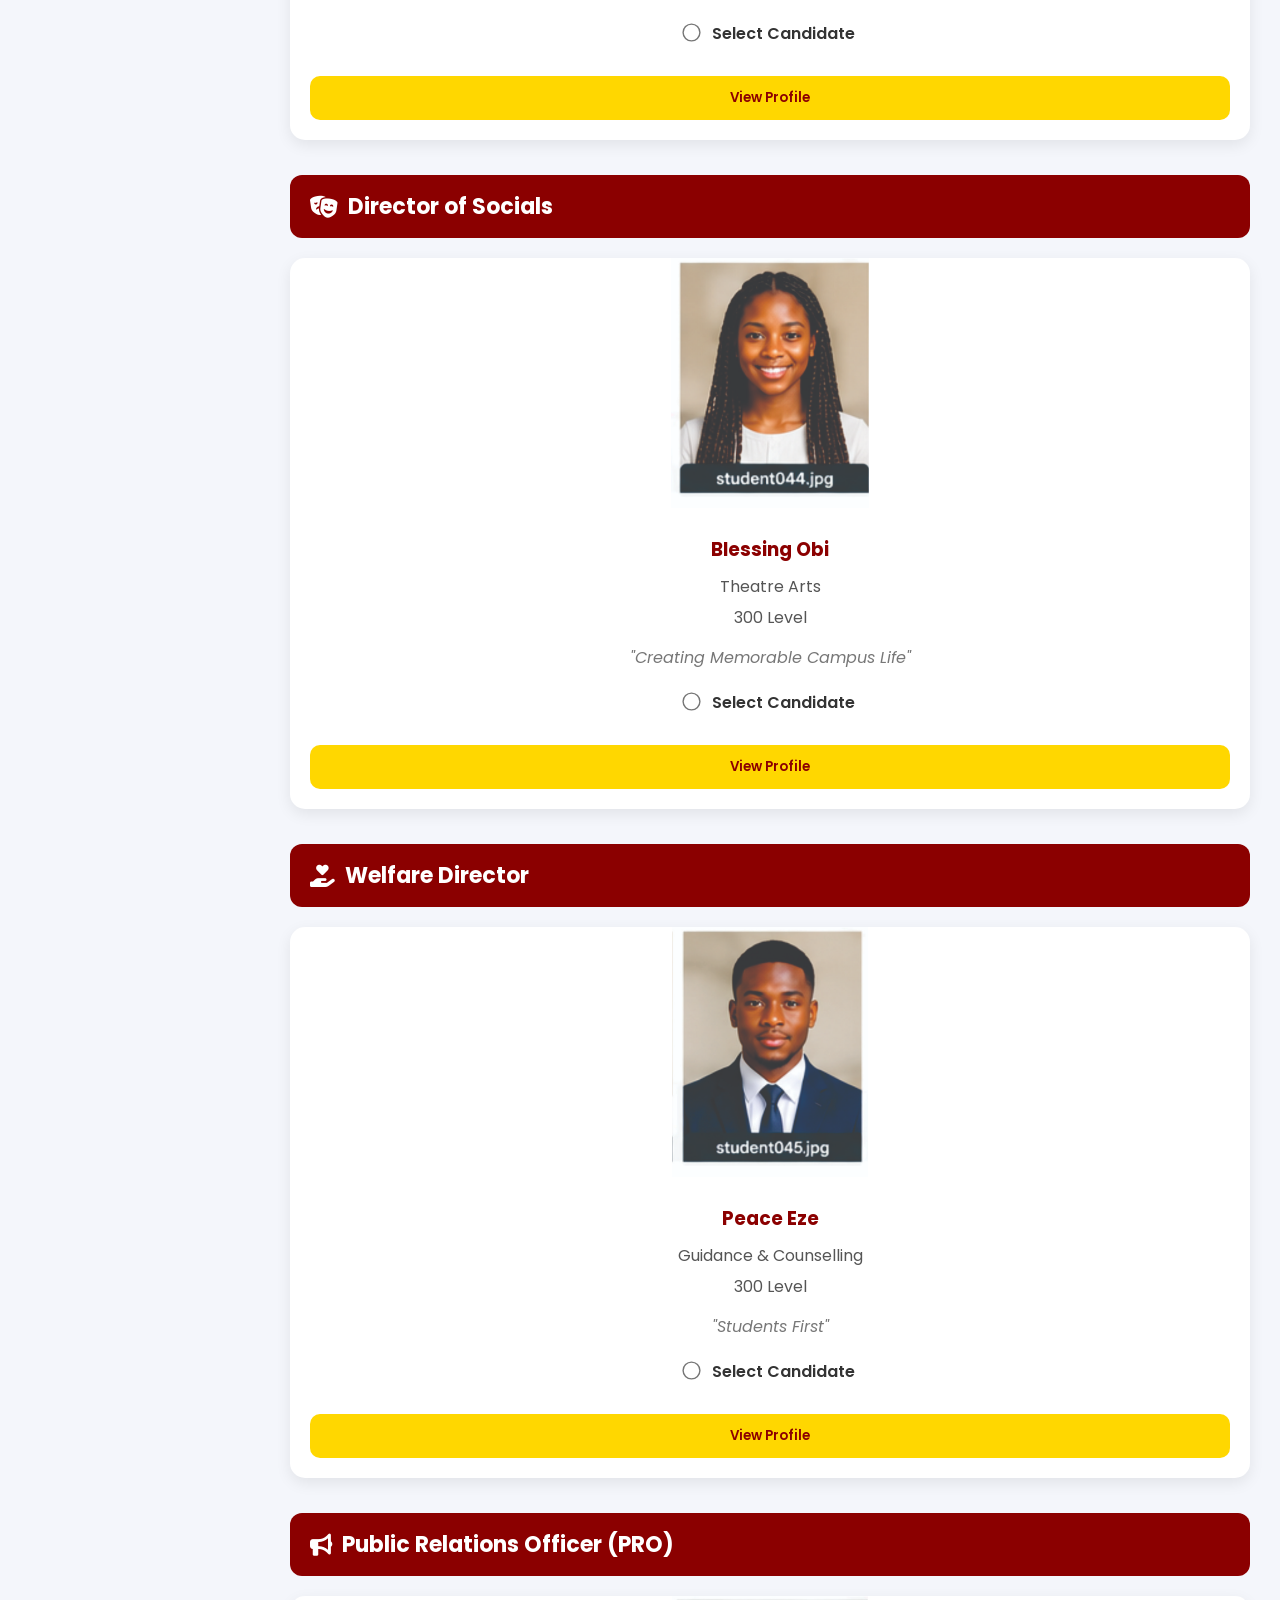
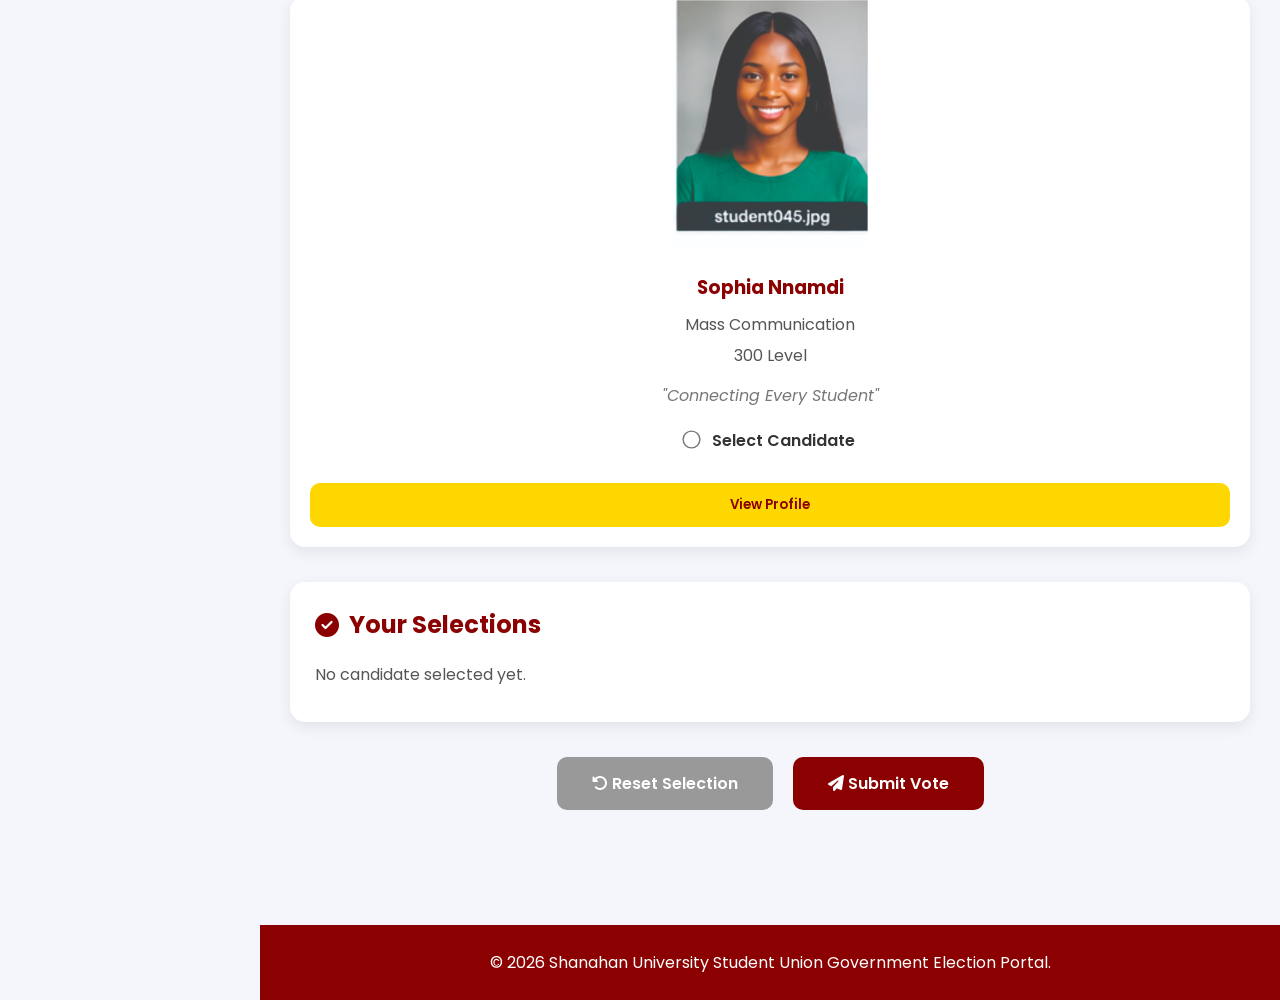
<file: voting.html>
<!DOCTYPE html>

<html lang="en">

<head>

<meta charset="UTF-8">

<meta name="viewport"
      content="width=device-width, initial-scale=1.0">

<title>Vote </title>

<link href="https://fonts.googleapis.com/css2?family=Poppins:wght@300;400;500;600;700&display=swap"
      rel="stylesheet">

<link rel="stylesheet"
href="https://cdnjs.cloudflare.com/ajax/libs/font-awesome/6.7.2/css/all.min.css">

<style>
/*=====================================
        GLOBAL
======================================*/

*{

margin:0;
padding:0;
box-sizing:border-box;
font-family:'Poppins',sans-serif;

}

body{

background:#f4f6fb;
color:#333;

min-height:100vh;
opacity:0;
transition:.5s;

}

/*=====================================
        SIDEBAR
======================================*/

.sidebar{

width:260px;
background:#8B0000;
color:#fff;
position:fixed;
left:0;
top:0;
height:100%;
overflow-y:auto;
transition:.4s;
z-index:1000;

}

.sidebar-header{

padding:20px;
text-align:center;
border-bottom:1px solid rgba(255,255,255,.2);

}

.logo{

width:70px;
height:70px;
border-radius:50%;
margin-bottom:10px;

}

.sidebar-header h2{

font-size:20px;

}

.sidebar ul{

list-style:none;

}

.sidebar ul li{

width:100%;


}

.sidebar ul li a{

     display:flex;

    align-items:center;

    gap:20px;

    text-decoration:none;

    color:#fff;

    padding:18px 25px;

    transition:.3s;

    border-radius: 12px;

    margin-bottom: 17px;

    margin-right: 10px;

    margin-left: 10px;
}

.sidebar ul li a:hover,

.sidebar ul li a.active{

background:#FFD700;
color:#8B0000;
font-weight:600;

}

/*=====================================
        MOBILE MENU
======================================*/

.menu-btn{

display:none;
position:fixed;
top:15px;
left:15px;
width:45px;
height:45px;
border:none;
border-radius:8px;
background:#8B0000;
color:#fff;
font-size:20px;
cursor:pointer;
z-index:1200;

}

.close-menu{

display:none;
background:none;
border:none;
color:#fff;
font-size:22px;
cursor:pointer;

}

/*=====================================
      MAIN CONTENT
======================================*/

.main-content{

margin-left:260px;
padding:30px;
min-height: 100vh;

}

.topbar{

display:flex;
justify-content:space-between;
align-items:center;
margin-bottom:25px;

}

.topbar h1{

font-size:30px;
color:#8B0000;

}

.notification{

position:relative;
font-size:24px;
color:#8B0000;
text-decoration:none;

}

.notification span{

position:absolute;
top:-8px;
right:-10px;
background:red;
color:#fff;
width:20px;
height:20px;
border-radius:50%;
display:flex;
justify-content:center;
align-items:center;
font-size:11px;

}
/*=====================================
      INSTRUCTIONS
======================================*/

.instructions{

background:#fff;
padding:25px;
border-radius:15px;
box-shadow:0 5px 15px rgba(0,0,0,.08);
margin-bottom:30px;

}

.instructions h2{

color:#8B0000;
margin-bottom:15px;
display:flex;
align-items:center;
gap:10px;

}

.instructions ul{

padding-left:25px;

}

.instructions li{

margin:10px 0;
line-height:1.8;

}

/*=====================================
        VOTE SECTION
======================================*/

.vote-section{

margin-bottom:35px;

}

.section-header{

background:#8B0000;
color:#fff;
padding:15px 20px;
border-radius:12px;
margin-bottom:20px;

}

.section-header h2{

display:flex;
align-items:center;
gap:10px;
font-size:22px;

}

/*=====================================
      CANDIDATE GRID
======================================*/

.vote-grid{

display:grid;
grid-template-columns:
repeat(auto-fit,minmax(280px,1fr));
gap:25px;

}

/*=====================================
      CANDIDATE CARD
======================================*/

.vote-card{

background:#fff;
border-radius:15px;
overflow:hidden;
box-shadow:0 5px 15px rgba(0,0,0,.08);
transition:.3s;

}

.vote-card:hover{

transform:translateY(-8px);

}

.vote-card img{

width:100%;
height:250px;
object-fit:scale-down;

}

.vote-info{

padding:20px;
text-align:center;

}

.vote-info h3{

color:#8B0000;
margin-bottom:10px;

}

.vote-info p{

margin:6px 0;
color:#555;

}

.vote-info .slogan{

font-style:italic;
color:#777;
margin:15px 0;

}

/*=====================================
      RADIO BUTTON
======================================*/

.vote-select{

margin:20px 0;

}

.vote-select input{

transform:scale(1.4);
margin-right:10px;
cursor:pointer;

}

.vote-select label{

font-weight:600;
cursor:pointer;

}

/*=====================================
      PROFILE BUTTON
======================================*/

.profile-btn{

width:100%;
padding:12px;
margin-top:10px;
border:none;
border-radius:10px;
background:#FFD700;
color:#8B0000;
font-weight:600;
cursor:pointer;
transition:.3s;

}

.profile-btn:hover{

background:#8B0000;
color:#fff;

}
/*=====================================
        VOTE SUMMARY
======================================*/

.vote-summary{

background:#fff;
padding:25px;
border-radius:15px;
box-shadow:0 5px 15px rgba(0,0,0,.08);
margin:35px 0;

}

.vote-summary h2{

color:#8B0000;
margin-bottom:20px;
display:flex;
align-items:center;
gap:10px;

}

#voteSummary p{

margin:10px 0;
font-size:16px;
color:#555;

}

/*=====================================
        ACTION BUTTONS
======================================*/

.vote-actions{

display:flex;
justify-content:center;
gap:20px;
margin:35px 0;
flex-wrap:wrap;

}

.reset-btn,

.submit-btn{

padding:14px 35px;
border:none;
border-radius:10px;
font-size:16px;
font-weight:600;
cursor:pointer;
transition:.3s;

}

.reset-btn{

background:#999;
color:#fff;

}

.reset-btn:hover{

background:#666;

}

.submit-btn{

background:#8B0000;
color:#fff;

}

.submit-btn:hover{

background:#FFD700;
color:#8B0000;

}

/*=====================================
            MODAL
======================================*/

.modal{

display:none;
position:fixed;
top:0;
left:0;
width:100%;
height:100%;
background:rgba(0,0,0,.55);
justify-content:center;
align-items:center;
z-index:3000;

}

.modal-content{

background:#fff;
padding:35px;
border-radius:15px;
text-align:center;
width:90%;
max-width:450px;
animation:popup .3s ease;

}

.warning-icon{

font-size:60px;
color:#FFD700;
margin-bottom:20px;

}

.modal-content h2{

color:#8B0000;
margin-bottom:15px;

}

.modal-content p{

line-height:1.8;
color:#555;
margin-bottom:25px;

}

.modal-buttons{

display:flex;
justify-content:center;
gap:15px;

}

.cancel-btn,

.confirm-btn{

padding:12px 28px;
border:none;
border-radius:10px;
cursor:pointer;
font-weight:600;
transition:.3s;

}

.cancel-btn{

background:#999;
color:#fff;

}

.cancel-btn:hover{

background:#666;

}

.confirm-btn{

background:#8B0000;
color:#fff;

}

.confirm-btn:hover{

background:#FFD700;
color:#8B0000;

}

@keyframes popup{

from{

transform:scale(.8);
opacity:0;

}

to{

transform:scale(1);
opacity:1;

}

}

/*=====================================
            FOOTER
======================================*/

footer{

margin-left:260px;
background:#8B0000;
color:#fff;
text-align:center;
padding:20px;
margin-top:50px;
width: calc(100% - 260px);
}

footer p{

margin:5px 0;

}


::-webkit-scrollbar{

    width:8px;

}

::-webkit-scrollbar-thumb{

    background:#8B0000;

    border-radius:20px;

}

::-webkit-scrollbar-track{

    background:#f2f2f2;

}

.container{
 animation:fadeIn .6s ease;

}

@keyframes fadeIn{

    from{

        opacity:0;

        transform:translateY(20px);

    }

    to{

        opacity:1;

        transform:translateY(0);

    }

}


/*=====================================
        RESPONSIVE
======================================*/

@media(max-width:992px){

.sidebar{

left:-260px;

}

.sidebar.active{

left:0;

}

.menu-btn{

display:block;

}

.close-menu{

display:block;
position:absolute;
top:20px;
right:20px;

}

.main-content{

margin-left:0;
padding-top:80px;

}

footer{

margin-left:0;
width: 100%;

}

.vote-grid{

grid-template-columns:1fr;

}

}


@media(max-width:768px){

.topbar{

flex-direction:column;
gap:15px;
align-items:flex-start;

}

.vote-actions{

flex-direction:column;

}

.reset-btn,

.submit-btn{

width:100%;

}

.modal-buttons{

flex-direction:column;

}

.cancel-btn,

.confirm-btn{

width:100%;

}

}
</style>

</head>

<body>

<!--==============================
        MOBILE MENU
================================-->

<button class="menu-btn">

    <i class="fas fa-bars"></i>

</button>

<!--==============================
          SIDEBAR
================================-->

<aside class="sidebar">

<div class="sidebar-header">

<img src="SHANAHAN-ROUND-LOGO.png"
     class="logo">

<h2>Shanahan SUG</h2>

<button class="close-menu">

<i class="fas fa-times"></i>

</button>

</div>

<ul>

<li>

<a href="student dashboard.html">

<i class="fas fa-home"></i>

Dashboard

</a>

</li>

<li>

<a href="view candidates.html">

<i class="fas fa-users"></i>

View Candidates

</a>

</li>

<li id="campaignMenu"
style="display:none;">

<a href="my-campaign.html">

<i class="fas fa-bullhorn"></i>

My Campaign

</a>

</li>

<li>

<a href="voting.html"
class="active">

<i class="fas fa-vote-yea"></i>

Vote

</a>

</li>

<li>

            <a href="rules.html">

                <i class="fa-solid fa-book"></i>

                Election Rules

            </a>

        </li>

<li>

<a href="results.html">

<i class="fas fa-chart-column"></i>

Election Results

</a>

</li>

<li>

<a href="notification.html">

<i class="fas fa-bell"></i>

Notifications

</a>

</li>

<li>

<a href="profile.html">

<i class="fas fa-user"></i>

My Profile

</a>

</li>

<li>

<a href="logout.html">

<i class="fas fa-right-from-bracket"></i>

Logout

</a>

</li>

</ul>

</aside>

<!--==============================
        MAIN CONTENT
================================-->

<main class="main-content">

<header class="topbar">

<h1>

Cast Your Vote

</h1>

<a href="notification.html"
class="notification">

<i class="fas fa-bell"></i>

<span>3</span>

</a>

</header>

<!--==============================
      INSTRUCTIONS
================================-->

<section class="instructions">

<h2>

<i class="fas fa-circle-info"></i>

Voting Instructions

</h2>

<ul>

<li>Select only one candidate for each position.</li>

<li>You cannot change your vote after submission.</li>

<li>Review your selections carefully.</li>

<li>Click Submit Vote only once.</li>

</ul>

</section>
<!--==============================
        PRESIDENT
================================-->

<section class="vote-section">

<div class="section-header">

<h2>

<i class="fas fa-user-tie"></i>

President

</h2>

</div>

<div

class="vote-grid"

id="President">

</div>

</section>

<!--==============================
      VICE PRESIDENT
================================-->

<section class="vote-section">

<div class="section-header">

<h2>

<i class="fas fa-user"></i>

Vice President

</h2>

</div>

<div

class="vote-grid"

id="Vice President">

</div>

</section>

<!--==============================
    GENERAL SECRETARY
================================-->

<section class="vote-section">

<div class="section-header">

<h2>

<i class="fas fa-pen"></i>

General Secretary

</h2>

</div>

<div

class="vote-grid"

id="General Secretary">

</div>

</section>

<!--==============================
ASSISTANT GENERAL SECRETARY
================================-->

<section class="vote-section">

<div class="section-header">

<h2>

<i class="fas fa-file-signature"></i>

Assistant General Secretary

</h2>

</div>

<div

class="vote-grid"

id="Assistant General Secretary">

</div>
 
</section>

<!--==============================
        TREASURER
================================-->

<section class="vote-section">

<div class="section-header">

<h2>

<i class="fas fa-wallet"></i>

Treasurer

</h2>

</div>

<div

class="vote-grid"

id="Treasurer">

</div>

</section>

<!--==============================
    DIRECTOR OF SPORTS
================================-->

<section class="vote-section">

<div class="section-header">

<h2>

<i class="fas fa-futbol"></i>

Director of Sports

</h2>

</div>

<div

class="vote-grid"

id="Director of Sports">

</div>

</section>

<!--==============================
    DIRECTOR OF SOCIALS
================================-->

<section class="vote-section">

<div class="section-header">

<h2>

<i class="fas fa-masks-theater"></i>

Director of Socials

</h2>

</div>

<div

class="vote-grid"

id="Director of Socials">

</div>

</section>

<!--==============================
      WELFARE DIRECTOR
================================-->

<section class="vote-section">

<div class="section-header">

<h2>

<i class="fas fa-hand-holding-heart"></i>

Welfare Director

</h2>

</div>

<div

class="vote-grid"

id="Welfare Director">

</div>

</section>

<!--==============================
 PUBLIC RELATIONS OFFICER
================================-->

<section class="vote-section">

<div class="section-header">

<h2>

<i class="fas fa-bullhorn"></i>

Public Relations Officer (PRO)

</h2>

</div>

<div

class="vote-grid"

id="Public Relations Officer">

</div>

</section>

<!--==============================
        VOTE SUMMARY
================================-->

<section class="vote-summary">

<h2>

<i class="fas fa-check-circle"></i>

Your Selections

</h2>

<div id="voteSummary">

<p>No candidate selected yet.</p>

</div>

</section>

<!--==============================
        ACTION BUTTONS
================================-->

<section class="vote-actions">

<button
id="resetVote"
class="reset-btn">

<i class="fas fa-rotate-left"></i>

Reset Selection

</button>

<button
id="submitVote"
class="submit-btn">

<i class="fas fa-paper-plane"></i>

Submit Vote

</button>

</section>

<!--==============================
      CONFIRMATION MODAL
================================-->

<div
id="voteModal"
class="modal">

<div class="modal-content">

<i class="fas fa-circle-exclamation warning-icon"></i>

<h2>

Confirm Your Vote

</h2>

<p>

You are about to submit your vote.

After submission, you cannot edit or vote again.

</p>

<div class="modal-buttons">

<button
id="cancelVote"
class="cancel-btn">

Cancel

</button>

<button
id="confirmVote"
class="confirm-btn">

Yes, Submit

</button>

</div>

</div>

</div>

</main>

<!--==============================
            FOOTER
================================-->

<footer>

<p>

© 2026 Shanahan University Student Union Government Election Portal.

</p>



</footer>

<!--==============================
      JAVASCRIPT FILES
================================-->

<!-- Candidate Database -->

<script src="candidates.js"></script>

<!-- Vote Page Logic -->

<script>
/*=====================================
        PAGE LOAD
======================================*/

window.addEventListener("load",()=>{

    document.body.style.opacity="1";

});

/*=====================================
        SIDEBAR
======================================*/

const menuBtn =
document.querySelector(".menu-btn");

const closeBtn =
document.querySelector(".close-menu");

const sidebar =
document.querySelector(".sidebar");

menuBtn.addEventListener("click",()=>{

    sidebar.classList.add("active");

});

closeBtn.addEventListener("click",()=>{

    sidebar.classList.remove("active");

});

/*=====================================
      DISPLAY CANDIDATES
======================================*/

function displayCandidates(){

    candidates.forEach(candidate=>{

        const section =

        document.getElementById(

            candidate.position

        );

        if(!section) return;

        const card =

        document.createElement("div");

        card.className="vote-card";

        card.innerHTML=`

        <img src="${candidate.image}"

        alt="${candidate.name}">

        <div class="vote-info">

            <h3>${candidate.name}</h3>

            <p>

            ${candidate.department}

            </p>

            <p>

            ${candidate.level}

            </p>

            <p class="slogan">

            "${candidate.slogan}"

            </p>

            <div class="vote-select">

            <input

            type="radio"

            name="${candidate.position}"

            value="${candidate.id}"

            class="vote-radio">

            <label>

            Select Candidate

            </label>

            </div>

            <button

            class="profile-btn"

            data-id="${candidate.id}">

            View Profile

            </button>

        </div>

        `;

        section.appendChild(card);

    });

}

displayCandidates();
/*=====================================
      VIEW PROFILE
======================================*/

document.addEventListener("click",(e)=>{

    if(e.target.classList.contains("profile-btn")){

        const candidateId =

        e.target.dataset.id;

        localStorage.setItem(

            "selectedCandidate",

            candidateId

        );

        window.location.href =

        "candidate-profile.html";

    }

});


/*=====================================
      LIVE VOTE SUMMARY
======================================*/

const voteSummary =

document.getElementById(

    "voteSummary"

);

function updateSummary(){

    voteSummary.innerHTML="";

    let totalSelected = 0;

    document.querySelectorAll(

        ".vote-radio:checked"

    )

    .forEach(radio=>{

        const candidate =

        candidates.find(

            item=>item.id===radio.value

        );

        if(candidate){

            totalSelected++;

            voteSummary.innerHTML += `

            <p>

            <strong>${candidate.position}:</strong>

            ${candidate.name}

            </p>

            `;

        }

    });

    if(totalSelected===0){

        voteSummary.innerHTML=

        "<p>No candidate selected yet.</p>";

    }

}


/*=====================================
      RADIO EVENTS
======================================*/

document.addEventListener("change",(e)=>{

    if(e.target.classList.contains(

        "vote-radio"

    )){

        updateSummary();

    }

});


/*=====================================
      RESET BUTTON
======================================*/

document.getElementById(

    "resetVote"

)

.addEventListener("click",()=>{

    document.querySelectorAll(

        ".vote-radio"

    )

    .forEach(radio=>{

        radio.checked=false;

    });

    updateSummary();

});
/*=====================================
      SUBMIT VOTE
======================================*/

const voteModal =
document.getElementById("voteModal");

const submitVote =
document.getElementById("submitVote");

const cancelVote =
document.getElementById("cancelVote");

const confirmVote =
document.getElementById("confirmVote");


submitVote.addEventListener("click",()=>{

    const selected =

    document.querySelectorAll(

        ".vote-radio:checked"

    );

    if(selected.length===0){

        alert(

            "Please select at least one candidate before submitting."

        );

        return;

    }

    voteModal.style.display="flex";

});


/*=====================================
      CANCEL SUBMISSION
======================================*/

cancelVote.addEventListener("click",()=>{

    voteModal.style.display="none";

});


/*=====================================
      CONFIRM SUBMISSION
======================================*/

confirmVote.addEventListener("click",()=>{

    let votes=[];

    document.querySelectorAll(

        ".vote-radio:checked"

    )

    .forEach(radio=>{

        votes.push({

            position:radio.name,

            candidateId:radio.value

        });

    });

    /* Temporary storage */

    localStorage.setItem(

        "studentVotes",

        JSON.stringify(votes)

    );

    voteModal.style.display="none";

    alert(

        "Your vote has been submitted successfully."

    );

    window.location.href=

    "student-dashboard.html";

});


/*=====================================
      CLOSE MODAL
======================================*/

window.addEventListener("click",(e)=>{

    if(e.target===voteModal){

        voteModal.style.display="none";

    }

});


/*=====================================
      CLOSE SIDEBAR
======================================*/

document.querySelectorAll(".sidebar a")

.forEach(link=>{

    link.addEventListener("click",()=>{

        if(window.innerWidth<=992){

            sidebar.classList.remove("active");

        }

    });

});


/*=====================================
      PAGE READY
======================================*/

updateSummary();

console.log(

    "Vote Page Loaded Successfully."

);
</script>

</body>

</html>
</file>
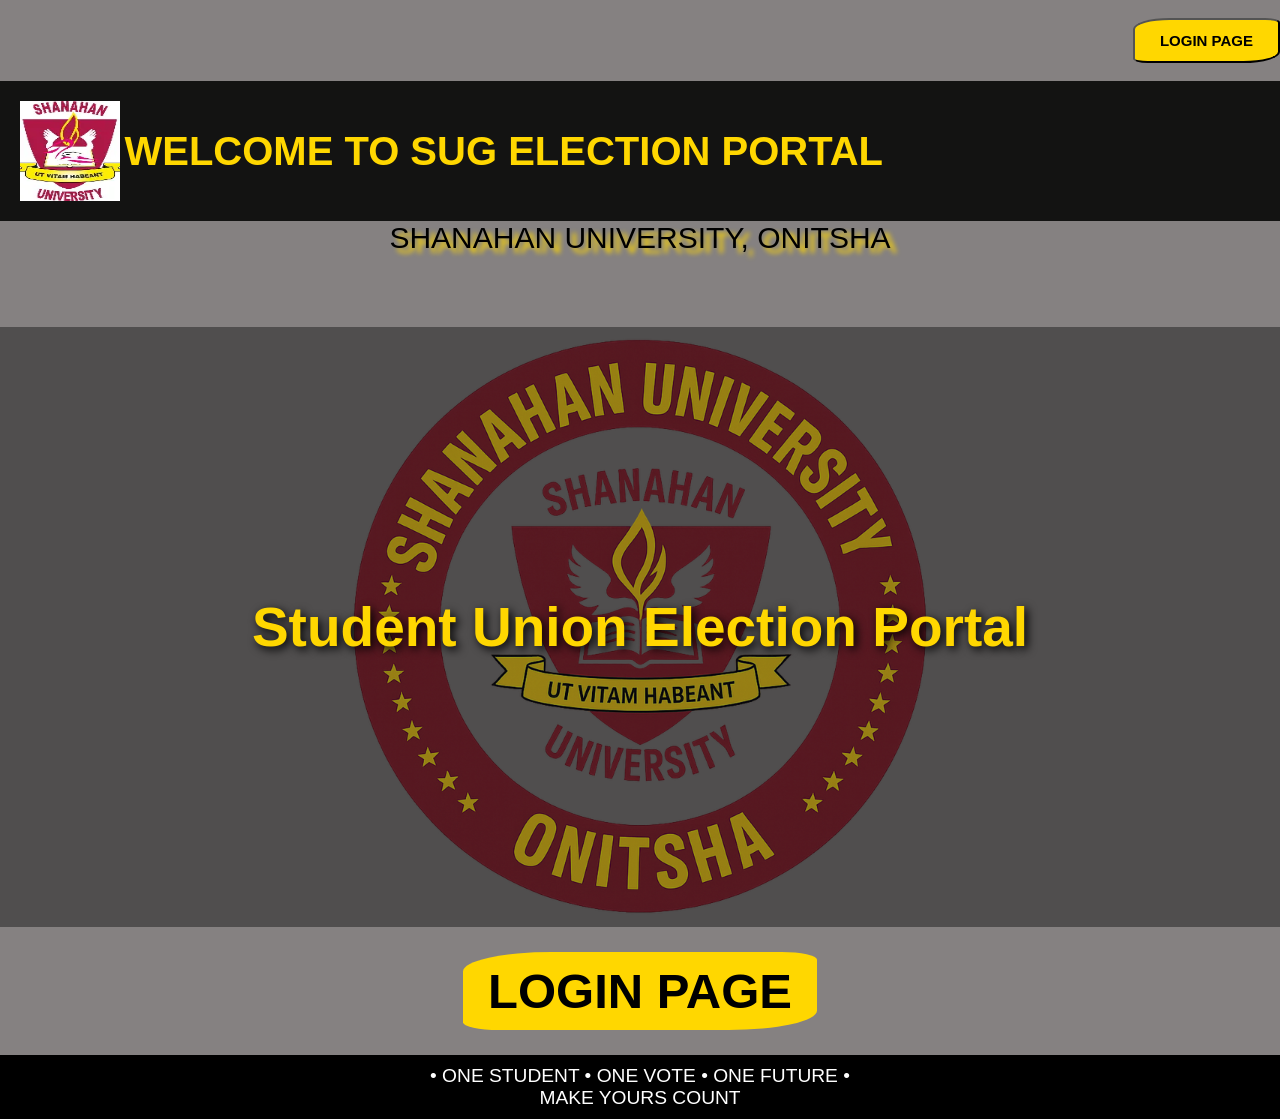
<file: welcome.html>
<!DOCTYPE html>
<html lang="en">
<head>
    <meta charset="UTF-8">
    <meta name="viewport" content="width=device-width, initial-scale=1.0">
    <title>welcome page</title>
</head>
<style>
    body{
        background-color: rgb(133, 129, 129);  
    }
button{
    background-color: gold;
     color: black;
        padding: 12px 25px;
        border-radius: 25% 10%;
        font-size: 15px;
        font-weight: bolder;
        cursor: pointer;
        size: 30px;
}
button2{
    background-color: gold;
     color: black;
        padding: 12px 25px;
        border-radius: 25% 10%;
        font-size: 49px;
        font-weight: bolder;
        cursor: pointer;
        size: 50px;
}
    .header{
    display: flex;
    align-items: center;
    background-color: rgb(19,19,18);
    padding: 20px;
}

img{
    width: 100px;
    height: 100px;
}

.scroll{
    overflow: hidden;
    white-space: nowrap;
    flex: 1;
}

.scroll p{
    display: inline-block;
    color: gold;
    font-size: 40px;
    font-weight: bold;

    animation: slide 12s linear infinite;
}

@keyframes slide{

    from{
        transform: translateX(100%);
    }

    to{
        transform: translateX(-100%);
    }

}
.a{
    color: black;
    text-shadow: 6px 5px 5px gold;
    font-size: 30px;
}


*{
    margin:0;
    padding:0;
    box-sizing:border-box;
}

body{
    font-family:Arial, Helvetica, sans-serif;
}

.banner{
    position:relative;
    width:100%;
    height:600px;
    overflow:hidden;
    
}

.banner img{
    width:100%;
    height:100%;
    object-fit:contain;
    align-items: center;
}

.overlay{
    position:absolute;
    top:0;
    left:0;
    width: 100%;
     height:100%;
    background:rgba(0,0,0,0.4);

    display:flex;
    justify-content:center;
    align-items:center;
}

#text{
    color:gold;
    font-size:55px;
    text-align:center;
    text-shadow:3px 3px 10px black;
    transition:opacity 1s ease;
    opacity:1;
    padding:20px;
}
.footer{
    background-color: black;
    padding: 10px;
    color: white;
    font-size: larger;
}
</style>

<body>
    <!-- this is for the login button code--><br>
   <p align="right"> 
    <button onclick="window.location.href='login.html'">
          LOGIN PAGE
    </button>
</p> <br>
<!--this is for the header border-->
    <div class="header">
        <img src="sug logo.webp">&nbsp;
    <div class="scroll">
        <p> WELCOME TO SUG ELECTION PORTAL</p>
    </div>
</div>

<div class="a"><p align="center">SHANAHAN UNIVERSITY, ONITSHA</p></div><br><br><br><br>

<!--this is for the animated banner-->
<div class="banner">

    <img src="SHANAHAN-ROUND-LOGO.png" alt="Background Image">

    <div class="overlay">

        <h1 id="text">
            Student Union Election Portal
        </h1>

    </div>

</div><br><br>

    <p align="center"> 
    <button2 onclick="window.location.href='login.html'">
          LOGIN PAGE
    </button>
</p> <br><br>

        <div class="footer">
<p align="center">
    •	ONE STUDENT
    •	 ONE VOTE 
    •	ONE FUTURE •

    <br> MAKE YOURS COUNT</p>
        </div>

<script>
    const messages = [
    "Student Union Election Portal",
    "Your Voice. Your Vote. Your Future.",
    "Secure • Transparent • Trusted.",
    "Every Vote Counts.",
    "Together We Shape Student Leadership."
];

let current = 0;

const text = document.getElementById("text");

setInterval(function(){

    text.style.opacity = "0";

    setTimeout(function(){

        current++;

        if(current >= messages.length){
            current = 0;
        }

        text.textContent = messages[current];

        text.style.opacity = "1";

    },1000);

},3000);

</script>
</body>
</html>
</file>
<file: view-candidates.css>
/*=====================================
            GLOBAL STYLES
======================================*/

*{

    margin:0;

    padding:0;

    box-sizing:border-box;

    font-family:'Poppins',sans-serif;

}

body{

    background:#f5f6fa;

    color:#333;

    overflow-x:hidden;

}

/*=====================================
            SIDEBAR
======================================*/

.sidebar{

    position:fixed;

    top:0;

    left:0;

    width:270px;

    height:100vh;

    background:#800000;

    color:#fff;

    overflow-y:auto;

    z-index:1000;

}

.sidebar-header{

    padding:25px;

    text-align:center;

    position:relative;

}

.logo{

    width:80px;

    margin-bottom:10px;

}

.sidebar-header h2{

    font-size:22px;

    font-weight:600;

}

.sidebar ul{

    list-style:none;

    margin-top:20px;

}

.sidebar ul li{

    margin:10px 15px;

}

.sidebar ul li a{

    display:flex;

    align-items:center;

    gap:15px;

    color:#fff;

    text-decoration:none;

    padding:14px;

    border-radius:10px;

    transition:.3s;

}

.sidebar ul li a:hover,

.sidebar ul li a.active{

    background:#FFD700;

    color:#800000;

}

.sidebar ul li a i{

    width:20px;

    text-align:center;

}

/*=====================================
        MOBILE MENU
======================================*/

.menu-btn{

    display:none;

    position:fixed;

    top:20px;

    left:20px;

    width:45px;

    height:45px;

    border:none;

    background:#800000;

    color:#fff;

    border-radius:10px;

    cursor:pointer;

    z-index:1200;

    font-size:20px;

}

.close-menu{

    display:none;

    position:absolute;

    top:20px;

    right:20px;

    border:none;

    background:none;

    color:#fff;

    cursor:pointer;

    font-size:22px;

}

/*=====================================
            MAIN CONTENT
======================================*/

.main-content{

    margin-left:270px;

    padding:35px;

}

/*=====================================
            TOP BAR
======================================*/

.topbar{

    display:flex;

    justify-content:space-between;

    align-items:center;

    margin-bottom:30px;

}

.topbar h1{

    color:#800000;

    font-size:30px;

}

.notification{

    position:relative;

    width:50px;

    height:50px;

    border-radius:50%;

    background:#fff;

    display:flex;

    justify-content:center;

    align-items:center;

    color:#800000;

    text-decoration:none;

    font-size:20px;

    box-shadow:0 5px 15px rgba(0,0,0,.08);

}

.notification span{

    position:absolute;

    top:-5px;

    right:-5px;

    width:20px;

    height:20px;

    background:red;

    color:#fff;

    border-radius:50%;

    display:flex;

    justify-content:center;

    align-items:center;

    font-size:11px;

}

/*=====================================
        SEARCH & FILTER
======================================*/

.top-controls{

    display:flex;

    justify-content:space-between;

    gap:20px;

    margin-bottom:30px;

    flex-wrap:wrap;

}

.search-box{

    flex:1;

    position:relative;

}

.search-box i{

    position:absolute;

    top:50%;

    left:18px;

    transform:translateY(-50%);

    color:#666;

}

.search-box input{

    width:100%;

    padding:15px 20px 15px 50px;

    border:none;

    border-radius:12px;

    outline:none;

    box-shadow:0 5px 15px rgba(0,0,0,.08);

}

.filter-box select{

    padding:15px 20px;

    border:none;

    border-radius:12px;

    outline:none;

    cursor:pointer;

    background:#fff;

    box-shadow:0 5px 15px rgba(0,0,0,.08);

}
/*=====================================
        CANDIDATE SECTIONS
======================================*/

.candidate-section{

    background:#fff;

    border-radius:18px;

    margin-bottom:25px;

    overflow:hidden;

    box-shadow:0 8px 20px rgba(0,0,0,.08);

}

.section-header{

    display:flex;

    justify-content:space-between;

    align-items:center;

    padding:20px 25px;

    background:#800000;

    color:#fff;

    cursor:pointer;

    transition:.3s;

}

.section-header:hover{

    background:#6d0000;

}

.section-header h2{

    display:flex;

    align-items:center;

    gap:12px;

    font-size:22px;

}

.toggle-icon{

    transition:.3s;

    font-size:18px;

}

.toggle-icon.rotate{

    transform:rotate(180deg);

}

/*=====================================
        CANDIDATE GRID
======================================*/

.candidate-grid{

    display:none;

    grid-template-columns:
    repeat(auto-fit,minmax(320px,1fr));

    gap:25px;

    padding:25px;

}

.candidate-grid.active{

    display:grid;

}

/*=====================================
        CANDIDATE CARD
======================================*/

.candidate-card{

    background:#fff;

    border-radius:18px;

    overflow:hidden;

    box-shadow:0 6px 18px rgba(0,0,0,.08);

    transition:.35s;

    border:2px solid transparent;

}

.candidate-card:hover{

    transform:translateY(-8px);

    border-color:#FFD700;

}

/*=====================================
      CANDIDATE IMAGE
======================================*/

.candidate-card img{

    width:100%;

    height:260px;

    object-fit:scale-down;

}

/*=====================================
        CARD CONTENT
======================================*/

.candidate-info{

    padding:22px;

}

.candidate-info h3{

    color:#800000;

    margin-bottom:18px;

    font-size:24px;

}

.candidate-info p{

    display:flex;

    align-items:center;

    gap:10px;

    margin-bottom:12px;

    color:#555;

    font-size:15px;

    line-height:1.6;

}

.candidate-info p i{

    color:#800000;

    width:18px;

    text-align:center;

}

/*=====================================
      CAMPAIGN SLOGAN
======================================*/

.campaign-line{

    background:#FFF8DC;

    border-left:5px solid #FFD700;

    padding:15px;

    margin:20px 0;

    border-radius:10px;

    font-style:italic;

    color:#666;

    line-height:1.6;

}

/*=====================================
      PROFILE BUTTON
======================================*/

.profile-btn{

    width:100%;

    padding:15px;

    border:none;

    border-radius:10px;

    background:#800000;

    color:#fff;

    cursor:pointer;

    font-size:16px;

    font-weight:600;

    transition:.3s;

}

.profile-btn:hover{

    background:#FFD700;

    color:#800000;

}

/*=====================================
      CARD ANIMATION
======================================*/

.candidate-card{

    animation:fadeUp .5s ease;

}

@keyframes fadeUp{

    from{

        opacity:0;

        transform:translateY(20px);

    }

    to{

        opacity:1;

        transform:translateY(0);

    }

}
/*=====================================
        NO RESULT
======================================*/

.no-result{

    background:#fff;

    padding:50px 30px;

    border-radius:18px;

    text-align:center;

    margin-top:30px;

    box-shadow:0 8px 20px rgba(0,0,0,.08);

}

.no-result i{

    font-size:60px;

    color:#800000;

    margin-bottom:20px;

}

.no-result h2{

    color:#800000;

    margin-bottom:10px;

}

.no-result p{

    color:#666;

    font-size:15px;

}

/*=====================================
            FOOTER
======================================*/

footer{

    margin-left:270px;

    background:#800000;

    color:#fff;

    text-align:center;

    padding:20px;

    margin-top:40px;

}

footer p{

    margin:6px 0;

    font-size:14px;

}


::-webkit-scrollbar{

    width:8px;

}

::-webkit-scrollbar-thumb{

    background:#8B0000;

    border-radius:20px;

}

::-webkit-scrollbar-track{

    background:#f2f2f2;

}


.candidate-section{

   animation:fadeIn .7s ease;

   animation-delay: 0.5s ease-in;

}

@keyframes fadeIn{

    from{

        opacity:0;

        transform:translateY(50px);

    }

    to{

        opacity:1;

        transform:translateY(0);

    }

}

/*=====================================
        RESPONSIVE
======================================*/

@media(max-width:992px){

    .sidebar{

        left:-270px;

        transition:.35s;

    }

    .sidebar.active{

        left:0;

    }

    .menu-btn{

        display:block;

    }

    .close-menu{

        display:block;

    }

    .main-content{

        margin-left:0;

        padding:20px;

    }

    footer{

        margin-left:0;

    }

    .topbar{

        margin-top:60px;

    }

}

/*=====================================
          TABLETS
======================================*/

@media(max-width:768px){

    .topbar{

        flex-direction:column;

        align-items:flex-start;

        gap:20px;

    }

    .top-controls{

        flex-direction:column;

    }

    .search-box{

        width:100%;

    }

    .filter-box{

        width:100%;

    }

    .filter-box select{

        width:100%;

    }

    .candidate-grid{

        grid-template-columns:1fr;

    }

}

/*=====================================
        SMALL PHONES
======================================*/

@media(max-width:480px){

    .candidate-card img{

        height:220px;

    }

    .candidate-info{

        padding:16px;

    }

    .candidate-info h3{

        font-size:20px;

    }

    .candidate-info p{

        font-size:14px;

    }

    .campaign-line{

        font-size:14px;

    }

    .profile-btn{

        font-size:15px;

        padding:14px;

    }

    .section-header{

        padding:16px;

    }

    .section-header h2{

        font-size:18px;

    }

    .notification{

        width:45px;

        height:45px;

    }

}
</file>
